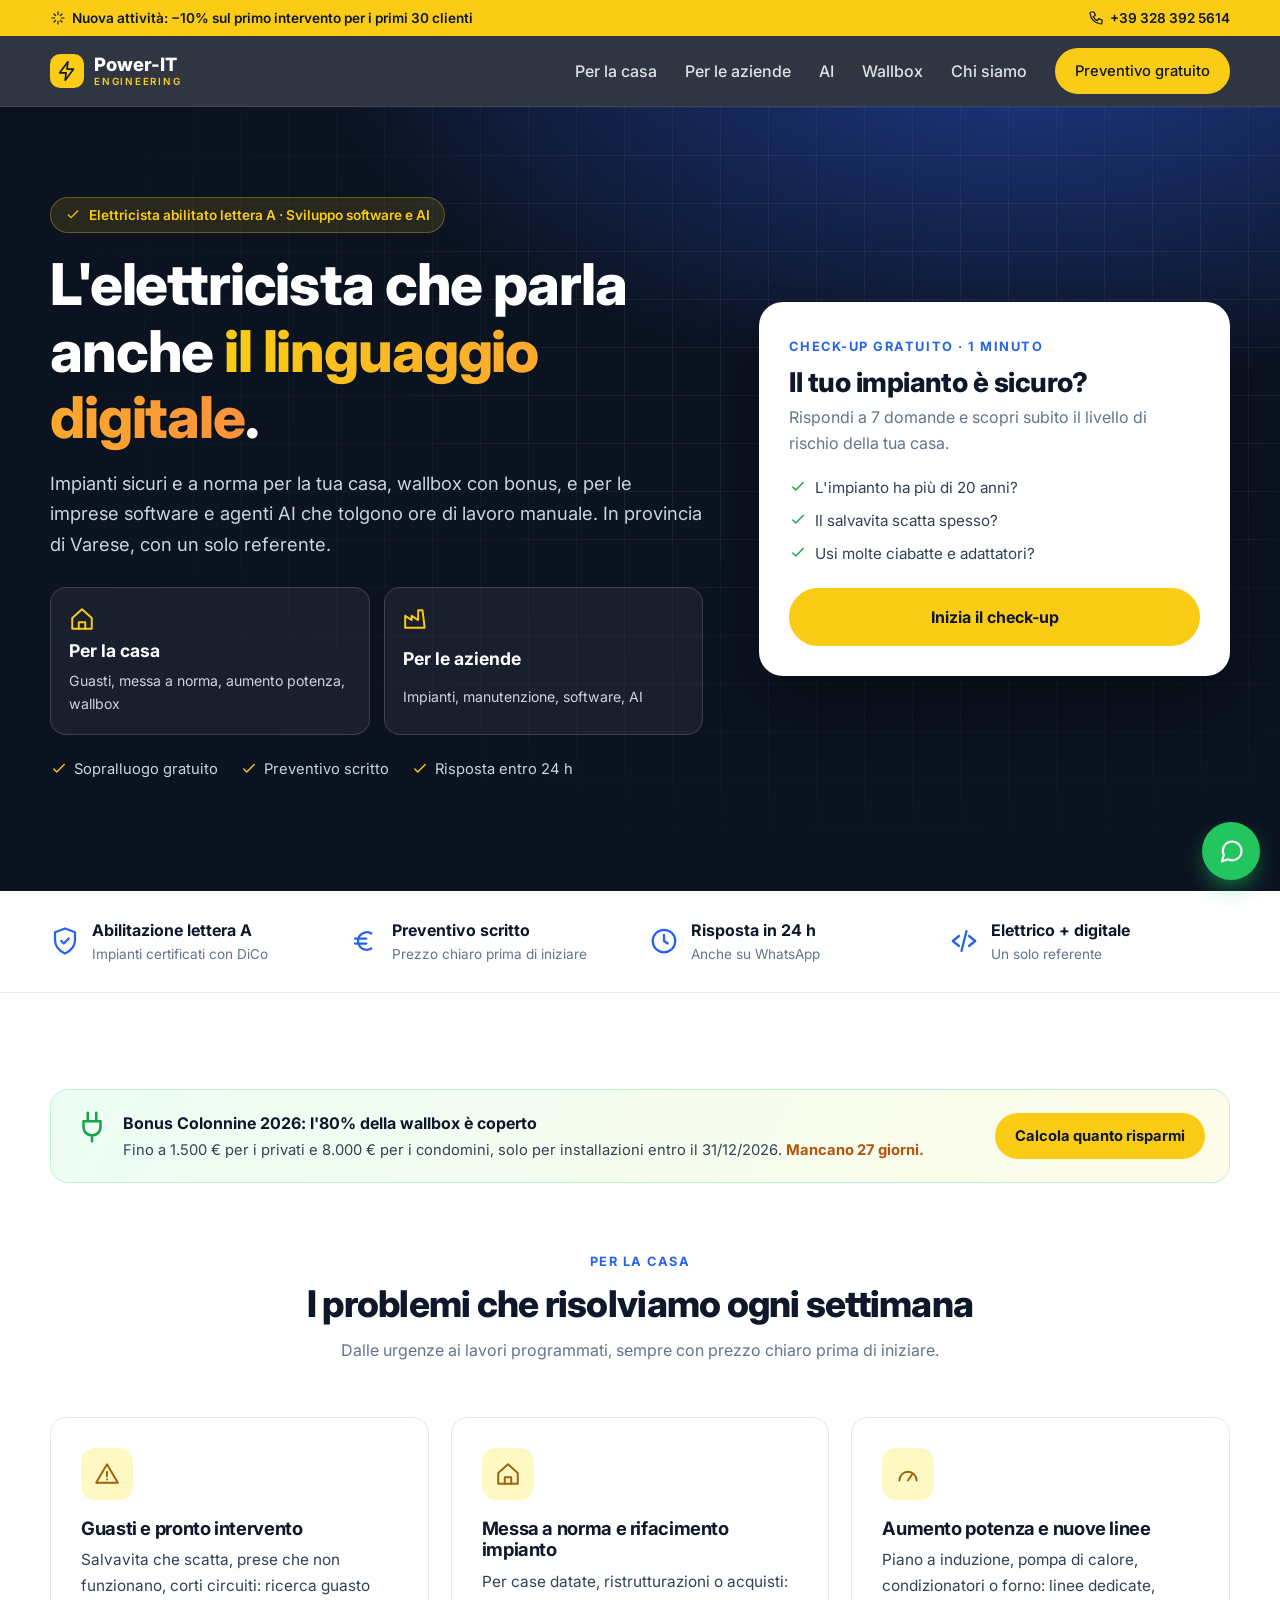
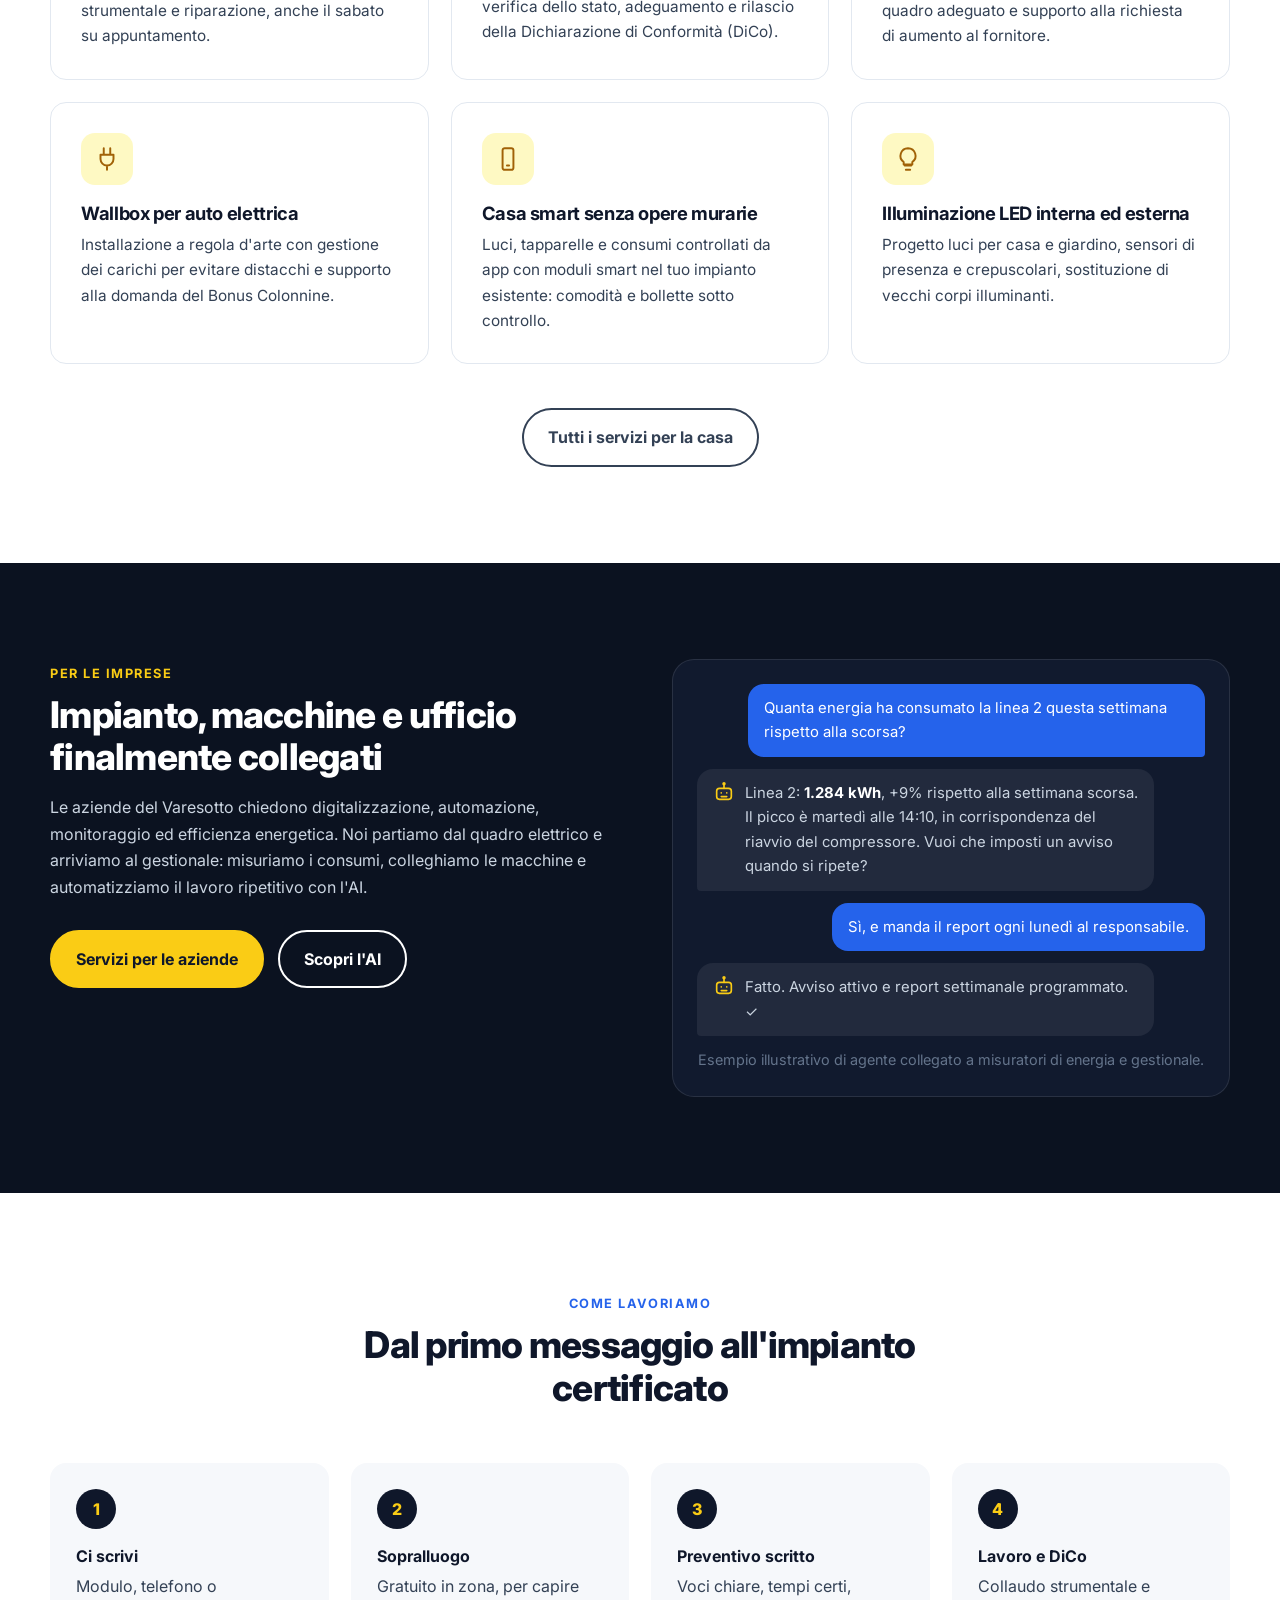
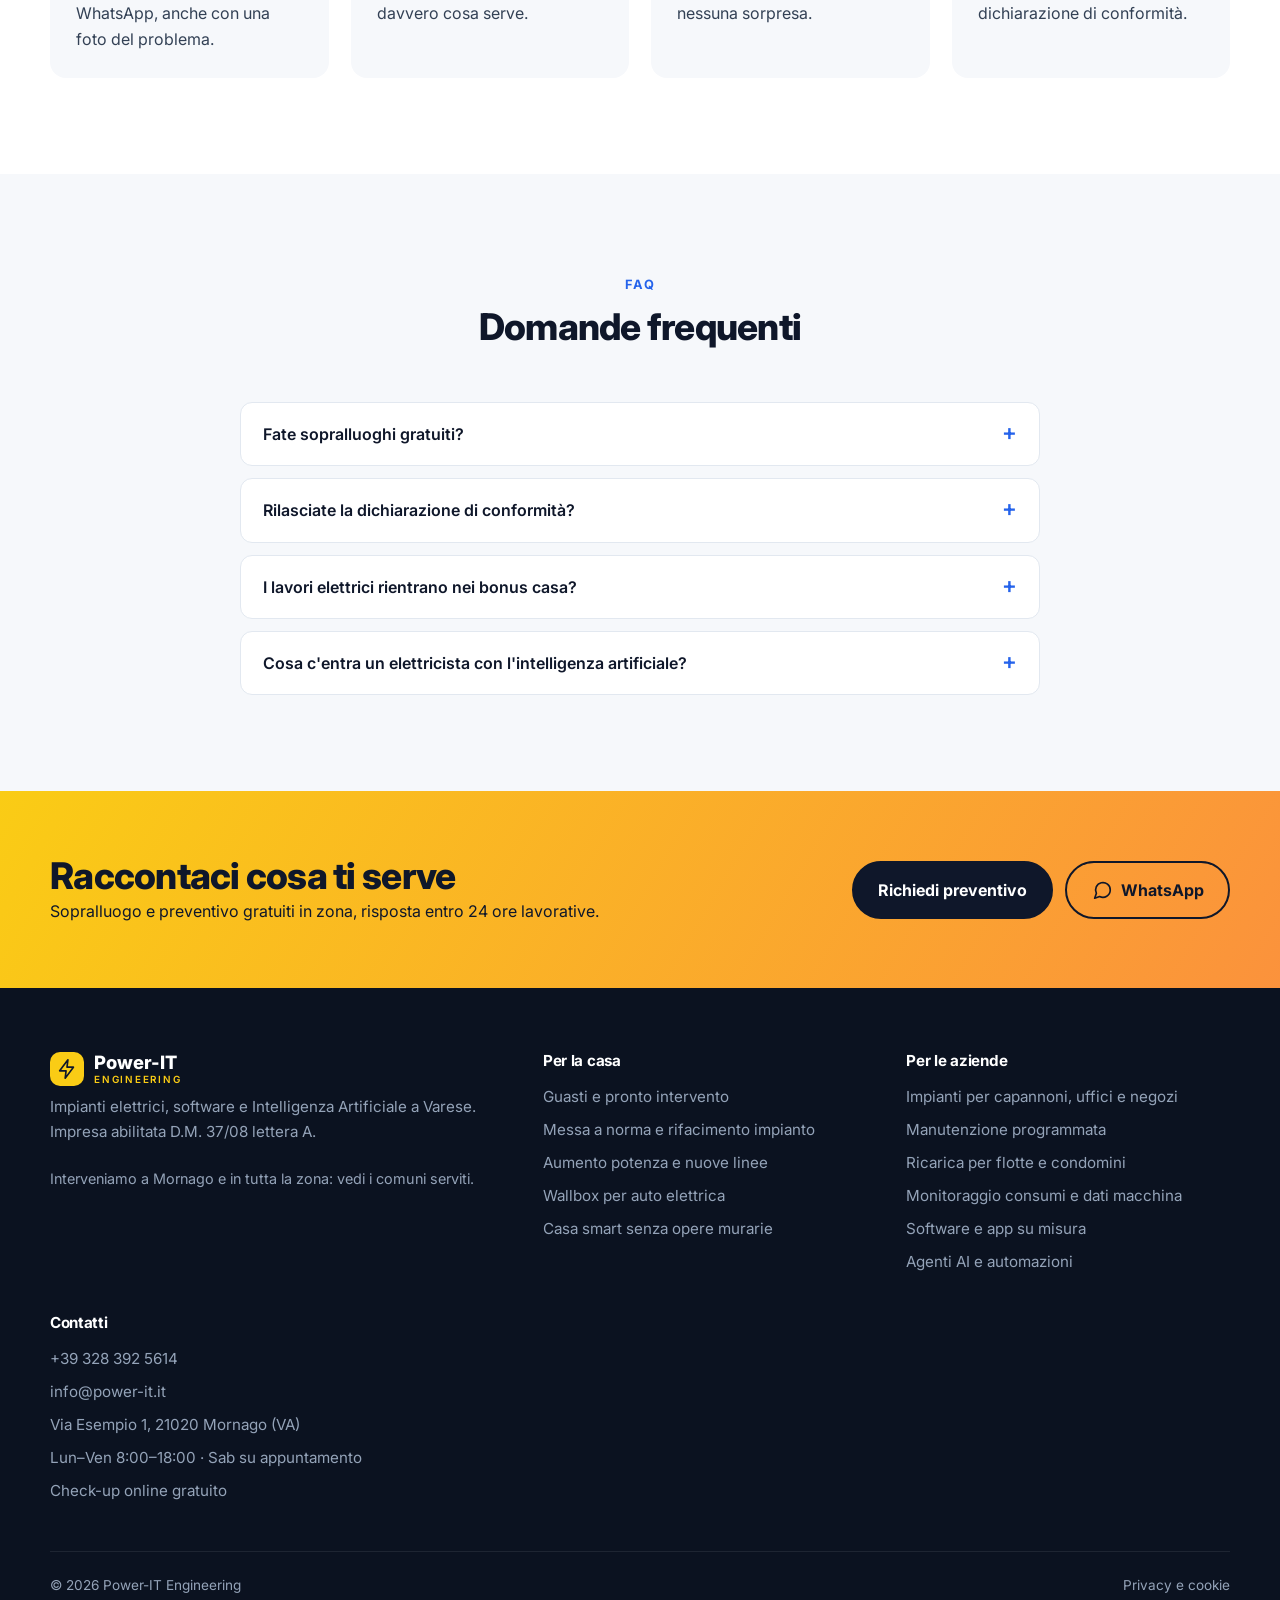
<file: index.html>
<!doctype html>
<html lang="it">
<head>
<meta charset="utf-8">
<meta name="viewport" content="width=device-width, initial-scale=1">
<title>Elettricista a Mornago e Varese – Impianti, wallbox, software e AI | Power-IT</title>
<meta name="description" content="Elettricista abilitato a Mornago (VA): guasti, messa a norma, aumento potenza, wallbox con Bonus Colonnine, cancelli automatici. Per le aziende software e agenti AI. Sopralluogo gratuito.">
<link rel="canonical" href="https://pasquale89-cmd.github.io/">
<meta name="robots" content="index, follow">
<meta name="theme-color" content="#0b1220">
<meta property="og:type" content="website"><meta property="og:locale" content="it_IT">
<meta property="og:site_name" content="Power-IT Engineering"><meta property="og:title" content="Elettricista a Mornago e Varese – Impianti, wallbox, software e AI | Power-IT">
<meta property="og:description" content="Elettricista abilitato a Mornago (VA): guasti, messa a norma, aumento potenza, wallbox con Bonus Colonnine, cancelli automatici. Per le aziende software e agenti AI. Sopralluogo gratuito."><meta property="og:url" content="https://pasquale89-cmd.github.io/">
<meta property="og:image" content="https://pasquale89-cmd.github.io/assets/og.png"><meta name="twitter:card" content="summary_large_image">
<link rel="icon" href="assets/favicon.svg" type="image/svg+xml"><link rel="manifest" href="site.webmanifest">
<link rel="preconnect" href="https://fonts.googleapis.com"><link rel="preconnect" href="https://fonts.gstatic.com" crossorigin>
<link href="https://fonts.googleapis.com/css2?family=Inter:wght@400;500;600;700;800&display=swap" rel="stylesheet">
<link rel="stylesheet" href="assets/style.css">
<script type="application/ld+json">{"@context": "https://schema.org", "@type": ["Electrician", "ProfessionalService"], "name": "Power-IT Engineering", "description": "Impianti elettrici, software e Intelligenza Artificiale a Varese", "url": "https://pasquale89-cmd.github.io", "telephone": "+39 328 392 5614", "email": "info@power-it.it", "image": "https://pasquale89-cmd.github.io/assets/og.png", "priceRange": "€€", "address": {"@type": "PostalAddress", "streetAddress": "Via Esempio 1", "postalCode": "21020", "addressLocality": "Mornago", "addressRegion": "VA", "addressCountry": "IT"}, "areaServed": [{"@type": "City", "name": "Mornago"}, {"@type": "City", "name": "Varese"}, {"@type": "City", "name": "Gallarate"}, {"@type": "City", "name": "Somma Lombardo"}, {"@type": "City", "name": "Sesto Calende"}, {"@type": "City", "name": "Vergiate"}, {"@type": "City", "name": "Arsago Seprio"}, {"@type": "City", "name": "Casorate Sempione"}, {"@type": "City", "name": "Cardano al Campo"}, {"@type": "City", "name": "Besnate"}, {"@type": "City", "name": "Crosio della Valle"}, {"@type": "City", "name": "Sumirago"}, {"@type": "City", "name": "Azzate"}, {"@type": "City", "name": "Castronno"}, {"@type": "City", "name": "Jerago con Orago"}, {"@type": "City", "name": "Cavaria con Premezzo"}, {"@type": "City", "name": "Oggiona con Santo Stefano"}, {"@type": "City", "name": "Busto Arsizio"}, {"@type": "City", "name": "Golasecca"}, {"@type": "City", "name": "Vizzola Ticino"}, {"@type": "City", "name": "Mercallo"}, {"@type": "City", "name": "Comabbio"}, {"@type": "City", "name": "Ternate"}, {"@type": "City", "name": "Travedona-Monate"}], "openingHoursSpecification": [{"@type": "OpeningHoursSpecification", "dayOfWeek": ["Monday", "Tuesday", "Wednesday", "Thursday", "Friday"], "opens": "08:00", "closes": "18:00"}], "hasOfferCatalog": {"@type": "OfferCatalog", "name": "Servizi", "itemListElement": [{"@type": "Offer", "itemOffered": {"@type": "Service", "name": "Guasti e pronto intervento", "description": "Salvavita che scatta, prese che non funzionano, corti circuiti: ricerca guasto strumentale e riparazione, anche il sabato su appuntamento."}}, {"@type": "Offer", "itemOffered": {"@type": "Service", "name": "Messa a norma e rifacimento impianto", "description": "Per case datate, ristrutturazioni o acquisti: verifica dello stato, adeguamento e rilascio della Dichiarazione di Conformità (DiCo)."}}, {"@type": "Offer", "itemOffered": {"@type": "Service", "name": "Aumento potenza e nuove linee", "description": "Piano a induzione, pompa di calore, condizionatori o forno: linee dedicate, quadro adeguato e supporto alla richiesta di aumento al fornitore."}}, {"@type": "Offer", "itemOffered": {"@type": "Service", "name": "Wallbox per auto elettrica", "description": "Installazione a regola d'arte con gestione dei carichi per evitare distacchi e supporto alla domanda del Bonus Colonnine."}}, {"@type": "Offer", "itemOffered": {"@type": "Service", "name": "Casa smart senza opere murarie", "description": "Luci, tapparelle e consumi controllati da app con moduli smart nel tuo impianto esistente: comodità e bollette sotto controllo."}}, {"@type": "Offer", "itemOffered": {"@type": "Service", "name": "Illuminazione LED interna ed esterna", "description": "Progetto luci per casa e giardino, sensori di presenza e crepuscolari, sostituzione di vecchi corpi illuminanti."}}, {"@type": "Offer", "itemOffered": {"@type": "Service", "name": "Cancelli e basculanti automatici", "description": "Motorizzazione, riparazione e messa in sicurezza di cancelli, box e barriere, con apertura da smartphone."}}, {"@type": "Offer", "itemOffered": {"@type": "Service", "name": "Check-up sicurezza impianto", "description": "Controllo di differenziali, impianto di terra, quadro e prese con misure strumentali e relazione chiara su cosa fare (e cosa no)."}}, {"@type": "Offer", "itemOffered": {"@type": "Service", "name": "Impianti per capannoni, uffici e negozi", "description": "Forza motrice, quadri elettrici, illuminazione LED industriale e adeguamenti per nuove macchine o nuovi layout produttivi."}}, {"@type": "Offer", "itemOffered": {"@type": "Service", "name": "Manutenzione programmata", "description": "Contratti di manutenzione elettrica con interventi pianificati e preparazione alle verifiche periodiche: meno fermi, meno sorprese."}}, {"@type": "Offer", "itemOffered": {"@type": "Service", "name": "Ricarica per flotte e condomini", "description": "Infrastrutture di ricarica per dipendenti, clienti e flotte aziendali; impianti condominiali con ripartizione dei consumi."}}, {"@type": "Offer", "itemOffered": {"@type": "Service", "name": "Monitoraggio consumi e dati macchina", "description": "Misuratori e sensori IoT sul quadro e sulle macchine, cruscotti online e allarmi: sai dove va ogni kWh e quando una macchina si ferma."}}, {"@type": "Offer", "itemOffered": {"@type": "Service", "name": "Software e app su misura", "description": "Gestionali, app per tecnici in campo, portali clienti e integrazioni tra programmi: costruiti sui tuoi processi, non il contrario."}}, {"@type": "Offer", "itemOffered": {"@type": "Service", "name": "Agenti AI e automazioni", "description": "Assistenti che leggono ordini, DDT e fatture, rispondono alle richieste ricorrenti e aggiornano il gestionale al posto tuo."}}]}}</script>
<script>window.CFG={"prezzi": {"wallbox": {"3.7": [550, 800], "7.4": [700, 1100], "11": [900, 1400], "22": [1100, 1700]}, "posa_base": [350, 600], "metro_extra": [15, 25], "linea_dedicata": [150, 300], "gestione_carichi": [120, 250], "condominio_extra": [800, 1800], "bonus_pct": 80, "cap_privato": 1500, "cap_condominio": 8000}, "fineBonus": "2026-12-31", "wa": "393283925614"}</script>
<script type="application/ld+json">{"@context": "https://schema.org", "@type": "FAQPage", "mainEntity": [{"@type": "Question", "name": "Fate sopralluoghi gratuiti?", "acceptedAnswer": {"@type": "Answer", "text": "Sì, a Mornago e nei comuni della zona il sopralluogo per il preventivo è gratuito e senza impegno."}}, {"@type": "Question", "name": "Rilasciate la dichiarazione di conformità?", "acceptedAnswer": {"@type": "Answer", "text": "Sì: per ogni impianto realizzato, ampliato o modificato rilasciamo la DiCo ai sensi del D.M. 37/08, necessaria anche per bonus fiscali e pratiche con il fornitore di energia."}}, {"@type": "Question", "name": "I lavori elettrici rientrano nei bonus casa?", "acceptedAnswer": {"@type": "Answer", "text": "Il rifacimento e la messa a norma dell'impianto possono rientrare nella detrazione per ristrutturazione (per il 2026 il 50% sull'abitazione principale e il 36% sulle altre). Ti forniamo fattura e documentazione corrette; la verifica dei requisiti spetta al tuo commercialista o CAF."}}, {"@type": "Question", "name": "Cosa c'entra un elettricista con l'intelligenza artificiale?", "acceptedAnswer": {"@type": "Answer", "text": "Oggi impianti, macchine e uffici producono dati e vivono di software. Unire le due competenze permette di collegare consumi, macchinari e gestionale, e di automatizzare il lavoro d'ufficio, con un unico interlocutore."}}]}</script>
</head>
<body>
<a class="skip" href="#main">Vai al contenuto</a>
<div class="topbar"><div class="wrap topbar-in"><span><svg class="ic" viewBox="0 0 24 24" fill="none" stroke="currentColor" stroke-width="1.8" stroke-linecap="round" stroke-linejoin="round" aria-hidden="true"><path d="M12 3v4M12 17v4M3 12h4M17 12h4M6 6l2.5 2.5M15.5 15.5 18 18M6 18l2.5-2.5M15.5 8.5 18 6"/></svg> Nuova attività: −10% sul primo intervento per i primi 30 clienti</span><a href="tel:+393283925614"><svg class="ic" viewBox="0 0 24 24" fill="none" stroke="currentColor" stroke-width="1.8" stroke-linecap="round" stroke-linejoin="round" aria-hidden="true"><path d="M5 3h4l2 5-3 2a12 12 0 0 0 6 6l2-3 5 2v4a2 2 0 0 1-2 2A18 18 0 0 1 3 5a2 2 0 0 1 2-2z"/></svg> +39 328 392 5614</a></div></div>
<header class="hdr">
 <div class="wrap hdr-in">
  <a class="logo" href="index.html" aria-label="Power-IT Engineering – home"><svg class="logo-ic" viewBox="0 0 24 24" fill="none" stroke="currentColor" stroke-width="1.8" stroke-linecap="round" stroke-linejoin="round" aria-hidden="true"><path d="M13 2 4 14h7l-1 8 9-12h-7z"/></svg><span>Power-IT<small>Engineering</small></span></a>
  <button class="burger" aria-label="Menu" aria-expanded="false" aria-controls="nav"><span></span><span></span><span></span></button>
  <nav id="nav" class="nav"><a href="privati.html">Per la casa</a><a href="aziende.html">Per le aziende</a><a href="intelligenza-artificiale.html">AI</a><a href="wallbox.html">Wallbox</a><a href="chi-siamo.html">Chi siamo</a><a class="btn btn-sm" href="contatti.html">Preventivo gratuito</a></nav>
 </div>
</header>
<main id="main">

<section class="hero">
 <div class="hero-grid" aria-hidden="true"></div>
 <div class="wrap hero-in">
  <div class="hero-txt">
   <span class="pill"><svg class="ic" viewBox="0 0 24 24" fill="none" stroke="currentColor" stroke-width="1.8" stroke-linecap="round" stroke-linejoin="round" aria-hidden="true"><path d="m5 12 4 4 10-10"/></svg> Elettricista abilitato lettera A · Sviluppo software e AI</span>
   <h1>L'elettricista che parla anche <span class="hl">il linguaggio digitale</span>.</h1>
   <p class="lead">Impianti sicuri e a norma per la tua casa, wallbox con bonus, e per le imprese software e agenti AI che tolgono ore di lavoro manuale. In provincia di Varese, con un solo referente.</p>
   <div class="aud">
    <a class="aud-card" href="privati.html"><svg class="ic" viewBox="0 0 24 24" fill="none" stroke="currentColor" stroke-width="1.8" stroke-linecap="round" stroke-linejoin="round" aria-hidden="true"><path d="M3 11 12 3l9 8v10H3z"/><path d="M9 21v-6h6v6"/></svg><b>Per la casa</b><span>Guasti, messa a norma, aumento potenza, wallbox</span></a>
    <a class="aud-card" href="aziende.html"><svg class="ic" viewBox="0 0 24 24" fill="none" stroke="currentColor" stroke-width="1.8" stroke-linecap="round" stroke-linejoin="round" aria-hidden="true"><path d="M2 20V9l6 4V9l6 4V4h4l2 16z"/></svg><b>Per le aziende</b><span>Impianti, manutenzione, software, AI</span></a>
   </div>
   <ul class="hero-ticks"><li><svg class="ic" viewBox="0 0 24 24" fill="none" stroke="currentColor" stroke-width="1.8" stroke-linecap="round" stroke-linejoin="round" aria-hidden="true"><path d="m5 12 4 4 10-10"/></svg> Sopralluogo gratuito</li><li><svg class="ic" viewBox="0 0 24 24" fill="none" stroke="currentColor" stroke-width="1.8" stroke-linecap="round" stroke-linejoin="round" aria-hidden="true"><path d="m5 12 4 4 10-10"/></svg> Preventivo scritto</li><li><svg class="ic" viewBox="0 0 24 24" fill="none" stroke="currentColor" stroke-width="1.8" stroke-linecap="round" stroke-linejoin="round" aria-hidden="true"><path d="m5 12 4 4 10-10"/></svg> Risposta entro 24 h</li></ul>
  </div>
  <div class="hero-quiz reveal">
   <span class="eyebrow">Check-up gratuito · 1 minuto</span>
   <h2>Il tuo impianto è sicuro?</h2>
   <p class="muted">Rispondi a 7 domande e scopri subito il livello di rischio della tua casa.</p>
   <ul class="mini-q"><li><svg class="ic" viewBox="0 0 24 24" fill="none" stroke="currentColor" stroke-width="1.8" stroke-linecap="round" stroke-linejoin="round" aria-hidden="true"><path d="m5 12 4 4 10-10"/></svg> L'impianto ha più di 20 anni?</li><li><svg class="ic" viewBox="0 0 24 24" fill="none" stroke="currentColor" stroke-width="1.8" stroke-linecap="round" stroke-linejoin="round" aria-hidden="true"><path d="m5 12 4 4 10-10"/></svg> Il salvavita scatta spesso?</li><li><svg class="ic" viewBox="0 0 24 24" fill="none" stroke="currentColor" stroke-width="1.8" stroke-linecap="round" stroke-linejoin="round" aria-hidden="true"><path d="m5 12 4 4 10-10"/></svg> Usi molte ciabatte e adattatori?</li></ul>
   <a class="btn btn-full" href="check-up.html">Inizia il check-up</a>
  </div>
 </div>
</section>
<section class="trust"><div class="wrap trust-in">
 <div><svg class="ic" viewBox="0 0 24 24" fill="none" stroke="currentColor" stroke-width="1.8" stroke-linecap="round" stroke-linejoin="round" aria-hidden="true"><path d="M12 2 4 5v6c0 5 3.5 9 8 11 4.5-2 8-6 8-11V5z"/><path d="m9 12 2 2 4-4"/></svg><b>Abilitazione lettera A</b><span>Impianti certificati con DiCo</span></div>
 <div><svg class="ic" viewBox="0 0 24 24" fill="none" stroke="currentColor" stroke-width="1.8" stroke-linecap="round" stroke-linejoin="round" aria-hidden="true"><path d="M17 6a7 7 0 1 0 0 12M4 10h9M4 14h9"/></svg><b>Preventivo scritto</b><span>Prezzo chiaro prima di iniziare</span></div>
 <div><svg class="ic" viewBox="0 0 24 24" fill="none" stroke="currentColor" stroke-width="1.8" stroke-linecap="round" stroke-linejoin="round" aria-hidden="true"><circle cx="12" cy="12" r="9"/><path d="M12 7v5l3 2"/></svg><b>Risposta in 24 h</b><span>Anche su WhatsApp</span></div>
 <div><svg class="ic" viewBox="0 0 24 24" fill="none" stroke="currentColor" stroke-width="1.8" stroke-linecap="round" stroke-linejoin="round" aria-hidden="true"><path d="m8 8-5 4 5 4M16 8l5 4-5 4M14 4l-4 16"/></svg><b>Elettrico + digitale</b><span>Un solo referente</span></div>
</div></section>
<section class="sec"><div class="wrap">
 <div class="bonus-banner reveal"><div><svg class="ic" viewBox="0 0 24 24" fill="none" stroke="currentColor" stroke-width="1.8" stroke-linecap="round" stroke-linejoin="round" aria-hidden="true"><path d="M9 2v6M15 2v6M6 8h12v4a6 6 0 0 1-12 0zM12 18v4"/></svg><div><b>Bonus Colonnine 2026: l'80% della wallbox è coperto</b>
<span>Fino a 1.500 € per i privati e 8.000 € per i condomini, solo per installazioni entro il 31/12/2026. <span class="countdown" data-until="2026-12-31"></span></span></div></div>
<a class="btn btn-sm" href="wallbox.html">Calcola quanto risparmi</a></div>
 <div class="sec-hd"><span class="eyebrow">Per la casa</span><h2>I problemi che risolviamo ogni settimana</h2><p>Dalle urgenze ai lavori programmati, sempre con prezzo chiaro prima di iniziare.</p></div>
 <div class="cards"><a class="card reveal" href="privati.html#guasto"><div class="card-ic"><svg class="ic" viewBox="0 0 24 24" fill="none" stroke="currentColor" stroke-width="1.8" stroke-linecap="round" stroke-linejoin="round" aria-hidden="true"><path d="M12 3 2 20h20z"/><path d="M12 10v4M12 17h.01"/></svg></div><h3>Guasti e pronto intervento</h3><p>Salvavita che scatta, prese che non funzionano, corti circuiti: ricerca guasto strumentale e riparazione, anche il sabato su appuntamento.</p></a><a class="card reveal" href="privati.html#adeguamento"><div class="card-ic"><svg class="ic" viewBox="0 0 24 24" fill="none" stroke="currentColor" stroke-width="1.8" stroke-linecap="round" stroke-linejoin="round" aria-hidden="true"><path d="M3 11 12 3l9 8v10H3z"/><path d="M9 21v-6h6v6"/></svg></div><h3>Messa a norma e rifacimento impianto</h3><p>Per case datate, ristrutturazioni o acquisti: verifica dello stato, adeguamento e rilascio della Dichiarazione di Conformità (DiCo).</p></a><a class="card reveal" href="privati.html#potenza"><div class="card-ic"><svg class="ic" viewBox="0 0 24 24" fill="none" stroke="currentColor" stroke-width="1.8" stroke-linecap="round" stroke-linejoin="round" aria-hidden="true"><path d="M4 18a8 8 0 1 1 16 0"/><path d="m12 18 4-6"/></svg></div><h3>Aumento potenza e nuove linee</h3><p>Piano a induzione, pompa di calore, condizionatori o forno: linee dedicate, quadro adeguato e supporto alla richiesta di aumento al fornitore.</p></a><a class="card reveal" href="privati.html#wallbox"><div class="card-ic"><svg class="ic" viewBox="0 0 24 24" fill="none" stroke="currentColor" stroke-width="1.8" stroke-linecap="round" stroke-linejoin="round" aria-hidden="true"><path d="M9 2v6M15 2v6M6 8h12v4a6 6 0 0 1-12 0zM12 18v4"/></svg></div><h3>Wallbox per auto elettrica</h3><p>Installazione a regola d'arte con gestione dei carichi per evitare distacchi e supporto alla domanda del Bonus Colonnine.</p></a><a class="card reveal" href="privati.html#smart"><div class="card-ic"><svg class="ic" viewBox="0 0 24 24" fill="none" stroke="currentColor" stroke-width="1.8" stroke-linecap="round" stroke-linejoin="round" aria-hidden="true"><rect x="7" y="2" width="10" height="20" rx="2"/><path d="M11 18h2"/></svg></div><h3>Casa smart senza opere murarie</h3><p>Luci, tapparelle e consumi controllati da app con moduli smart nel tuo impianto esistente: comodità e bollette sotto controllo.</p></a><a class="card reveal" href="privati.html#led"><div class="card-ic"><svg class="ic" viewBox="0 0 24 24" fill="none" stroke="currentColor" stroke-width="1.8" stroke-linecap="round" stroke-linejoin="round" aria-hidden="true"><path d="M9 18h6M10 22h4M12 2a7 7 0 0 0-4 12.7V17h8v-2.3A7 7 0 0 0 12 2z"/></svg></div><h3>Illuminazione LED interna ed esterna</h3><p>Progetto luci per casa e giardino, sensori di presenza e crepuscolari, sostituzione di vecchi corpi illuminanti.</p></a></div>
 <div class="center"><a class="btn btn-ghost" href="privati.html">Tutti i servizi per la casa</a></div>
</div></section>
<section class="sec sec-dark"><div class="wrap split">
 <div><span class="eyebrow">Per le imprese</span><h2>Impianto, macchine e ufficio finalmente collegati</h2>
  <p>Le aziende del Varesotto chiedono digitalizzazione, automazione, monitoraggio ed efficienza energetica. Noi partiamo dal quadro elettrico e arriviamo al gestionale: misuriamo i consumi, colleghiamo le macchine e automatizziamo il lavoro ripetitivo con l'AI.</p>
  <div class="hero-btns"><a class="btn" href="aziende.html">Servizi per le aziende</a><a class="btn btn-ghost" href="intelligenza-artificiale.html">Scopri l'AI</a></div></div>
 <div class="ai-demo reveal">
  <div class="ai-row user">Quanta energia ha consumato la linea 2 questa settimana rispetto alla scorsa?</div>
  <div class="ai-row bot"><svg class="ic" viewBox="0 0 24 24" fill="none" stroke="currentColor" stroke-width="1.8" stroke-linecap="round" stroke-linejoin="round" aria-hidden="true"><rect x="4" y="8" width="16" height="12" rx="3"/><path d="M12 8V4M9 13h.01M15 13h.01M9 17h6"/><circle cx="12" cy="3" r="1"/></svg><span>Linea 2: <b>1.284 kWh</b>, +9% rispetto alla settimana scorsa. Il picco è martedì alle 14:10, in corrispondenza del riavvio del compressore. Vuoi che imposti un avviso quando si ripete?</span></div>
  <div class="ai-row user">Sì, e manda il report ogni lunedì al responsabile.</div>
  <div class="ai-row bot"><svg class="ic" viewBox="0 0 24 24" fill="none" stroke="currentColor" stroke-width="1.8" stroke-linecap="round" stroke-linejoin="round" aria-hidden="true"><rect x="4" y="8" width="16" height="12" rx="3"/><path d="M12 8V4M9 13h.01M15 13h.01M9 17h6"/><circle cx="12" cy="3" r="1"/></svg><span>Fatto. Avviso attivo e report settimanale programmato. ✓</span></div>
  <p class="small muted center">Esempio illustrativo di agente collegato a misuratori di energia e gestionale.</p>
 </div>
</div></section>
<section class="sec"><div class="wrap">
 <div class="sec-hd"><span class="eyebrow">Come lavoriamo</span><h2>Dal primo messaggio all'impianto certificato</h2></div>
 <ol class="steps-h">
  <li><b>Ci scrivi</b><span>Modulo, telefono o WhatsApp, anche con una foto del problema.</span></li>
  <li><b>Sopralluogo</b><span>Gratuito in zona, per capire davvero cosa serve.</span></li>
  <li><b>Preventivo scritto</b><span>Voci chiare, tempi certi, nessuna sorpresa.</span></li>
  <li><b>Lavoro e DiCo</b><span>Collaudo strumentale e dichiarazione di conformità.</span></li>
 </ol>
</div></section>
<section class="sec sec-alt"><div class="wrap"><div class="sec-hd"><span class="eyebrow">FAQ</span><h2>Domande frequenti</h2></div><div class="faq"><details><summary>Fate sopralluoghi gratuiti?</summary><p>Sì, a Mornago e nei comuni della zona il sopralluogo per il preventivo è gratuito e senza impegno.</p></details><details><summary>Rilasciate la dichiarazione di conformità?</summary><p>Sì: per ogni impianto realizzato, ampliato o modificato rilasciamo la DiCo ai sensi del D.M. 37/08, necessaria anche per bonus fiscali e pratiche con il fornitore di energia.</p></details><details><summary>I lavori elettrici rientrano nei bonus casa?</summary><p>Il rifacimento e la messa a norma dell'impianto possono rientrare nella detrazione per ristrutturazione (per il 2026 il 50% sull'abitazione principale e il 36% sulle altre). Ti forniamo fattura e documentazione corrette; la verifica dei requisiti spetta al tuo commercialista o CAF.</p></details><details><summary>Cosa c'entra un elettricista con l'intelligenza artificiale?</summary><p>Oggi impianti, macchine e uffici producono dati e vivono di software. Unire le due competenze permette di collegare consumi, macchinari e gestionale, e di automatizzare il lavoro d'ufficio, con un unico interlocutore.</p></details></div></div></section>
<section class="cta"><div class="wrap cta-in"><div><h2>Raccontaci cosa ti serve</h2><p>Sopralluogo e preventivo gratuiti in zona, risposta entro 24 ore lavorative.</p></div>
<div class="cta-btns"><a class="btn" href="contatti.html">Richiedi preventivo</a>
<a class="btn btn-ghost" href="https://wa.me/393283925614" target="_blank" rel="noopener"><svg class="ic" viewBox="0 0 24 24" fill="none" stroke="currentColor" stroke-width="1.8" stroke-linecap="round" stroke-linejoin="round" aria-hidden="true"><path d="M21 12a8 8 0 0 1-11.6 7.1L4 21l1.9-5.4A8 8 0 1 1 21 12z"/></svg> WhatsApp</a></div></div></section>
</main>
<footer class="ftr">
 <div class="wrap ftr-grid">
  <div><a class="logo" href="index.html"><svg class="logo-ic" viewBox="0 0 24 24" fill="none" stroke="currentColor" stroke-width="1.8" stroke-linecap="round" stroke-linejoin="round" aria-hidden="true"><path d="M13 2 4 14h7l-1 8 9-12h-7z"/></svg><span>Power-IT<small>Engineering</small></span></a>
   <p class="muted">Impianti elettrici, software e Intelligenza Artificiale a Varese. Impresa abilitata D.M. 37/08 lettera A.</p>
   <p class="muted small">Interveniamo a Mornago e in tutta la zona: <a href="zone.html">vedi i comuni serviti</a>.</p></div>
  <div><h4>Per la casa</h4><a href="privati.html#guasto">Guasti e pronto intervento</a><a href="privati.html#adeguamento">Messa a norma e rifacimento impianto</a><a href="privati.html#potenza">Aumento potenza e nuove linee</a><a href="privati.html#wallbox">Wallbox per auto elettrica</a><a href="privati.html#smart">Casa smart senza opere murarie</a></div>
  <div><h4>Per le aziende</h4><a href="aziende.html#impianti-aziende">Impianti per capannoni, uffici e negozi</a><a href="aziende.html#manutenzione">Manutenzione programmata</a><a href="aziende.html#wallbox-aziende">Ricarica per flotte e condomini</a><a href="aziende.html#iot">Monitoraggio consumi e dati macchina</a><a href="aziende.html#software">Software e app su misura</a><a href="aziende.html#ai">Agenti AI e automazioni</a></div>
  <div><h4>Contatti</h4>
   <a href="tel:+393283925614">+39 328 392 5614</a><a href="mailto:info@power-it.it">info@power-it.it</a>
   <span class="muted">Via Esempio 1, 21020 Mornago (VA)</span><span class="muted">Lun–Ven 8:00–18:00 · Sab su appuntamento</span>
   <a href="check-up.html">Check-up online gratuito</a></div>
 </div>
 <div class="wrap ftr-bot"><span>© 2026 Power-IT Engineering</span><span><a href="privacy.html">Privacy e cookie</a></span></div>
</footer>
<a class="wa-float" href="https://wa.me/393283925614?text=Ciao%2C%20vorrei%20informazioni" target="_blank" rel="noopener" aria-label="Scrivici su WhatsApp"><svg class="ic" viewBox="0 0 24 24" fill="none" stroke="currentColor" stroke-width="1.8" stroke-linecap="round" stroke-linejoin="round" aria-hidden="true"><path d="M21 12a8 8 0 0 1-11.6 7.1L4 21l1.9-5.4A8 8 0 1 1 21 12z"/></svg></a>
<nav class="mbar" aria-label="Azioni rapide">
 <a href="tel:+393283925614"><svg class="ic" viewBox="0 0 24 24" fill="none" stroke="currentColor" stroke-width="1.8" stroke-linecap="round" stroke-linejoin="round" aria-hidden="true"><path d="M5 3h4l2 5-3 2a12 12 0 0 0 6 6l2-3 5 2v4a2 2 0 0 1-2 2A18 18 0 0 1 3 5a2 2 0 0 1 2-2z"/></svg><span>Chiama</span></a>
 <a href="https://wa.me/393283925614" target="_blank" rel="noopener"><svg class="ic" viewBox="0 0 24 24" fill="none" stroke="currentColor" stroke-width="1.8" stroke-linecap="round" stroke-linejoin="round" aria-hidden="true"><path d="M21 12a8 8 0 0 1-11.6 7.1L4 21l1.9-5.4A8 8 0 1 1 21 12z"/></svg><span>WhatsApp</span></a>
 <a class="hot" href="contatti.html"><svg class="ic" viewBox="0 0 24 24" fill="none" stroke="currentColor" stroke-width="1.8" stroke-linecap="round" stroke-linejoin="round" aria-hidden="true"><path d="M17 6a7 7 0 1 0 0 12M4 10h9M4 14h9"/></svg><span>Preventivo</span></a>
</nav>
<script src="assets/main.js" defer></script>
</body>
</html>
</file>
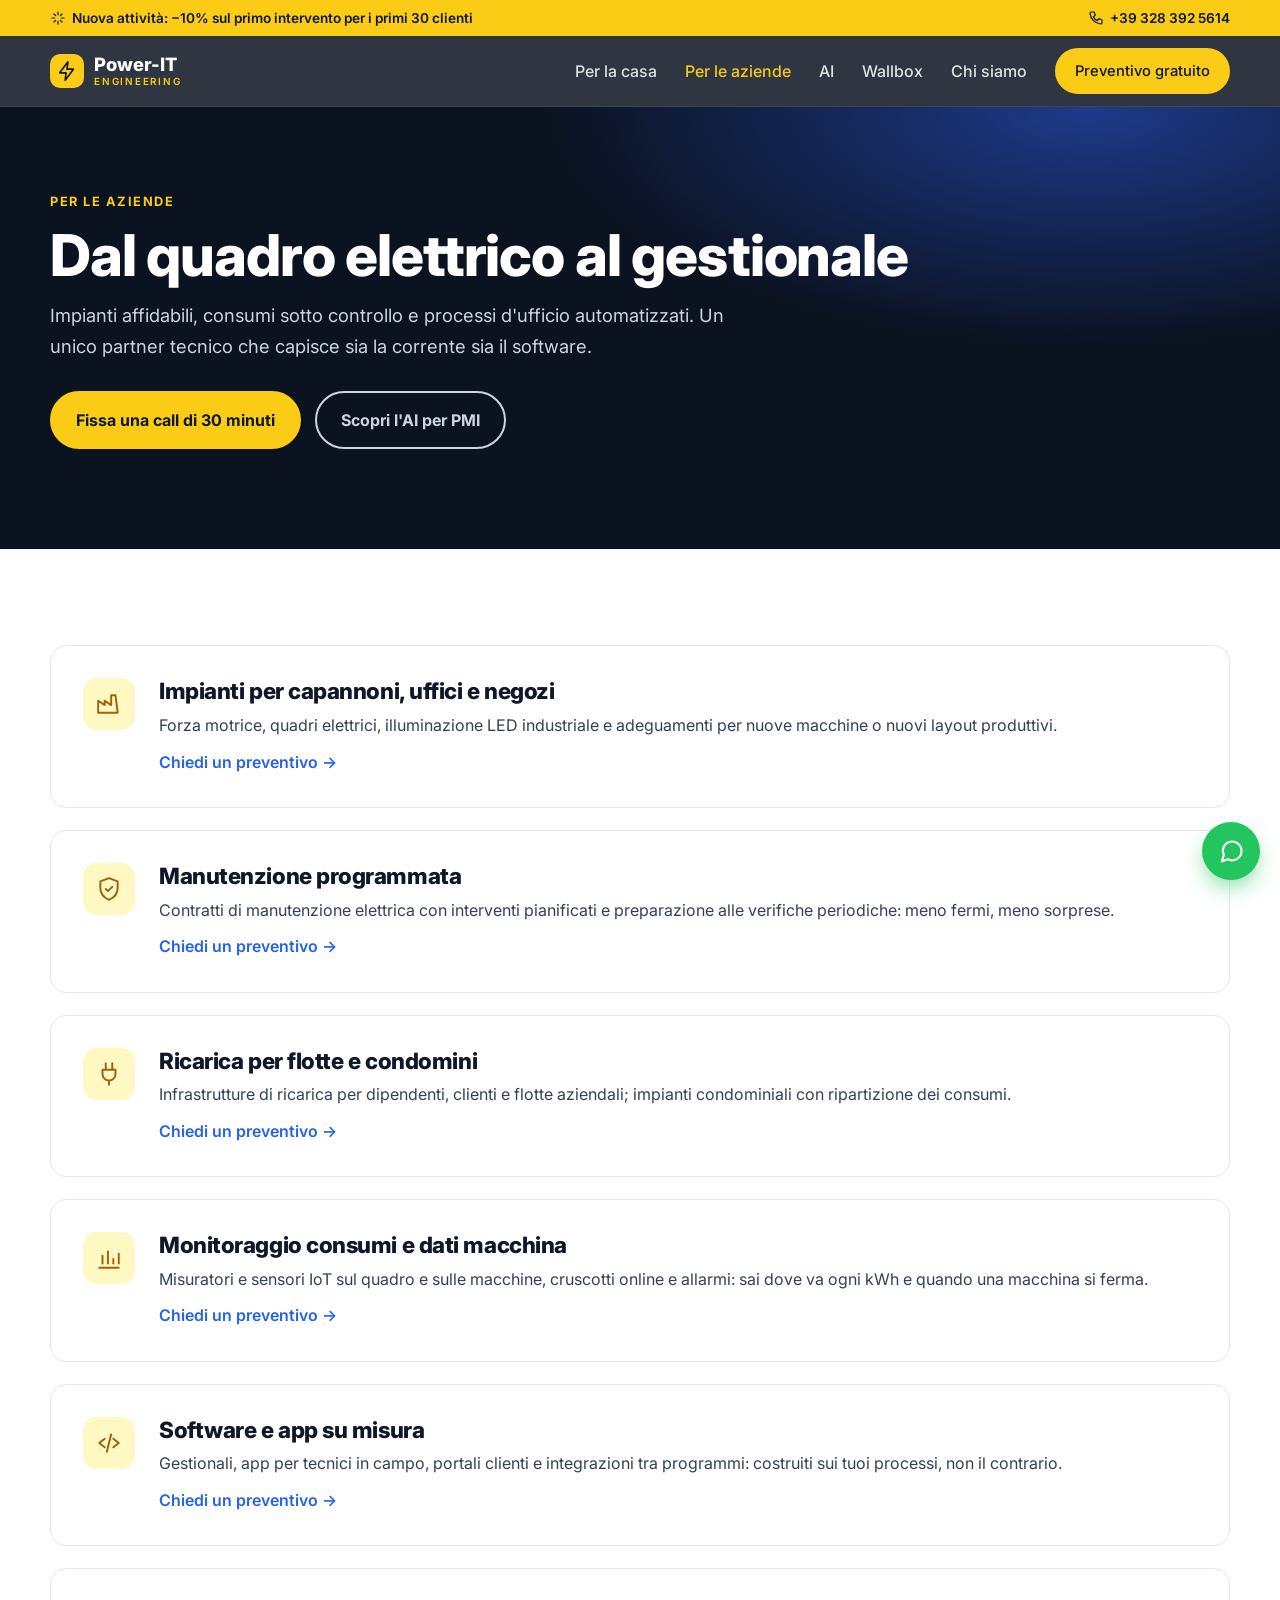
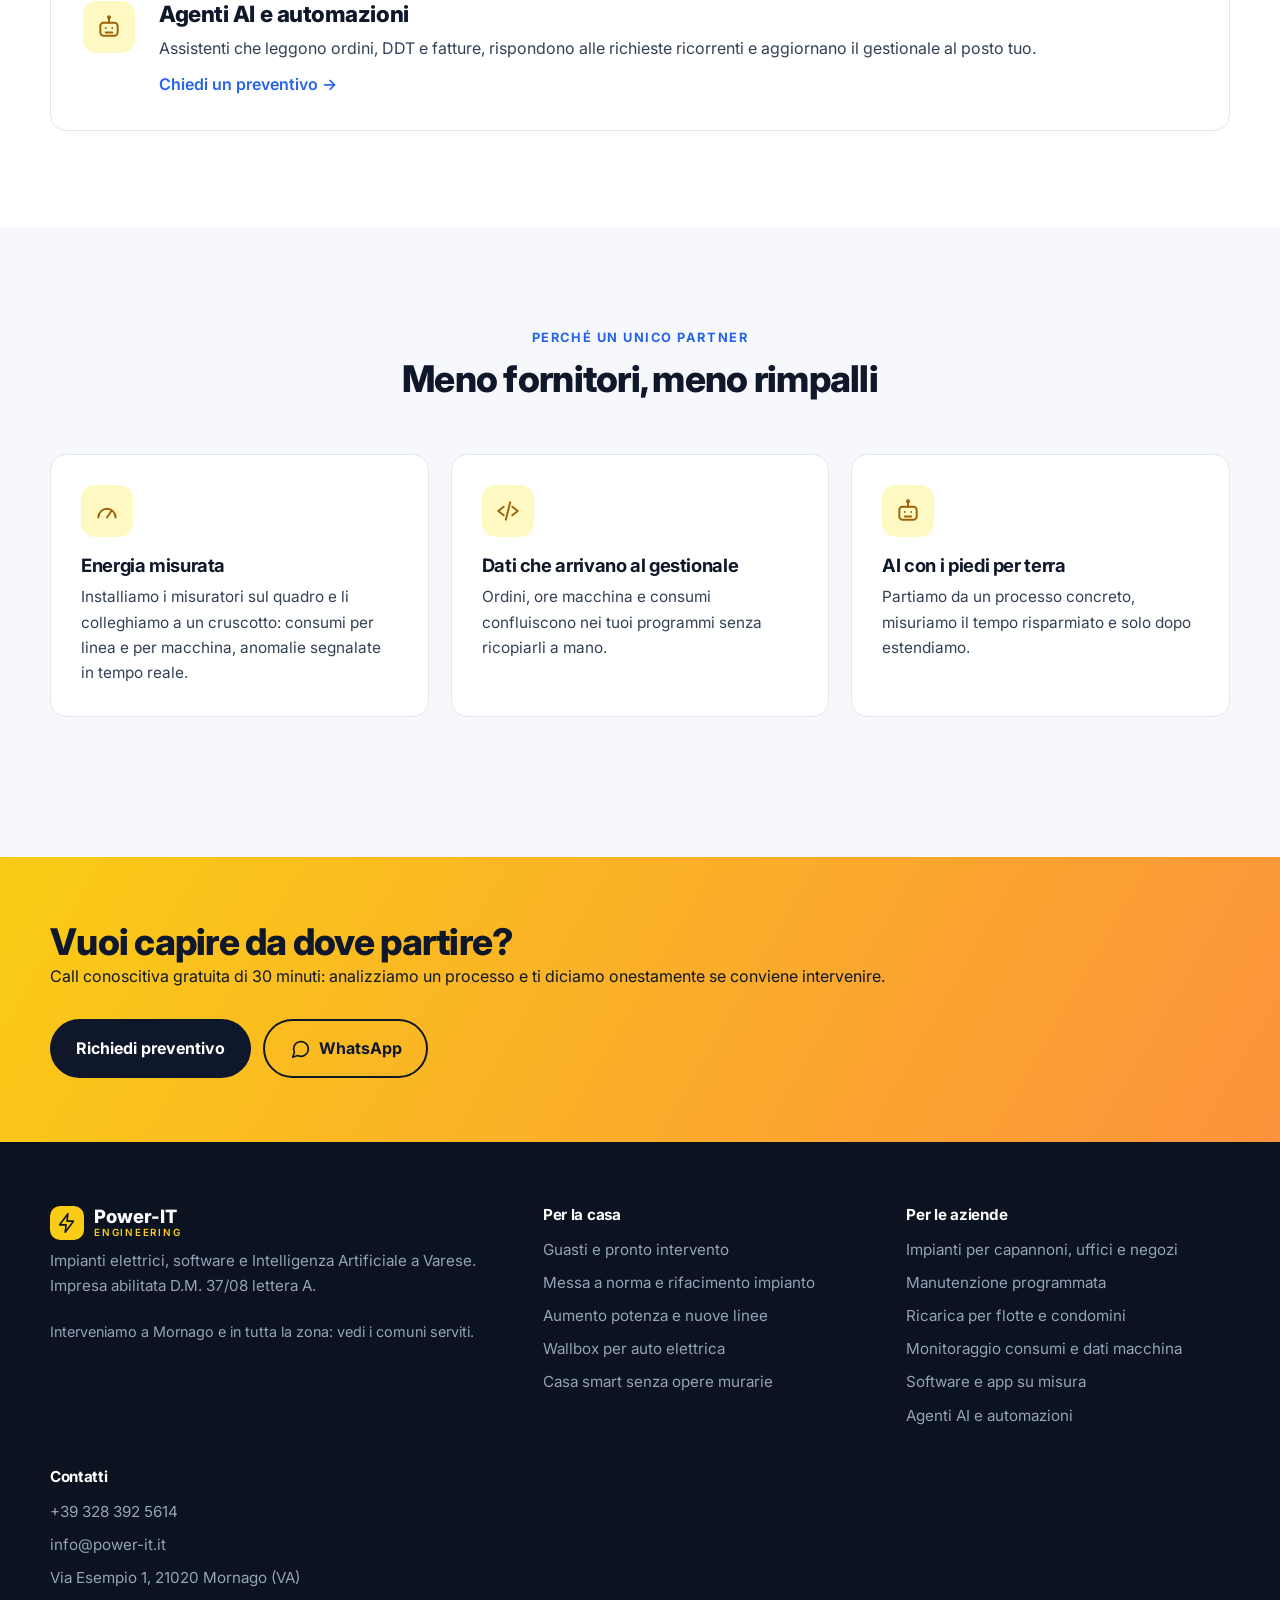
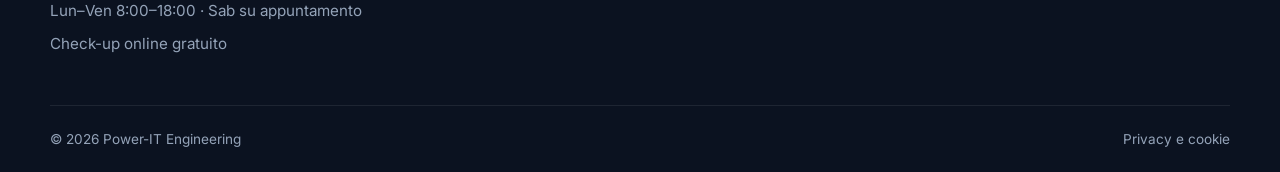
<file: aziende.html>
<!doctype html>
<html lang="it">
<head>
<meta charset="utf-8">
<meta name="viewport" content="width=device-width, initial-scale=1">
<title>Impianti elettrici, software e AI per aziende | Power-IT Engineering</title>
<meta name="description" content="Impianti elettrici e manutenzione per capannoni, uffici e negozi; monitoraggio consumi IoT, software su misura e agenti AI per PMI in provincia di Varese.">
<link rel="canonical" href="https://pasquale89-cmd.github.io/aziende.html">
<meta name="robots" content="index, follow">
<meta name="theme-color" content="#0b1220">
<meta property="og:type" content="website"><meta property="og:locale" content="it_IT">
<meta property="og:site_name" content="Power-IT Engineering"><meta property="og:title" content="Impianti elettrici, software e AI per aziende | Power-IT Engineering">
<meta property="og:description" content="Impianti elettrici e manutenzione per capannoni, uffici e negozi; monitoraggio consumi IoT, software su misura e agenti AI per PMI in provincia di Varese."><meta property="og:url" content="https://pasquale89-cmd.github.io/aziende.html">
<meta property="og:image" content="https://pasquale89-cmd.github.io/assets/og.png"><meta name="twitter:card" content="summary_large_image">
<link rel="icon" href="assets/favicon.svg" type="image/svg+xml"><link rel="manifest" href="site.webmanifest">
<link rel="preconnect" href="https://fonts.googleapis.com"><link rel="preconnect" href="https://fonts.gstatic.com" crossorigin>
<link href="https://fonts.googleapis.com/css2?family=Inter:wght@400;500;600;700;800&display=swap" rel="stylesheet">
<link rel="stylesheet" href="assets/style.css">
<script type="application/ld+json">{"@context": "https://schema.org", "@type": ["Electrician", "ProfessionalService"], "name": "Power-IT Engineering", "description": "Impianti elettrici, software e Intelligenza Artificiale a Varese", "url": "https://pasquale89-cmd.github.io", "telephone": "+39 328 392 5614", "email": "info@power-it.it", "image": "https://pasquale89-cmd.github.io/assets/og.png", "priceRange": "€€", "address": {"@type": "PostalAddress", "streetAddress": "Via Esempio 1", "postalCode": "21020", "addressLocality": "Mornago", "addressRegion": "VA", "addressCountry": "IT"}, "areaServed": [{"@type": "City", "name": "Mornago"}, {"@type": "City", "name": "Varese"}, {"@type": "City", "name": "Gallarate"}, {"@type": "City", "name": "Somma Lombardo"}, {"@type": "City", "name": "Sesto Calende"}, {"@type": "City", "name": "Vergiate"}, {"@type": "City", "name": "Arsago Seprio"}, {"@type": "City", "name": "Casorate Sempione"}, {"@type": "City", "name": "Cardano al Campo"}, {"@type": "City", "name": "Besnate"}, {"@type": "City", "name": "Crosio della Valle"}, {"@type": "City", "name": "Sumirago"}, {"@type": "City", "name": "Azzate"}, {"@type": "City", "name": "Castronno"}, {"@type": "City", "name": "Jerago con Orago"}, {"@type": "City", "name": "Cavaria con Premezzo"}, {"@type": "City", "name": "Oggiona con Santo Stefano"}, {"@type": "City", "name": "Busto Arsizio"}, {"@type": "City", "name": "Golasecca"}, {"@type": "City", "name": "Vizzola Ticino"}, {"@type": "City", "name": "Mercallo"}, {"@type": "City", "name": "Comabbio"}, {"@type": "City", "name": "Ternate"}, {"@type": "City", "name": "Travedona-Monate"}], "openingHoursSpecification": [{"@type": "OpeningHoursSpecification", "dayOfWeek": ["Monday", "Tuesday", "Wednesday", "Thursday", "Friday"], "opens": "08:00", "closes": "18:00"}], "hasOfferCatalog": {"@type": "OfferCatalog", "name": "Servizi", "itemListElement": [{"@type": "Offer", "itemOffered": {"@type": "Service", "name": "Guasti e pronto intervento", "description": "Salvavita che scatta, prese che non funzionano, corti circuiti: ricerca guasto strumentale e riparazione, anche il sabato su appuntamento."}}, {"@type": "Offer", "itemOffered": {"@type": "Service", "name": "Messa a norma e rifacimento impianto", "description": "Per case datate, ristrutturazioni o acquisti: verifica dello stato, adeguamento e rilascio della Dichiarazione di Conformità (DiCo)."}}, {"@type": "Offer", "itemOffered": {"@type": "Service", "name": "Aumento potenza e nuove linee", "description": "Piano a induzione, pompa di calore, condizionatori o forno: linee dedicate, quadro adeguato e supporto alla richiesta di aumento al fornitore."}}, {"@type": "Offer", "itemOffered": {"@type": "Service", "name": "Wallbox per auto elettrica", "description": "Installazione a regola d'arte con gestione dei carichi per evitare distacchi e supporto alla domanda del Bonus Colonnine."}}, {"@type": "Offer", "itemOffered": {"@type": "Service", "name": "Casa smart senza opere murarie", "description": "Luci, tapparelle e consumi controllati da app con moduli smart nel tuo impianto esistente: comodità e bollette sotto controllo."}}, {"@type": "Offer", "itemOffered": {"@type": "Service", "name": "Illuminazione LED interna ed esterna", "description": "Progetto luci per casa e giardino, sensori di presenza e crepuscolari, sostituzione di vecchi corpi illuminanti."}}, {"@type": "Offer", "itemOffered": {"@type": "Service", "name": "Cancelli e basculanti automatici", "description": "Motorizzazione, riparazione e messa in sicurezza di cancelli, box e barriere, con apertura da smartphone."}}, {"@type": "Offer", "itemOffered": {"@type": "Service", "name": "Check-up sicurezza impianto", "description": "Controllo di differenziali, impianto di terra, quadro e prese con misure strumentali e relazione chiara su cosa fare (e cosa no)."}}, {"@type": "Offer", "itemOffered": {"@type": "Service", "name": "Impianti per capannoni, uffici e negozi", "description": "Forza motrice, quadri elettrici, illuminazione LED industriale e adeguamenti per nuove macchine o nuovi layout produttivi."}}, {"@type": "Offer", "itemOffered": {"@type": "Service", "name": "Manutenzione programmata", "description": "Contratti di manutenzione elettrica con interventi pianificati e preparazione alle verifiche periodiche: meno fermi, meno sorprese."}}, {"@type": "Offer", "itemOffered": {"@type": "Service", "name": "Ricarica per flotte e condomini", "description": "Infrastrutture di ricarica per dipendenti, clienti e flotte aziendali; impianti condominiali con ripartizione dei consumi."}}, {"@type": "Offer", "itemOffered": {"@type": "Service", "name": "Monitoraggio consumi e dati macchina", "description": "Misuratori e sensori IoT sul quadro e sulle macchine, cruscotti online e allarmi: sai dove va ogni kWh e quando una macchina si ferma."}}, {"@type": "Offer", "itemOffered": {"@type": "Service", "name": "Software e app su misura", "description": "Gestionali, app per tecnici in campo, portali clienti e integrazioni tra programmi: costruiti sui tuoi processi, non il contrario."}}, {"@type": "Offer", "itemOffered": {"@type": "Service", "name": "Agenti AI e automazioni", "description": "Assistenti che leggono ordini, DDT e fatture, rispondono alle richieste ricorrenti e aggiornano il gestionale al posto tuo."}}]}}</script>
<script>window.CFG={"prezzi": {"wallbox": {"3.7": [550, 800], "7.4": [700, 1100], "11": [900, 1400], "22": [1100, 1700]}, "posa_base": [350, 600], "metro_extra": [15, 25], "linea_dedicata": [150, 300], "gestione_carichi": [120, 250], "condominio_extra": [800, 1800], "bonus_pct": 80, "cap_privato": 1500, "cap_condominio": 8000}, "fineBonus": "2026-12-31", "wa": "393283925614"}</script>

</head>
<body>
<a class="skip" href="#main">Vai al contenuto</a>
<div class="topbar"><div class="wrap topbar-in"><span><svg class="ic" viewBox="0 0 24 24" fill="none" stroke="currentColor" stroke-width="1.8" stroke-linecap="round" stroke-linejoin="round" aria-hidden="true"><path d="M12 3v4M12 17v4M3 12h4M17 12h4M6 6l2.5 2.5M15.5 15.5 18 18M6 18l2.5-2.5M15.5 8.5 18 6"/></svg> Nuova attività: −10% sul primo intervento per i primi 30 clienti</span><a href="tel:+393283925614"><svg class="ic" viewBox="0 0 24 24" fill="none" stroke="currentColor" stroke-width="1.8" stroke-linecap="round" stroke-linejoin="round" aria-hidden="true"><path d="M5 3h4l2 5-3 2a12 12 0 0 0 6 6l2-3 5 2v4a2 2 0 0 1-2 2A18 18 0 0 1 3 5a2 2 0 0 1 2-2z"/></svg> +39 328 392 5614</a></div></div>
<header class="hdr">
 <div class="wrap hdr-in">
  <a class="logo" href="index.html" aria-label="Power-IT Engineering – home"><svg class="logo-ic" viewBox="0 0 24 24" fill="none" stroke="currentColor" stroke-width="1.8" stroke-linecap="round" stroke-linejoin="round" aria-hidden="true"><path d="M13 2 4 14h7l-1 8 9-12h-7z"/></svg><span>Power-IT<small>Engineering</small></span></a>
  <button class="burger" aria-label="Menu" aria-expanded="false" aria-controls="nav"><span></span><span></span><span></span></button>
  <nav id="nav" class="nav"><a href="privati.html">Per la casa</a><a href="aziende.html" aria-current="page">Per le aziende</a><a href="intelligenza-artificiale.html">AI</a><a href="wallbox.html">Wallbox</a><a href="chi-siamo.html">Chi siamo</a><a class="btn btn-sm" href="contatti.html">Preventivo gratuito</a></nav>
 </div>
</header>
<main id="main">
<section class="phero"><div class="wrap"><span class="eyebrow">Per le aziende</span><h1>Dal quadro elettrico al gestionale</h1><p class="lead">Impianti affidabili, consumi sotto controllo e processi d'ufficio automatizzati. Un unico partner tecnico che capisce sia la corrente sia il software.</p><div class="hero-btns"><a class="btn" href="contatti.html?tipo=azienda">Fissa una call di 30 minuti</a><a class="btn btn-ghost" href="intelligenza-artificiale.html">Scopri l'AI per PMI</a></div></div></section><section class="sec"><div class="wrap svcs"><article class="svc reveal" id="impianti-aziende"><div class="card-ic"><svg class="ic" viewBox="0 0 24 24" fill="none" stroke="currentColor" stroke-width="1.8" stroke-linecap="round" stroke-linejoin="round" aria-hidden="true"><path d="M2 20V9l6 4V9l6 4V4h4l2 16z"/></svg></div><div><h2>Impianti per capannoni, uffici e negozi</h2><p>Forza motrice, quadri elettrici, illuminazione LED industriale e adeguamenti per nuove macchine o nuovi layout produttivi.</p>
<a class="link" href="contatti.html?tipo=azienda&servizio=impianti-aziende">Chiedi un preventivo →</a></div></article><article class="svc reveal" id="manutenzione"><div class="card-ic"><svg class="ic" viewBox="0 0 24 24" fill="none" stroke="currentColor" stroke-width="1.8" stroke-linecap="round" stroke-linejoin="round" aria-hidden="true"><path d="M12 2 4 5v6c0 5 3.5 9 8 11 4.5-2 8-6 8-11V5z"/><path d="m9 12 2 2 4-4"/></svg></div><div><h2>Manutenzione programmata</h2><p>Contratti di manutenzione elettrica con interventi pianificati e preparazione alle verifiche periodiche: meno fermi, meno sorprese.</p>
<a class="link" href="contatti.html?tipo=azienda&servizio=manutenzione">Chiedi un preventivo →</a></div></article><article class="svc reveal" id="wallbox-aziende"><div class="card-ic"><svg class="ic" viewBox="0 0 24 24" fill="none" stroke="currentColor" stroke-width="1.8" stroke-linecap="round" stroke-linejoin="round" aria-hidden="true"><path d="M9 2v6M15 2v6M6 8h12v4a6 6 0 0 1-12 0zM12 18v4"/></svg></div><div><h2>Ricarica per flotte e condomini</h2><p>Infrastrutture di ricarica per dipendenti, clienti e flotte aziendali; impianti condominiali con ripartizione dei consumi.</p>
<a class="link" href="contatti.html?tipo=azienda&servizio=wallbox-aziende">Chiedi un preventivo →</a></div></article><article class="svc reveal" id="iot"><div class="card-ic"><svg class="ic" viewBox="0 0 24 24" fill="none" stroke="currentColor" stroke-width="1.8" stroke-linecap="round" stroke-linejoin="round" aria-hidden="true"><path d="M3 21h18M6 17V10M11 17V6M16 17v-4M21 17V8"/></svg></div><div><h2>Monitoraggio consumi e dati macchina</h2><p>Misuratori e sensori IoT sul quadro e sulle macchine, cruscotti online e allarmi: sai dove va ogni kWh e quando una macchina si ferma.</p>
<a class="link" href="contatti.html?tipo=azienda&servizio=iot">Chiedi un preventivo →</a></div></article><article class="svc reveal" id="software"><div class="card-ic"><svg class="ic" viewBox="0 0 24 24" fill="none" stroke="currentColor" stroke-width="1.8" stroke-linecap="round" stroke-linejoin="round" aria-hidden="true"><path d="m8 8-5 4 5 4M16 8l5 4-5 4M14 4l-4 16"/></svg></div><div><h2>Software e app su misura</h2><p>Gestionali, app per tecnici in campo, portali clienti e integrazioni tra programmi: costruiti sui tuoi processi, non il contrario.</p>
<a class="link" href="contatti.html?tipo=azienda&servizio=software">Chiedi un preventivo →</a></div></article><article class="svc reveal" id="ai"><div class="card-ic"><svg class="ic" viewBox="0 0 24 24" fill="none" stroke="currentColor" stroke-width="1.8" stroke-linecap="round" stroke-linejoin="round" aria-hidden="true"><rect x="4" y="8" width="16" height="12" rx="3"/><path d="M12 8V4M9 13h.01M15 13h.01M9 17h6"/><circle cx="12" cy="3" r="1"/></svg></div><div><h2>Agenti AI e automazioni</h2><p>Assistenti che leggono ordini, DDT e fatture, rispondono alle richieste ricorrenti e aggiornano il gestionale al posto tuo.</p>
<a class="link" href="contatti.html?tipo=azienda&servizio=ai">Chiedi un preventivo →</a></div></article></div></section><section class="sec sec-alt"><div class="wrap"><div class="sec-hd"><span class="eyebrow">Perché un unico partner</span><h2>Meno fornitori, meno rimpalli</h2></div>
<div class="cards">
<div class="card"><div class="card-ic"><svg class="ic" viewBox="0 0 24 24" fill="none" stroke="currentColor" stroke-width="1.8" stroke-linecap="round" stroke-linejoin="round" aria-hidden="true"><path d="M4 18a8 8 0 1 1 16 0"/><path d="m12 18 4-6"/></svg></div><h3>Energia misurata</h3><p>Installiamo i misuratori sul quadro e li colleghiamo a un cruscotto: consumi per linea e per macchina, anomalie segnalate in tempo reale.</p></div>
<div class="card"><div class="card-ic"><svg class="ic" viewBox="0 0 24 24" fill="none" stroke="currentColor" stroke-width="1.8" stroke-linecap="round" stroke-linejoin="round" aria-hidden="true"><path d="m8 8-5 4 5 4M16 8l5 4-5 4M14 4l-4 16"/></svg></div><h3>Dati che arrivano al gestionale</h3><p>Ordini, ore macchina e consumi confluiscono nei tuoi programmi senza ricopiarli a mano.</p></div>
<div class="card"><div class="card-ic"><svg class="ic" viewBox="0 0 24 24" fill="none" stroke="currentColor" stroke-width="1.8" stroke-linecap="round" stroke-linejoin="round" aria-hidden="true"><rect x="4" y="8" width="16" height="12" rx="3"/><path d="M12 8V4M9 13h.01M15 13h.01M9 17h6"/><circle cx="12" cy="3" r="1"/></svg></div><h3>AI con i piedi per terra</h3><p>Partiamo da un processo concreto, misuriamo il tempo risparmiato e solo dopo estendiamo.</p></div>
</div></div></section><section class="cta"><div class="wrap cta-in"><div><h2>Vuoi capire da dove partire?</h2><p>Call conoscitiva gratuita di 30 minuti: analizziamo un processo e ti diciamo onestamente se conviene intervenire.</p></div>
<div class="cta-btns"><a class="btn" href="contatti.html?tipo=azienda">Richiedi preventivo</a>
<a class="btn btn-ghost" href="https://wa.me/393283925614" target="_blank" rel="noopener"><svg class="ic" viewBox="0 0 24 24" fill="none" stroke="currentColor" stroke-width="1.8" stroke-linecap="round" stroke-linejoin="round" aria-hidden="true"><path d="M21 12a8 8 0 0 1-11.6 7.1L4 21l1.9-5.4A8 8 0 1 1 21 12z"/></svg> WhatsApp</a></div></div></section>
</main>
<footer class="ftr">
 <div class="wrap ftr-grid">
  <div><a class="logo" href="index.html"><svg class="logo-ic" viewBox="0 0 24 24" fill="none" stroke="currentColor" stroke-width="1.8" stroke-linecap="round" stroke-linejoin="round" aria-hidden="true"><path d="M13 2 4 14h7l-1 8 9-12h-7z"/></svg><span>Power-IT<small>Engineering</small></span></a>
   <p class="muted">Impianti elettrici, software e Intelligenza Artificiale a Varese. Impresa abilitata D.M. 37/08 lettera A.</p>
   <p class="muted small">Interveniamo a Mornago e in tutta la zona: <a href="zone.html">vedi i comuni serviti</a>.</p></div>
  <div><h4>Per la casa</h4><a href="privati.html#guasto">Guasti e pronto intervento</a><a href="privati.html#adeguamento">Messa a norma e rifacimento impianto</a><a href="privati.html#potenza">Aumento potenza e nuove linee</a><a href="privati.html#wallbox">Wallbox per auto elettrica</a><a href="privati.html#smart">Casa smart senza opere murarie</a></div>
  <div><h4>Per le aziende</h4><a href="aziende.html#impianti-aziende">Impianti per capannoni, uffici e negozi</a><a href="aziende.html#manutenzione">Manutenzione programmata</a><a href="aziende.html#wallbox-aziende">Ricarica per flotte e condomini</a><a href="aziende.html#iot">Monitoraggio consumi e dati macchina</a><a href="aziende.html#software">Software e app su misura</a><a href="aziende.html#ai">Agenti AI e automazioni</a></div>
  <div><h4>Contatti</h4>
   <a href="tel:+393283925614">+39 328 392 5614</a><a href="mailto:info@power-it.it">info@power-it.it</a>
   <span class="muted">Via Esempio 1, 21020 Mornago (VA)</span><span class="muted">Lun–Ven 8:00–18:00 · Sab su appuntamento</span>
   <a href="check-up.html">Check-up online gratuito</a></div>
 </div>
 <div class="wrap ftr-bot"><span>© 2026 Power-IT Engineering</span><span><a href="privacy.html">Privacy e cookie</a></span></div>
</footer>
<a class="wa-float" href="https://wa.me/393283925614?text=Ciao%2C%20vorrei%20informazioni" target="_blank" rel="noopener" aria-label="Scrivici su WhatsApp"><svg class="ic" viewBox="0 0 24 24" fill="none" stroke="currentColor" stroke-width="1.8" stroke-linecap="round" stroke-linejoin="round" aria-hidden="true"><path d="M21 12a8 8 0 0 1-11.6 7.1L4 21l1.9-5.4A8 8 0 1 1 21 12z"/></svg></a>
<nav class="mbar" aria-label="Azioni rapide">
 <a href="tel:+393283925614"><svg class="ic" viewBox="0 0 24 24" fill="none" stroke="currentColor" stroke-width="1.8" stroke-linecap="round" stroke-linejoin="round" aria-hidden="true"><path d="M5 3h4l2 5-3 2a12 12 0 0 0 6 6l2-3 5 2v4a2 2 0 0 1-2 2A18 18 0 0 1 3 5a2 2 0 0 1 2-2z"/></svg><span>Chiama</span></a>
 <a href="https://wa.me/393283925614" target="_blank" rel="noopener"><svg class="ic" viewBox="0 0 24 24" fill="none" stroke="currentColor" stroke-width="1.8" stroke-linecap="round" stroke-linejoin="round" aria-hidden="true"><path d="M21 12a8 8 0 0 1-11.6 7.1L4 21l1.9-5.4A8 8 0 1 1 21 12z"/></svg><span>WhatsApp</span></a>
 <a class="hot" href="contatti.html"><svg class="ic" viewBox="0 0 24 24" fill="none" stroke="currentColor" stroke-width="1.8" stroke-linecap="round" stroke-linejoin="round" aria-hidden="true"><path d="M17 6a7 7 0 1 0 0 12M4 10h9M4 14h9"/></svg><span>Preventivo</span></a>
</nav>
<script src="assets/main.js" defer></script>
</body>
</html>
</file>
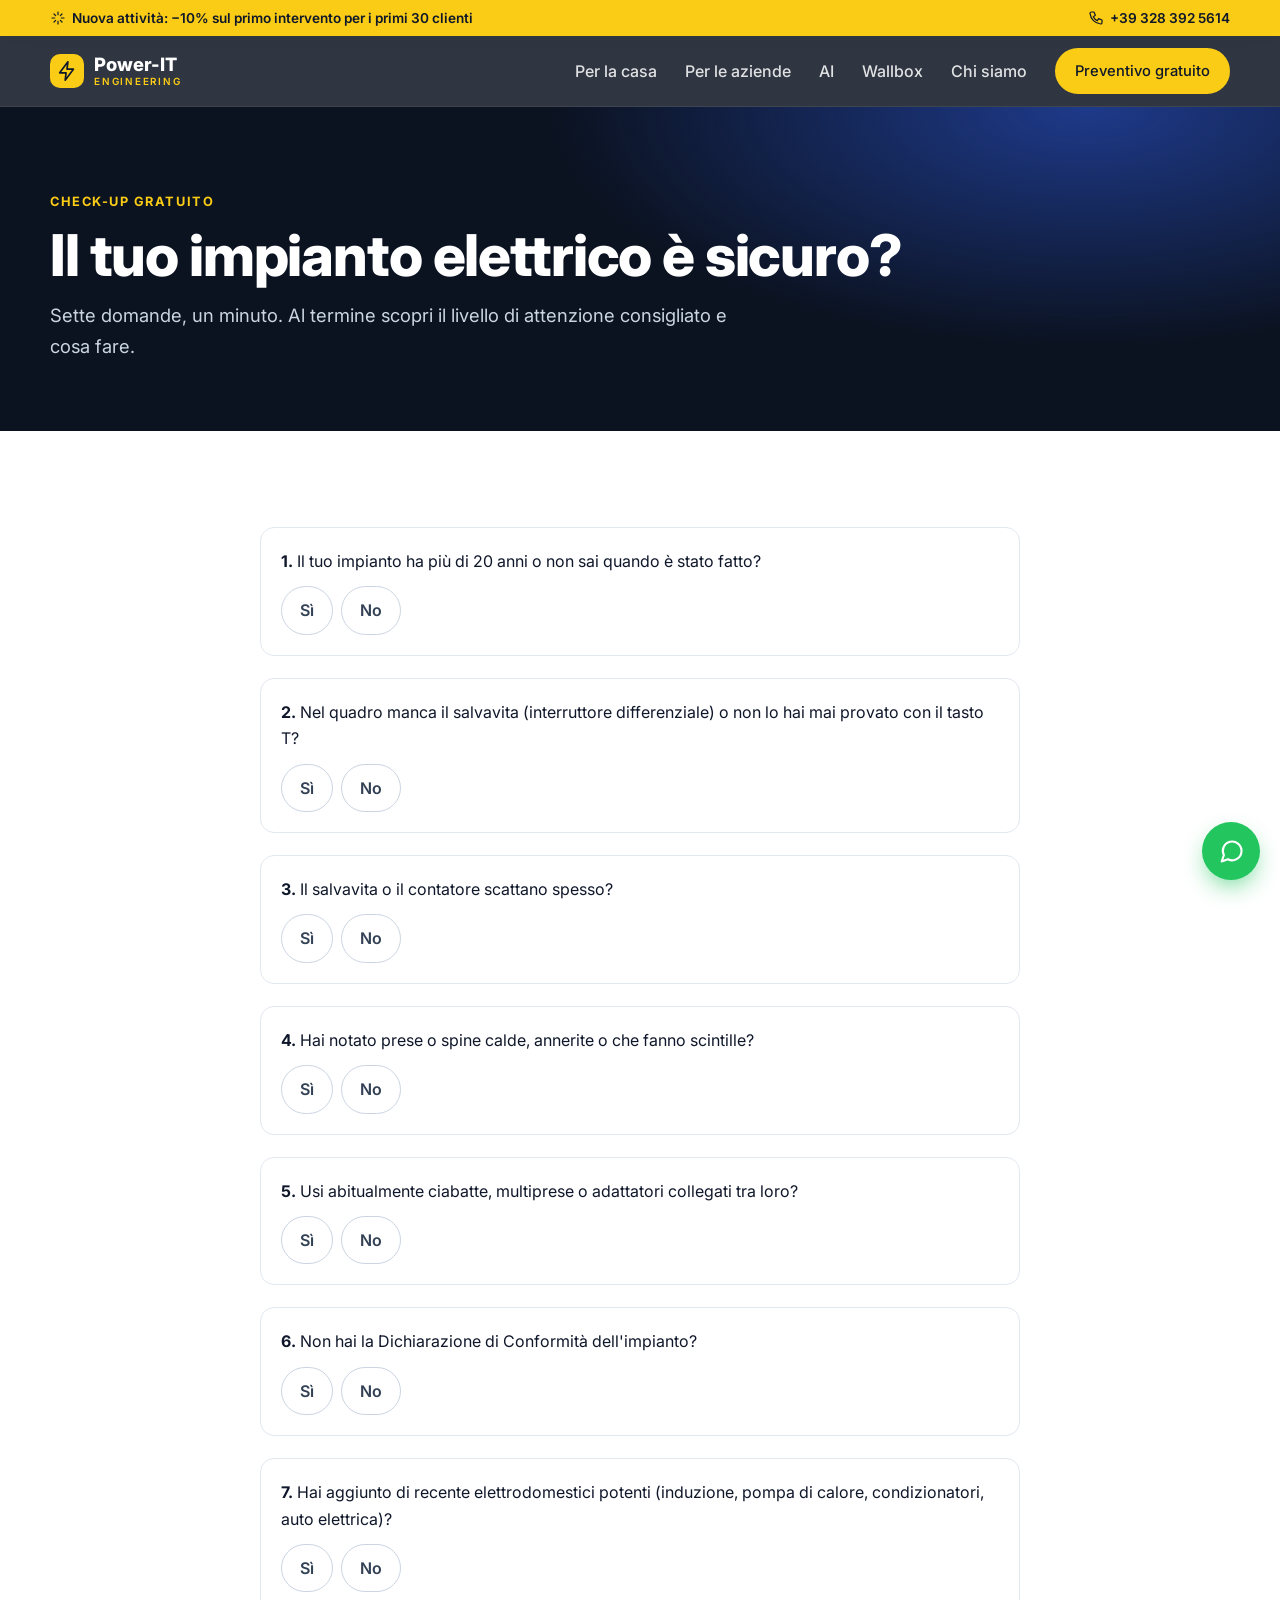
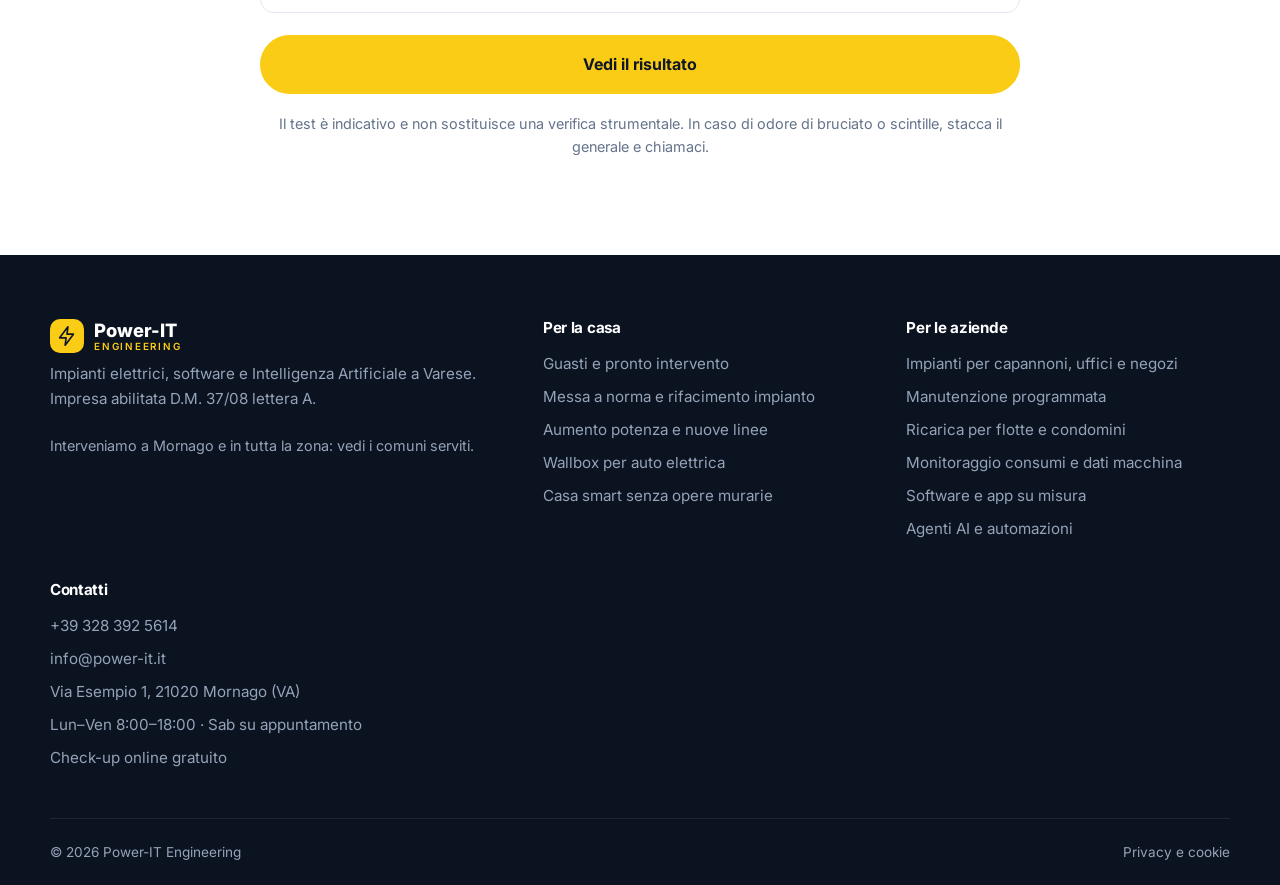
<file: check-up.html>
<!doctype html>
<html lang="it">
<head>
<meta charset="utf-8">
<meta name="viewport" content="width=device-width, initial-scale=1">
<title>Check-up gratuito: il tuo impianto elettrico è sicuro? | Power-IT Engineering</title>
<meta name="description" content="Test online gratuito in 7 domande per capire se l'impianto elettrico di casa è sicuro o va messo a norma. Elettricista in provincia di Varese.">
<link rel="canonical" href="https://pasquale89-cmd.github.io/check-up.html">
<meta name="robots" content="index, follow">
<meta name="theme-color" content="#0b1220">
<meta property="og:type" content="website"><meta property="og:locale" content="it_IT">
<meta property="og:site_name" content="Power-IT Engineering"><meta property="og:title" content="Check-up gratuito: il tuo impianto elettrico è sicuro? | Power-IT Engineering">
<meta property="og:description" content="Test online gratuito in 7 domande per capire se l'impianto elettrico di casa è sicuro o va messo a norma. Elettricista in provincia di Varese."><meta property="og:url" content="https://pasquale89-cmd.github.io/check-up.html">
<meta property="og:image" content="https://pasquale89-cmd.github.io/assets/og.png"><meta name="twitter:card" content="summary_large_image">
<link rel="icon" href="assets/favicon.svg" type="image/svg+xml"><link rel="manifest" href="site.webmanifest">
<link rel="preconnect" href="https://fonts.googleapis.com"><link rel="preconnect" href="https://fonts.gstatic.com" crossorigin>
<link href="https://fonts.googleapis.com/css2?family=Inter:wght@400;500;600;700;800&display=swap" rel="stylesheet">
<link rel="stylesheet" href="assets/style.css">
<script type="application/ld+json">{"@context": "https://schema.org", "@type": ["Electrician", "ProfessionalService"], "name": "Power-IT Engineering", "description": "Impianti elettrici, software e Intelligenza Artificiale a Varese", "url": "https://pasquale89-cmd.github.io", "telephone": "+39 328 392 5614", "email": "info@power-it.it", "image": "https://pasquale89-cmd.github.io/assets/og.png", "priceRange": "€€", "address": {"@type": "PostalAddress", "streetAddress": "Via Esempio 1", "postalCode": "21020", "addressLocality": "Mornago", "addressRegion": "VA", "addressCountry": "IT"}, "areaServed": [{"@type": "City", "name": "Mornago"}, {"@type": "City", "name": "Varese"}, {"@type": "City", "name": "Gallarate"}, {"@type": "City", "name": "Somma Lombardo"}, {"@type": "City", "name": "Sesto Calende"}, {"@type": "City", "name": "Vergiate"}, {"@type": "City", "name": "Arsago Seprio"}, {"@type": "City", "name": "Casorate Sempione"}, {"@type": "City", "name": "Cardano al Campo"}, {"@type": "City", "name": "Besnate"}, {"@type": "City", "name": "Crosio della Valle"}, {"@type": "City", "name": "Sumirago"}, {"@type": "City", "name": "Azzate"}, {"@type": "City", "name": "Castronno"}, {"@type": "City", "name": "Jerago con Orago"}, {"@type": "City", "name": "Cavaria con Premezzo"}, {"@type": "City", "name": "Oggiona con Santo Stefano"}, {"@type": "City", "name": "Busto Arsizio"}, {"@type": "City", "name": "Golasecca"}, {"@type": "City", "name": "Vizzola Ticino"}, {"@type": "City", "name": "Mercallo"}, {"@type": "City", "name": "Comabbio"}, {"@type": "City", "name": "Ternate"}, {"@type": "City", "name": "Travedona-Monate"}], "openingHoursSpecification": [{"@type": "OpeningHoursSpecification", "dayOfWeek": ["Monday", "Tuesday", "Wednesday", "Thursday", "Friday"], "opens": "08:00", "closes": "18:00"}], "hasOfferCatalog": {"@type": "OfferCatalog", "name": "Servizi", "itemListElement": [{"@type": "Offer", "itemOffered": {"@type": "Service", "name": "Guasti e pronto intervento", "description": "Salvavita che scatta, prese che non funzionano, corti circuiti: ricerca guasto strumentale e riparazione, anche il sabato su appuntamento."}}, {"@type": "Offer", "itemOffered": {"@type": "Service", "name": "Messa a norma e rifacimento impianto", "description": "Per case datate, ristrutturazioni o acquisti: verifica dello stato, adeguamento e rilascio della Dichiarazione di Conformità (DiCo)."}}, {"@type": "Offer", "itemOffered": {"@type": "Service", "name": "Aumento potenza e nuove linee", "description": "Piano a induzione, pompa di calore, condizionatori o forno: linee dedicate, quadro adeguato e supporto alla richiesta di aumento al fornitore."}}, {"@type": "Offer", "itemOffered": {"@type": "Service", "name": "Wallbox per auto elettrica", "description": "Installazione a regola d'arte con gestione dei carichi per evitare distacchi e supporto alla domanda del Bonus Colonnine."}}, {"@type": "Offer", "itemOffered": {"@type": "Service", "name": "Casa smart senza opere murarie", "description": "Luci, tapparelle e consumi controllati da app con moduli smart nel tuo impianto esistente: comodità e bollette sotto controllo."}}, {"@type": "Offer", "itemOffered": {"@type": "Service", "name": "Illuminazione LED interna ed esterna", "description": "Progetto luci per casa e giardino, sensori di presenza e crepuscolari, sostituzione di vecchi corpi illuminanti."}}, {"@type": "Offer", "itemOffered": {"@type": "Service", "name": "Cancelli e basculanti automatici", "description": "Motorizzazione, riparazione e messa in sicurezza di cancelli, box e barriere, con apertura da smartphone."}}, {"@type": "Offer", "itemOffered": {"@type": "Service", "name": "Check-up sicurezza impianto", "description": "Controllo di differenziali, impianto di terra, quadro e prese con misure strumentali e relazione chiara su cosa fare (e cosa no)."}}, {"@type": "Offer", "itemOffered": {"@type": "Service", "name": "Impianti per capannoni, uffici e negozi", "description": "Forza motrice, quadri elettrici, illuminazione LED industriale e adeguamenti per nuove macchine o nuovi layout produttivi."}}, {"@type": "Offer", "itemOffered": {"@type": "Service", "name": "Manutenzione programmata", "description": "Contratti di manutenzione elettrica con interventi pianificati e preparazione alle verifiche periodiche: meno fermi, meno sorprese."}}, {"@type": "Offer", "itemOffered": {"@type": "Service", "name": "Ricarica per flotte e condomini", "description": "Infrastrutture di ricarica per dipendenti, clienti e flotte aziendali; impianti condominiali con ripartizione dei consumi."}}, {"@type": "Offer", "itemOffered": {"@type": "Service", "name": "Monitoraggio consumi e dati macchina", "description": "Misuratori e sensori IoT sul quadro e sulle macchine, cruscotti online e allarmi: sai dove va ogni kWh e quando una macchina si ferma."}}, {"@type": "Offer", "itemOffered": {"@type": "Service", "name": "Software e app su misura", "description": "Gestionali, app per tecnici in campo, portali clienti e integrazioni tra programmi: costruiti sui tuoi processi, non il contrario."}}, {"@type": "Offer", "itemOffered": {"@type": "Service", "name": "Agenti AI e automazioni", "description": "Assistenti che leggono ordini, DDT e fatture, rispondono alle richieste ricorrenti e aggiornano il gestionale al posto tuo."}}]}}</script>
<script>window.CFG={"prezzi": {"wallbox": {"3.7": [550, 800], "7.4": [700, 1100], "11": [900, 1400], "22": [1100, 1700]}, "posa_base": [350, 600], "metro_extra": [15, 25], "linea_dedicata": [150, 300], "gestione_carichi": [120, 250], "condominio_extra": [800, 1800], "bonus_pct": 80, "cap_privato": 1500, "cap_condominio": 8000}, "fineBonus": "2026-12-31", "wa": "393283925614"}</script>

</head>
<body>
<a class="skip" href="#main">Vai al contenuto</a>
<div class="topbar"><div class="wrap topbar-in"><span><svg class="ic" viewBox="0 0 24 24" fill="none" stroke="currentColor" stroke-width="1.8" stroke-linecap="round" stroke-linejoin="round" aria-hidden="true"><path d="M12 3v4M12 17v4M3 12h4M17 12h4M6 6l2.5 2.5M15.5 15.5 18 18M6 18l2.5-2.5M15.5 8.5 18 6"/></svg> Nuova attività: −10% sul primo intervento per i primi 30 clienti</span><a href="tel:+393283925614"><svg class="ic" viewBox="0 0 24 24" fill="none" stroke="currentColor" stroke-width="1.8" stroke-linecap="round" stroke-linejoin="round" aria-hidden="true"><path d="M5 3h4l2 5-3 2a12 12 0 0 0 6 6l2-3 5 2v4a2 2 0 0 1-2 2A18 18 0 0 1 3 5a2 2 0 0 1 2-2z"/></svg> +39 328 392 5614</a></div></div>
<header class="hdr">
 <div class="wrap hdr-in">
  <a class="logo" href="index.html" aria-label="Power-IT Engineering – home"><svg class="logo-ic" viewBox="0 0 24 24" fill="none" stroke="currentColor" stroke-width="1.8" stroke-linecap="round" stroke-linejoin="round" aria-hidden="true"><path d="M13 2 4 14h7l-1 8 9-12h-7z"/></svg><span>Power-IT<small>Engineering</small></span></a>
  <button class="burger" aria-label="Menu" aria-expanded="false" aria-controls="nav"><span></span><span></span><span></span></button>
  <nav id="nav" class="nav"><a href="privati.html">Per la casa</a><a href="aziende.html">Per le aziende</a><a href="intelligenza-artificiale.html">AI</a><a href="wallbox.html">Wallbox</a><a href="chi-siamo.html">Chi siamo</a><a class="btn btn-sm" href="contatti.html">Preventivo gratuito</a></nav>
 </div>
</header>
<main id="main">
<section class="phero"><div class="wrap"><span class="eyebrow">Check-up gratuito</span><h1>Il tuo impianto elettrico è sicuro?</h1><p class="lead">Sette domande, un minuto. Al termine scopri il livello di attenzione consigliato e cosa fare.</p></div></section><section class="sec"><div class="wrap narrow"><form id="quiz" class="quiz"><div class="q" data-w="3"><p><b>1.</b> Il tuo impianto ha più di 20 anni o non sai quando è stato fatto?</p><div class="seg"><label><input type="radio" name="q0" value="1" required><span>Sì</span></label><label><input type="radio" name="q0" value="0"><span>No</span></label></div></div><div class="q" data-w="4"><p><b>2.</b> Nel quadro manca il salvavita (interruttore differenziale) o non lo hai mai provato con il tasto T?</p><div class="seg"><label><input type="radio" name="q1" value="1" required><span>Sì</span></label><label><input type="radio" name="q1" value="0"><span>No</span></label></div></div><div class="q" data-w="2"><p><b>3.</b> Il salvavita o il contatore scattano spesso?</p><div class="seg"><label><input type="radio" name="q2" value="1" required><span>Sì</span></label><label><input type="radio" name="q2" value="0"><span>No</span></label></div></div><div class="q" data-w="4"><p><b>4.</b> Hai notato prese o spine calde, annerite o che fanno scintille?</p><div class="seg"><label><input type="radio" name="q3" value="1" required><span>Sì</span></label><label><input type="radio" name="q3" value="0"><span>No</span></label></div></div><div class="q" data-w="2"><p><b>5.</b> Usi abitualmente ciabatte, multiprese o adattatori collegati tra loro?</p><div class="seg"><label><input type="radio" name="q4" value="1" required><span>Sì</span></label><label><input type="radio" name="q4" value="0"><span>No</span></label></div></div><div class="q" data-w="2"><p><b>6.</b> Non hai la Dichiarazione di Conformità dell'impianto?</p><div class="seg"><label><input type="radio" name="q5" value="1" required><span>Sì</span></label><label><input type="radio" name="q5" value="0"><span>No</span></label></div></div><div class="q" data-w="2"><p><b>7.</b> Hai aggiunto di recente elettrodomestici potenti (induzione, pompa di calore, condizionatori, auto elettrica)?</p><div class="seg"><label><input type="radio" name="q6" value="1" required><span>Sì</span></label><label><input type="radio" name="q6" value="0"><span>No</span></label></div></div>
<button class="btn btn-full" type="submit">Vedi il risultato</button></form>
<div id="quizRes" class="quiz-res" hidden></div>
<p class="small muted center" style="margin-top:18px">Il test è indicativo e non sostituisce una verifica strumentale. In caso di odore di bruciato o scintille, stacca il generale e chiamaci.</p>
</div></section>
</main>
<footer class="ftr">
 <div class="wrap ftr-grid">
  <div><a class="logo" href="index.html"><svg class="logo-ic" viewBox="0 0 24 24" fill="none" stroke="currentColor" stroke-width="1.8" stroke-linecap="round" stroke-linejoin="round" aria-hidden="true"><path d="M13 2 4 14h7l-1 8 9-12h-7z"/></svg><span>Power-IT<small>Engineering</small></span></a>
   <p class="muted">Impianti elettrici, software e Intelligenza Artificiale a Varese. Impresa abilitata D.M. 37/08 lettera A.</p>
   <p class="muted small">Interveniamo a Mornago e in tutta la zona: <a href="zone.html">vedi i comuni serviti</a>.</p></div>
  <div><h4>Per la casa</h4><a href="privati.html#guasto">Guasti e pronto intervento</a><a href="privati.html#adeguamento">Messa a norma e rifacimento impianto</a><a href="privati.html#potenza">Aumento potenza e nuove linee</a><a href="privati.html#wallbox">Wallbox per auto elettrica</a><a href="privati.html#smart">Casa smart senza opere murarie</a></div>
  <div><h4>Per le aziende</h4><a href="aziende.html#impianti-aziende">Impianti per capannoni, uffici e negozi</a><a href="aziende.html#manutenzione">Manutenzione programmata</a><a href="aziende.html#wallbox-aziende">Ricarica per flotte e condomini</a><a href="aziende.html#iot">Monitoraggio consumi e dati macchina</a><a href="aziende.html#software">Software e app su misura</a><a href="aziende.html#ai">Agenti AI e automazioni</a></div>
  <div><h4>Contatti</h4>
   <a href="tel:+393283925614">+39 328 392 5614</a><a href="mailto:info@power-it.it">info@power-it.it</a>
   <span class="muted">Via Esempio 1, 21020 Mornago (VA)</span><span class="muted">Lun–Ven 8:00–18:00 · Sab su appuntamento</span>
   <a href="check-up.html">Check-up online gratuito</a></div>
 </div>
 <div class="wrap ftr-bot"><span>© 2026 Power-IT Engineering</span><span><a href="privacy.html">Privacy e cookie</a></span></div>
</footer>
<a class="wa-float" href="https://wa.me/393283925614?text=Ciao%2C%20vorrei%20informazioni" target="_blank" rel="noopener" aria-label="Scrivici su WhatsApp"><svg class="ic" viewBox="0 0 24 24" fill="none" stroke="currentColor" stroke-width="1.8" stroke-linecap="round" stroke-linejoin="round" aria-hidden="true"><path d="M21 12a8 8 0 0 1-11.6 7.1L4 21l1.9-5.4A8 8 0 1 1 21 12z"/></svg></a>
<nav class="mbar" aria-label="Azioni rapide">
 <a href="tel:+393283925614"><svg class="ic" viewBox="0 0 24 24" fill="none" stroke="currentColor" stroke-width="1.8" stroke-linecap="round" stroke-linejoin="round" aria-hidden="true"><path d="M5 3h4l2 5-3 2a12 12 0 0 0 6 6l2-3 5 2v4a2 2 0 0 1-2 2A18 18 0 0 1 3 5a2 2 0 0 1 2-2z"/></svg><span>Chiama</span></a>
 <a href="https://wa.me/393283925614" target="_blank" rel="noopener"><svg class="ic" viewBox="0 0 24 24" fill="none" stroke="currentColor" stroke-width="1.8" stroke-linecap="round" stroke-linejoin="round" aria-hidden="true"><path d="M21 12a8 8 0 0 1-11.6 7.1L4 21l1.9-5.4A8 8 0 1 1 21 12z"/></svg><span>WhatsApp</span></a>
 <a class="hot" href="contatti.html"><svg class="ic" viewBox="0 0 24 24" fill="none" stroke="currentColor" stroke-width="1.8" stroke-linecap="round" stroke-linejoin="round" aria-hidden="true"><path d="M17 6a7 7 0 1 0 0 12M4 10h9M4 14h9"/></svg><span>Preventivo</span></a>
</nav>
<script src="assets/main.js" defer></script>
</body>
</html>
</file>
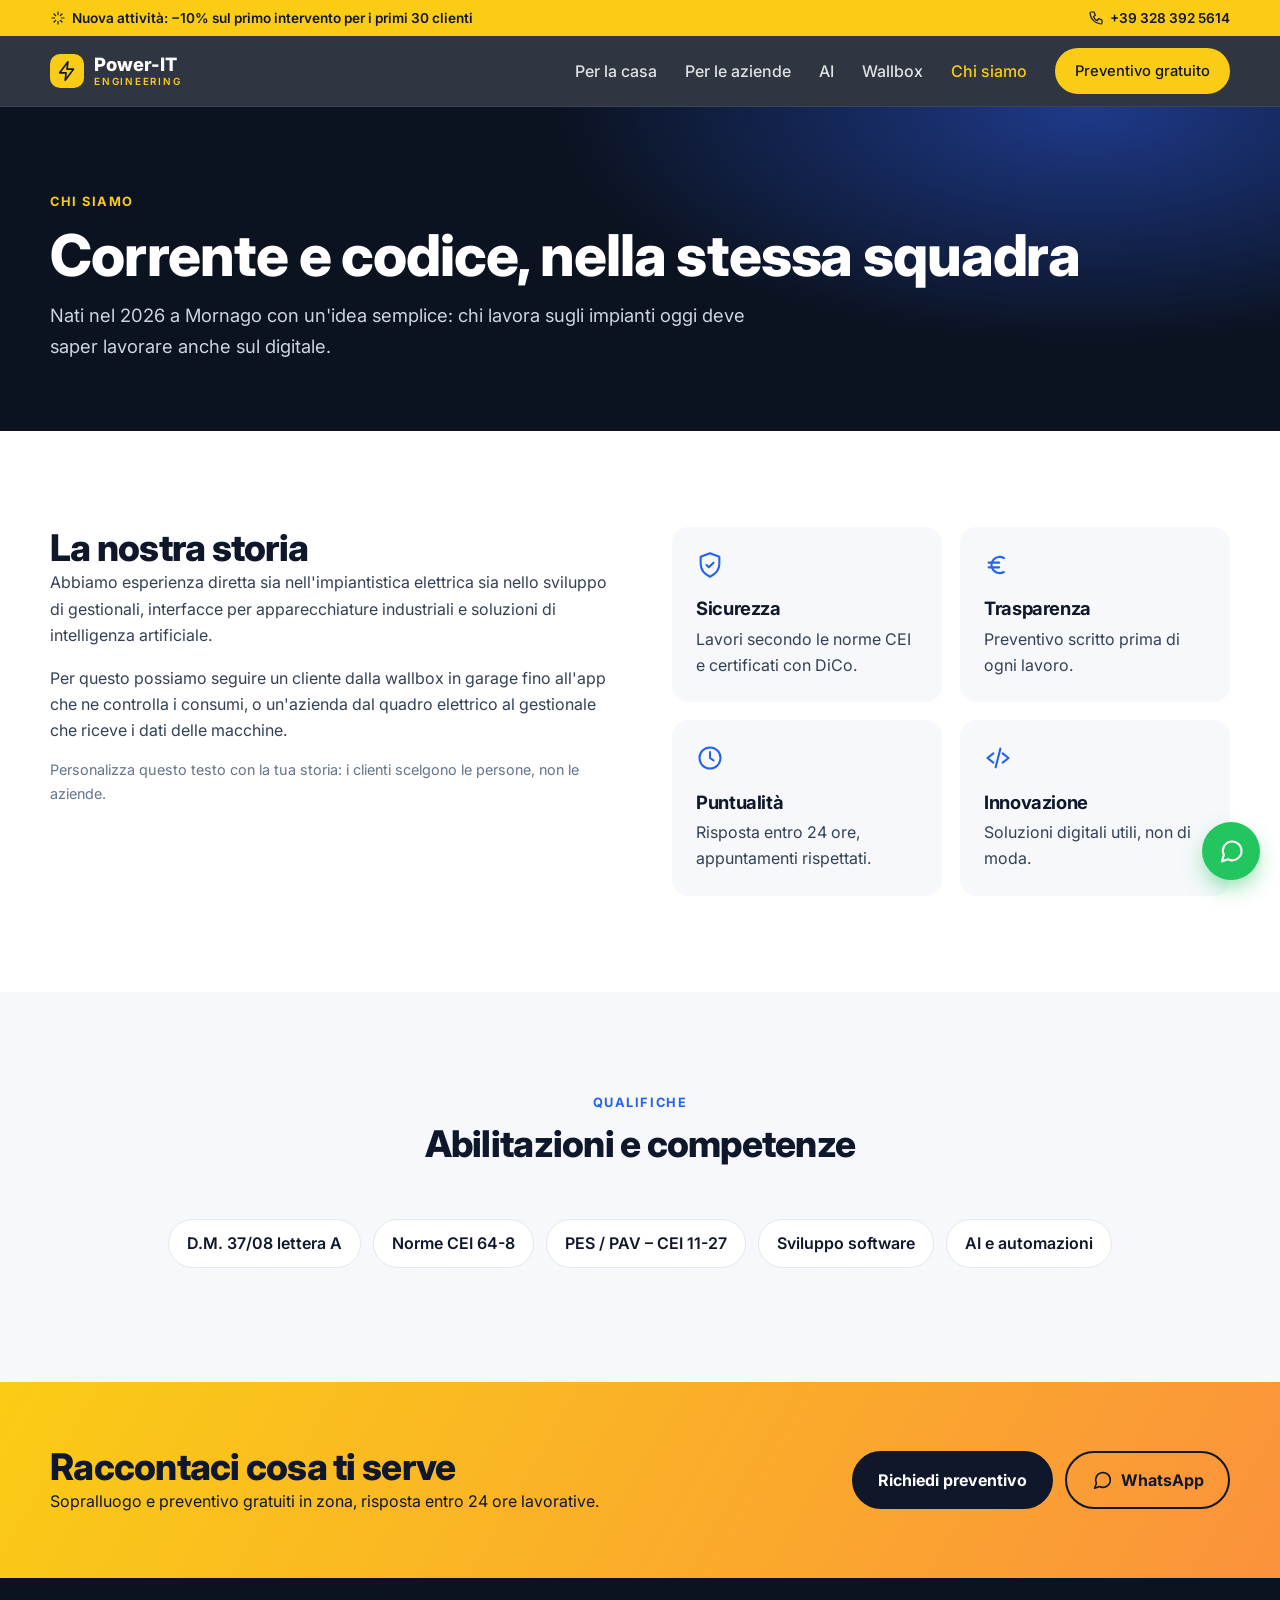
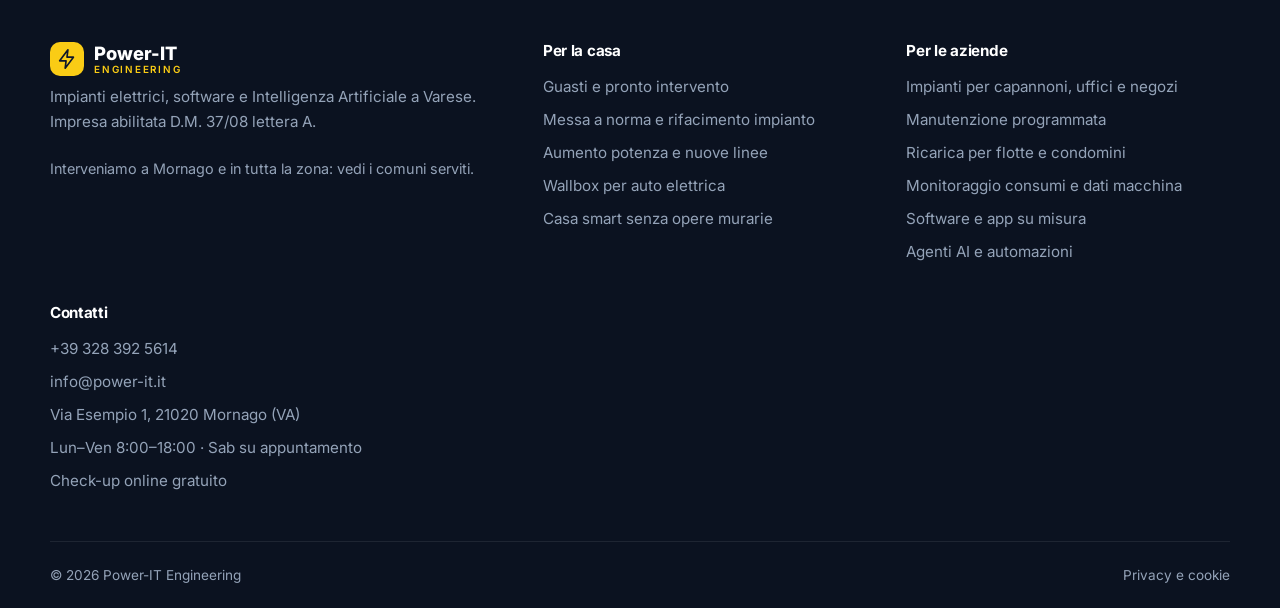
<file: chi-siamo.html>
<!doctype html>
<html lang="it">
<head>
<meta charset="utf-8">
<meta name="viewport" content="width=device-width, initial-scale=1">
<title>Chi siamo | Power-IT Engineering</title>
<meta name="description" content="Power-IT Engineering: impresa elettrica abilitata D.M. 37/08 lettera A con competenze di sviluppo software e intelligenza artificiale, a Mornago (VA).">
<link rel="canonical" href="https://pasquale89-cmd.github.io/chi-siamo.html">
<meta name="robots" content="index, follow">
<meta name="theme-color" content="#0b1220">
<meta property="og:type" content="website"><meta property="og:locale" content="it_IT">
<meta property="og:site_name" content="Power-IT Engineering"><meta property="og:title" content="Chi siamo | Power-IT Engineering">
<meta property="og:description" content="Power-IT Engineering: impresa elettrica abilitata D.M. 37/08 lettera A con competenze di sviluppo software e intelligenza artificiale, a Mornago (VA)."><meta property="og:url" content="https://pasquale89-cmd.github.io/chi-siamo.html">
<meta property="og:image" content="https://pasquale89-cmd.github.io/assets/og.png"><meta name="twitter:card" content="summary_large_image">
<link rel="icon" href="assets/favicon.svg" type="image/svg+xml"><link rel="manifest" href="site.webmanifest">
<link rel="preconnect" href="https://fonts.googleapis.com"><link rel="preconnect" href="https://fonts.gstatic.com" crossorigin>
<link href="https://fonts.googleapis.com/css2?family=Inter:wght@400;500;600;700;800&display=swap" rel="stylesheet">
<link rel="stylesheet" href="assets/style.css">
<script type="application/ld+json">{"@context": "https://schema.org", "@type": ["Electrician", "ProfessionalService"], "name": "Power-IT Engineering", "description": "Impianti elettrici, software e Intelligenza Artificiale a Varese", "url": "https://pasquale89-cmd.github.io", "telephone": "+39 328 392 5614", "email": "info@power-it.it", "image": "https://pasquale89-cmd.github.io/assets/og.png", "priceRange": "€€", "address": {"@type": "PostalAddress", "streetAddress": "Via Esempio 1", "postalCode": "21020", "addressLocality": "Mornago", "addressRegion": "VA", "addressCountry": "IT"}, "areaServed": [{"@type": "City", "name": "Mornago"}, {"@type": "City", "name": "Varese"}, {"@type": "City", "name": "Gallarate"}, {"@type": "City", "name": "Somma Lombardo"}, {"@type": "City", "name": "Sesto Calende"}, {"@type": "City", "name": "Vergiate"}, {"@type": "City", "name": "Arsago Seprio"}, {"@type": "City", "name": "Casorate Sempione"}, {"@type": "City", "name": "Cardano al Campo"}, {"@type": "City", "name": "Besnate"}, {"@type": "City", "name": "Crosio della Valle"}, {"@type": "City", "name": "Sumirago"}, {"@type": "City", "name": "Azzate"}, {"@type": "City", "name": "Castronno"}, {"@type": "City", "name": "Jerago con Orago"}, {"@type": "City", "name": "Cavaria con Premezzo"}, {"@type": "City", "name": "Oggiona con Santo Stefano"}, {"@type": "City", "name": "Busto Arsizio"}, {"@type": "City", "name": "Golasecca"}, {"@type": "City", "name": "Vizzola Ticino"}, {"@type": "City", "name": "Mercallo"}, {"@type": "City", "name": "Comabbio"}, {"@type": "City", "name": "Ternate"}, {"@type": "City", "name": "Travedona-Monate"}], "openingHoursSpecification": [{"@type": "OpeningHoursSpecification", "dayOfWeek": ["Monday", "Tuesday", "Wednesday", "Thursday", "Friday"], "opens": "08:00", "closes": "18:00"}], "hasOfferCatalog": {"@type": "OfferCatalog", "name": "Servizi", "itemListElement": [{"@type": "Offer", "itemOffered": {"@type": "Service", "name": "Guasti e pronto intervento", "description": "Salvavita che scatta, prese che non funzionano, corti circuiti: ricerca guasto strumentale e riparazione, anche il sabato su appuntamento."}}, {"@type": "Offer", "itemOffered": {"@type": "Service", "name": "Messa a norma e rifacimento impianto", "description": "Per case datate, ristrutturazioni o acquisti: verifica dello stato, adeguamento e rilascio della Dichiarazione di Conformità (DiCo)."}}, {"@type": "Offer", "itemOffered": {"@type": "Service", "name": "Aumento potenza e nuove linee", "description": "Piano a induzione, pompa di calore, condizionatori o forno: linee dedicate, quadro adeguato e supporto alla richiesta di aumento al fornitore."}}, {"@type": "Offer", "itemOffered": {"@type": "Service", "name": "Wallbox per auto elettrica", "description": "Installazione a regola d'arte con gestione dei carichi per evitare distacchi e supporto alla domanda del Bonus Colonnine."}}, {"@type": "Offer", "itemOffered": {"@type": "Service", "name": "Casa smart senza opere murarie", "description": "Luci, tapparelle e consumi controllati da app con moduli smart nel tuo impianto esistente: comodità e bollette sotto controllo."}}, {"@type": "Offer", "itemOffered": {"@type": "Service", "name": "Illuminazione LED interna ed esterna", "description": "Progetto luci per casa e giardino, sensori di presenza e crepuscolari, sostituzione di vecchi corpi illuminanti."}}, {"@type": "Offer", "itemOffered": {"@type": "Service", "name": "Cancelli e basculanti automatici", "description": "Motorizzazione, riparazione e messa in sicurezza di cancelli, box e barriere, con apertura da smartphone."}}, {"@type": "Offer", "itemOffered": {"@type": "Service", "name": "Check-up sicurezza impianto", "description": "Controllo di differenziali, impianto di terra, quadro e prese con misure strumentali e relazione chiara su cosa fare (e cosa no)."}}, {"@type": "Offer", "itemOffered": {"@type": "Service", "name": "Impianti per capannoni, uffici e negozi", "description": "Forza motrice, quadri elettrici, illuminazione LED industriale e adeguamenti per nuove macchine o nuovi layout produttivi."}}, {"@type": "Offer", "itemOffered": {"@type": "Service", "name": "Manutenzione programmata", "description": "Contratti di manutenzione elettrica con interventi pianificati e preparazione alle verifiche periodiche: meno fermi, meno sorprese."}}, {"@type": "Offer", "itemOffered": {"@type": "Service", "name": "Ricarica per flotte e condomini", "description": "Infrastrutture di ricarica per dipendenti, clienti e flotte aziendali; impianti condominiali con ripartizione dei consumi."}}, {"@type": "Offer", "itemOffered": {"@type": "Service", "name": "Monitoraggio consumi e dati macchina", "description": "Misuratori e sensori IoT sul quadro e sulle macchine, cruscotti online e allarmi: sai dove va ogni kWh e quando una macchina si ferma."}}, {"@type": "Offer", "itemOffered": {"@type": "Service", "name": "Software e app su misura", "description": "Gestionali, app per tecnici in campo, portali clienti e integrazioni tra programmi: costruiti sui tuoi processi, non il contrario."}}, {"@type": "Offer", "itemOffered": {"@type": "Service", "name": "Agenti AI e automazioni", "description": "Assistenti che leggono ordini, DDT e fatture, rispondono alle richieste ricorrenti e aggiornano il gestionale al posto tuo."}}]}}</script>
<script>window.CFG={"prezzi": {"wallbox": {"3.7": [550, 800], "7.4": [700, 1100], "11": [900, 1400], "22": [1100, 1700]}, "posa_base": [350, 600], "metro_extra": [15, 25], "linea_dedicata": [150, 300], "gestione_carichi": [120, 250], "condominio_extra": [800, 1800], "bonus_pct": 80, "cap_privato": 1500, "cap_condominio": 8000}, "fineBonus": "2026-12-31", "wa": "393283925614"}</script>

</head>
<body>
<a class="skip" href="#main">Vai al contenuto</a>
<div class="topbar"><div class="wrap topbar-in"><span><svg class="ic" viewBox="0 0 24 24" fill="none" stroke="currentColor" stroke-width="1.8" stroke-linecap="round" stroke-linejoin="round" aria-hidden="true"><path d="M12 3v4M12 17v4M3 12h4M17 12h4M6 6l2.5 2.5M15.5 15.5 18 18M6 18l2.5-2.5M15.5 8.5 18 6"/></svg> Nuova attività: −10% sul primo intervento per i primi 30 clienti</span><a href="tel:+393283925614"><svg class="ic" viewBox="0 0 24 24" fill="none" stroke="currentColor" stroke-width="1.8" stroke-linecap="round" stroke-linejoin="round" aria-hidden="true"><path d="M5 3h4l2 5-3 2a12 12 0 0 0 6 6l2-3 5 2v4a2 2 0 0 1-2 2A18 18 0 0 1 3 5a2 2 0 0 1 2-2z"/></svg> +39 328 392 5614</a></div></div>
<header class="hdr">
 <div class="wrap hdr-in">
  <a class="logo" href="index.html" aria-label="Power-IT Engineering – home"><svg class="logo-ic" viewBox="0 0 24 24" fill="none" stroke="currentColor" stroke-width="1.8" stroke-linecap="round" stroke-linejoin="round" aria-hidden="true"><path d="M13 2 4 14h7l-1 8 9-12h-7z"/></svg><span>Power-IT<small>Engineering</small></span></a>
  <button class="burger" aria-label="Menu" aria-expanded="false" aria-controls="nav"><span></span><span></span><span></span></button>
  <nav id="nav" class="nav"><a href="privati.html">Per la casa</a><a href="aziende.html">Per le aziende</a><a href="intelligenza-artificiale.html">AI</a><a href="wallbox.html">Wallbox</a><a href="chi-siamo.html" aria-current="page">Chi siamo</a><a class="btn btn-sm" href="contatti.html">Preventivo gratuito</a></nav>
 </div>
</header>
<main id="main">
<section class="phero"><div class="wrap"><span class="eyebrow">Chi siamo</span><h1>Corrente e codice, nella stessa squadra</h1><p class="lead">Nati nel 2026 a Mornago con un'idea semplice: chi lavora sugli impianti oggi deve saper lavorare anche sul digitale.</p></div></section><section class="sec"><div class="wrap split">
<div><h2>La nostra storia</h2><p>Abbiamo esperienza diretta sia nell'impiantistica elettrica sia nello sviluppo di gestionali, interfacce per apparecchiature industriali e soluzioni di intelligenza artificiale.</p>
<p>Per questo possiamo seguire un cliente dalla wallbox in garage fino all'app che ne controlla i consumi, o un'azienda dal quadro elettrico al gestionale che riceve i dati delle macchine.</p>
<p class="muted small">Personalizza questo testo con la tua storia: i clienti scelgono le persone, non le aziende.</p></div>
<div class="values">
 <div class="val reveal"><svg class="ic" viewBox="0 0 24 24" fill="none" stroke="currentColor" stroke-width="1.8" stroke-linecap="round" stroke-linejoin="round" aria-hidden="true"><path d="M12 2 4 5v6c0 5 3.5 9 8 11 4.5-2 8-6 8-11V5z"/><path d="m9 12 2 2 4-4"/></svg><h3>Sicurezza</h3><p>Lavori secondo le norme CEI e certificati con DiCo.</p></div>
 <div class="val reveal"><svg class="ic" viewBox="0 0 24 24" fill="none" stroke="currentColor" stroke-width="1.8" stroke-linecap="round" stroke-linejoin="round" aria-hidden="true"><path d="M17 6a7 7 0 1 0 0 12M4 10h9M4 14h9"/></svg><h3>Trasparenza</h3><p>Preventivo scritto prima di ogni lavoro.</p></div>
 <div class="val reveal"><svg class="ic" viewBox="0 0 24 24" fill="none" stroke="currentColor" stroke-width="1.8" stroke-linecap="round" stroke-linejoin="round" aria-hidden="true"><circle cx="12" cy="12" r="9"/><path d="M12 7v5l3 2"/></svg><h3>Puntualità</h3><p>Risposta entro 24 ore, appuntamenti rispettati.</p></div>
 <div class="val reveal"><svg class="ic" viewBox="0 0 24 24" fill="none" stroke="currentColor" stroke-width="1.8" stroke-linecap="round" stroke-linejoin="round" aria-hidden="true"><path d="m8 8-5 4 5 4M16 8l5 4-5 4M14 4l-4 16"/></svg><h3>Innovazione</h3><p>Soluzioni digitali utili, non di moda.</p></div>
</div></div></section>
<section class="sec sec-alt"><div class="wrap"><div class="sec-hd"><span class="eyebrow">Qualifiche</span><h2>Abilitazioni e competenze</h2></div>
<div class="badges"><span>D.M. 37/08 lettera A</span><span>Norme CEI 64-8</span><span>PES / PAV – CEI 11-27</span><span>Sviluppo software</span><span>AI e automazioni</span></div></div></section><section class="cta"><div class="wrap cta-in"><div><h2>Raccontaci cosa ti serve</h2><p>Sopralluogo e preventivo gratuiti in zona, risposta entro 24 ore lavorative.</p></div>
<div class="cta-btns"><a class="btn" href="contatti.html">Richiedi preventivo</a>
<a class="btn btn-ghost" href="https://wa.me/393283925614" target="_blank" rel="noopener"><svg class="ic" viewBox="0 0 24 24" fill="none" stroke="currentColor" stroke-width="1.8" stroke-linecap="round" stroke-linejoin="round" aria-hidden="true"><path d="M21 12a8 8 0 0 1-11.6 7.1L4 21l1.9-5.4A8 8 0 1 1 21 12z"/></svg> WhatsApp</a></div></div></section>
</main>
<footer class="ftr">
 <div class="wrap ftr-grid">
  <div><a class="logo" href="index.html"><svg class="logo-ic" viewBox="0 0 24 24" fill="none" stroke="currentColor" stroke-width="1.8" stroke-linecap="round" stroke-linejoin="round" aria-hidden="true"><path d="M13 2 4 14h7l-1 8 9-12h-7z"/></svg><span>Power-IT<small>Engineering</small></span></a>
   <p class="muted">Impianti elettrici, software e Intelligenza Artificiale a Varese. Impresa abilitata D.M. 37/08 lettera A.</p>
   <p class="muted small">Interveniamo a Mornago e in tutta la zona: <a href="zone.html">vedi i comuni serviti</a>.</p></div>
  <div><h4>Per la casa</h4><a href="privati.html#guasto">Guasti e pronto intervento</a><a href="privati.html#adeguamento">Messa a norma e rifacimento impianto</a><a href="privati.html#potenza">Aumento potenza e nuove linee</a><a href="privati.html#wallbox">Wallbox per auto elettrica</a><a href="privati.html#smart">Casa smart senza opere murarie</a></div>
  <div><h4>Per le aziende</h4><a href="aziende.html#impianti-aziende">Impianti per capannoni, uffici e negozi</a><a href="aziende.html#manutenzione">Manutenzione programmata</a><a href="aziende.html#wallbox-aziende">Ricarica per flotte e condomini</a><a href="aziende.html#iot">Monitoraggio consumi e dati macchina</a><a href="aziende.html#software">Software e app su misura</a><a href="aziende.html#ai">Agenti AI e automazioni</a></div>
  <div><h4>Contatti</h4>
   <a href="tel:+393283925614">+39 328 392 5614</a><a href="mailto:info@power-it.it">info@power-it.it</a>
   <span class="muted">Via Esempio 1, 21020 Mornago (VA)</span><span class="muted">Lun–Ven 8:00–18:00 · Sab su appuntamento</span>
   <a href="check-up.html">Check-up online gratuito</a></div>
 </div>
 <div class="wrap ftr-bot"><span>© 2026 Power-IT Engineering</span><span><a href="privacy.html">Privacy e cookie</a></span></div>
</footer>
<a class="wa-float" href="https://wa.me/393283925614?text=Ciao%2C%20vorrei%20informazioni" target="_blank" rel="noopener" aria-label="Scrivici su WhatsApp"><svg class="ic" viewBox="0 0 24 24" fill="none" stroke="currentColor" stroke-width="1.8" stroke-linecap="round" stroke-linejoin="round" aria-hidden="true"><path d="M21 12a8 8 0 0 1-11.6 7.1L4 21l1.9-5.4A8 8 0 1 1 21 12z"/></svg></a>
<nav class="mbar" aria-label="Azioni rapide">
 <a href="tel:+393283925614"><svg class="ic" viewBox="0 0 24 24" fill="none" stroke="currentColor" stroke-width="1.8" stroke-linecap="round" stroke-linejoin="round" aria-hidden="true"><path d="M5 3h4l2 5-3 2a12 12 0 0 0 6 6l2-3 5 2v4a2 2 0 0 1-2 2A18 18 0 0 1 3 5a2 2 0 0 1 2-2z"/></svg><span>Chiama</span></a>
 <a href="https://wa.me/393283925614" target="_blank" rel="noopener"><svg class="ic" viewBox="0 0 24 24" fill="none" stroke="currentColor" stroke-width="1.8" stroke-linecap="round" stroke-linejoin="round" aria-hidden="true"><path d="M21 12a8 8 0 0 1-11.6 7.1L4 21l1.9-5.4A8 8 0 1 1 21 12z"/></svg><span>WhatsApp</span></a>
 <a class="hot" href="contatti.html"><svg class="ic" viewBox="0 0 24 24" fill="none" stroke="currentColor" stroke-width="1.8" stroke-linecap="round" stroke-linejoin="round" aria-hidden="true"><path d="M17 6a7 7 0 1 0 0 12M4 10h9M4 14h9"/></svg><span>Preventivo</span></a>
</nav>
<script src="assets/main.js" defer></script>
</body>
</html>
</file>
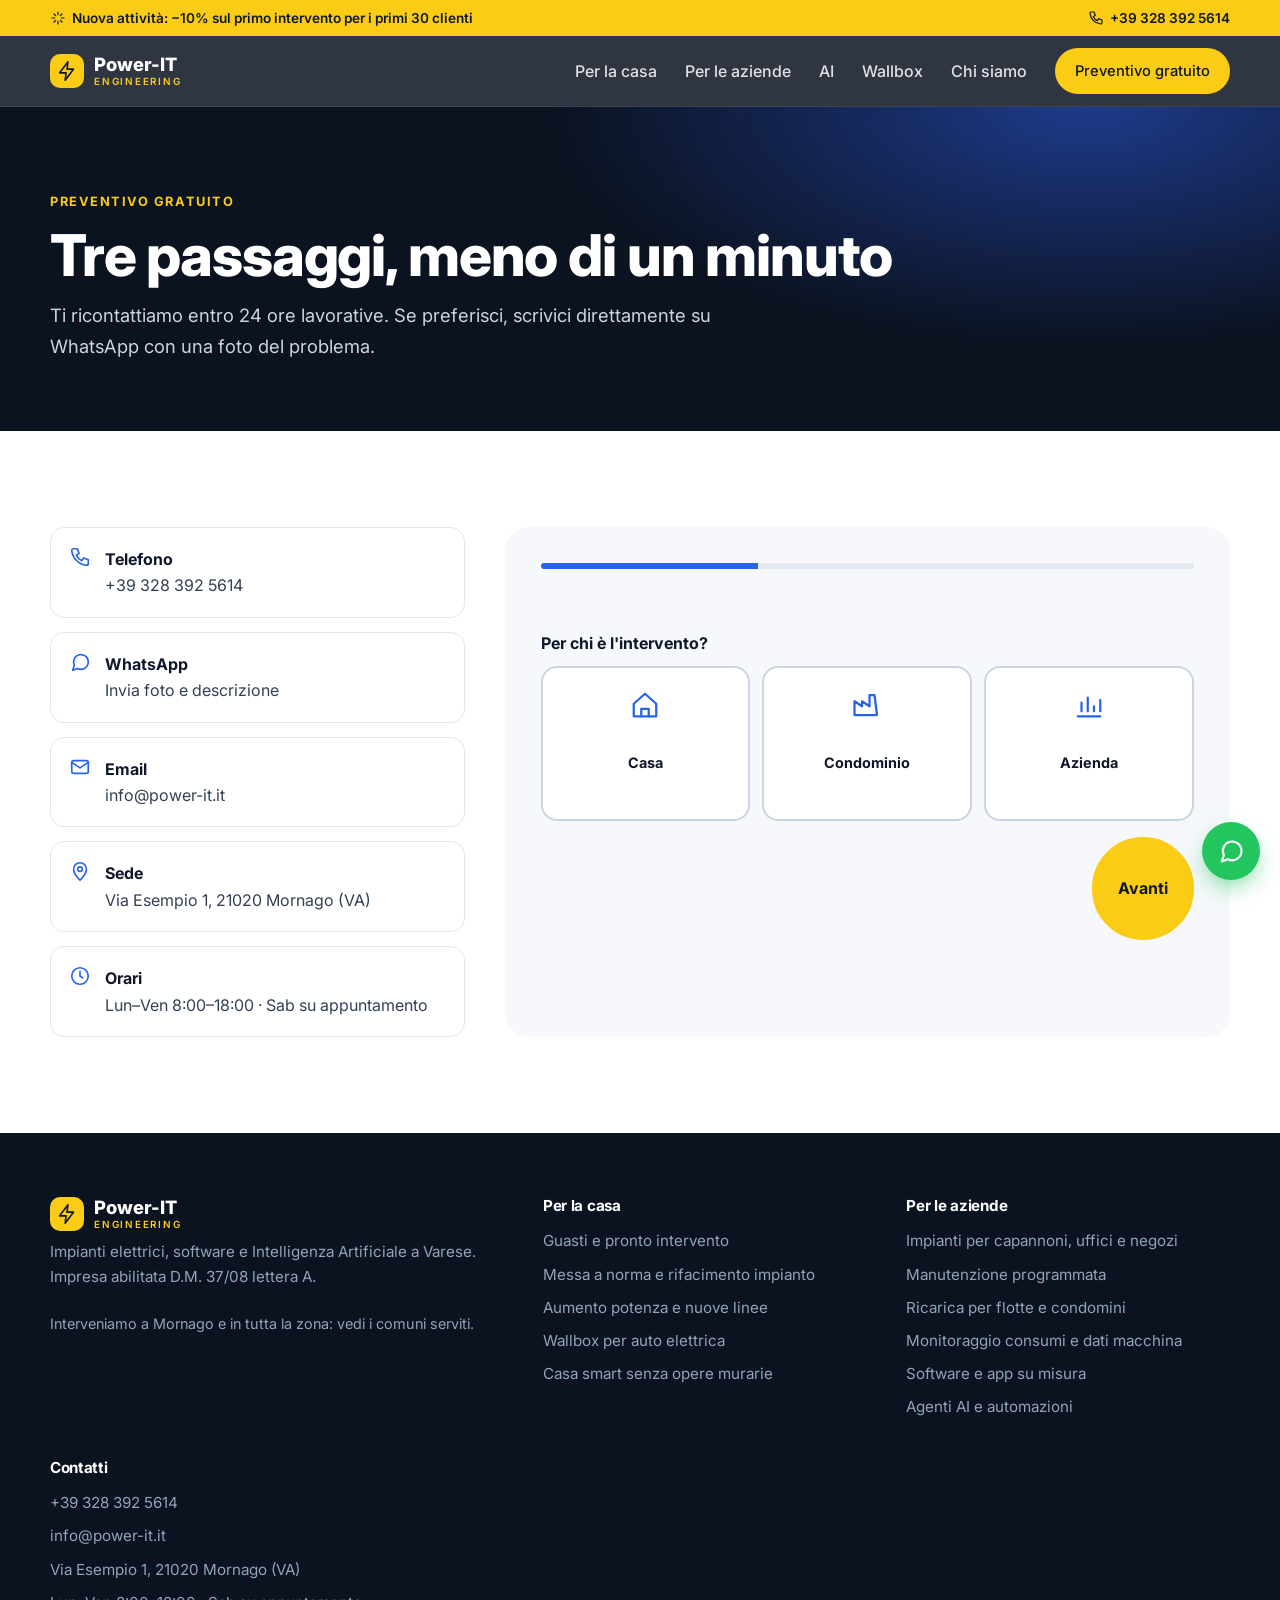
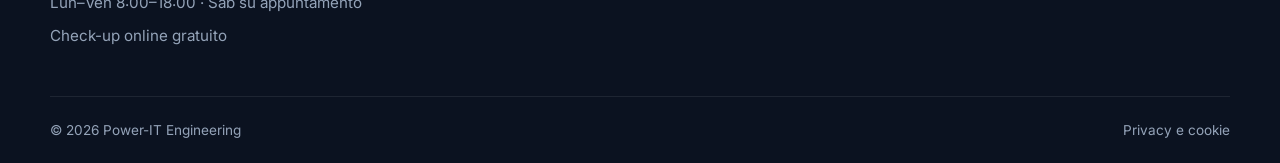
<file: contatti.html>
<!doctype html>
<html lang="it">
<head>
<meta charset="utf-8">
<meta name="viewport" content="width=device-width, initial-scale=1">
<title>Preventivo gratuito e contatti | Power-IT Engineering</title>
<meta name="description" content="Richiedi un preventivo gratuito a Power-IT Engineering: impianti elettrici, wallbox, cancelli, software e AI. Telefono, WhatsApp o modulo online.">
<link rel="canonical" href="https://pasquale89-cmd.github.io/contatti.html">
<meta name="robots" content="index, follow">
<meta name="theme-color" content="#0b1220">
<meta property="og:type" content="website"><meta property="og:locale" content="it_IT">
<meta property="og:site_name" content="Power-IT Engineering"><meta property="og:title" content="Preventivo gratuito e contatti | Power-IT Engineering">
<meta property="og:description" content="Richiedi un preventivo gratuito a Power-IT Engineering: impianti elettrici, wallbox, cancelli, software e AI. Telefono, WhatsApp o modulo online."><meta property="og:url" content="https://pasquale89-cmd.github.io/contatti.html">
<meta property="og:image" content="https://pasquale89-cmd.github.io/assets/og.png"><meta name="twitter:card" content="summary_large_image">
<link rel="icon" href="assets/favicon.svg" type="image/svg+xml"><link rel="manifest" href="site.webmanifest">
<link rel="preconnect" href="https://fonts.googleapis.com"><link rel="preconnect" href="https://fonts.gstatic.com" crossorigin>
<link href="https://fonts.googleapis.com/css2?family=Inter:wght@400;500;600;700;800&display=swap" rel="stylesheet">
<link rel="stylesheet" href="assets/style.css">
<script type="application/ld+json">{"@context": "https://schema.org", "@type": ["Electrician", "ProfessionalService"], "name": "Power-IT Engineering", "description": "Impianti elettrici, software e Intelligenza Artificiale a Varese", "url": "https://pasquale89-cmd.github.io", "telephone": "+39 328 392 5614", "email": "info@power-it.it", "image": "https://pasquale89-cmd.github.io/assets/og.png", "priceRange": "€€", "address": {"@type": "PostalAddress", "streetAddress": "Via Esempio 1", "postalCode": "21020", "addressLocality": "Mornago", "addressRegion": "VA", "addressCountry": "IT"}, "areaServed": [{"@type": "City", "name": "Mornago"}, {"@type": "City", "name": "Varese"}, {"@type": "City", "name": "Gallarate"}, {"@type": "City", "name": "Somma Lombardo"}, {"@type": "City", "name": "Sesto Calende"}, {"@type": "City", "name": "Vergiate"}, {"@type": "City", "name": "Arsago Seprio"}, {"@type": "City", "name": "Casorate Sempione"}, {"@type": "City", "name": "Cardano al Campo"}, {"@type": "City", "name": "Besnate"}, {"@type": "City", "name": "Crosio della Valle"}, {"@type": "City", "name": "Sumirago"}, {"@type": "City", "name": "Azzate"}, {"@type": "City", "name": "Castronno"}, {"@type": "City", "name": "Jerago con Orago"}, {"@type": "City", "name": "Cavaria con Premezzo"}, {"@type": "City", "name": "Oggiona con Santo Stefano"}, {"@type": "City", "name": "Busto Arsizio"}, {"@type": "City", "name": "Golasecca"}, {"@type": "City", "name": "Vizzola Ticino"}, {"@type": "City", "name": "Mercallo"}, {"@type": "City", "name": "Comabbio"}, {"@type": "City", "name": "Ternate"}, {"@type": "City", "name": "Travedona-Monate"}], "openingHoursSpecification": [{"@type": "OpeningHoursSpecification", "dayOfWeek": ["Monday", "Tuesday", "Wednesday", "Thursday", "Friday"], "opens": "08:00", "closes": "18:00"}], "hasOfferCatalog": {"@type": "OfferCatalog", "name": "Servizi", "itemListElement": [{"@type": "Offer", "itemOffered": {"@type": "Service", "name": "Guasti e pronto intervento", "description": "Salvavita che scatta, prese che non funzionano, corti circuiti: ricerca guasto strumentale e riparazione, anche il sabato su appuntamento."}}, {"@type": "Offer", "itemOffered": {"@type": "Service", "name": "Messa a norma e rifacimento impianto", "description": "Per case datate, ristrutturazioni o acquisti: verifica dello stato, adeguamento e rilascio della Dichiarazione di Conformità (DiCo)."}}, {"@type": "Offer", "itemOffered": {"@type": "Service", "name": "Aumento potenza e nuove linee", "description": "Piano a induzione, pompa di calore, condizionatori o forno: linee dedicate, quadro adeguato e supporto alla richiesta di aumento al fornitore."}}, {"@type": "Offer", "itemOffered": {"@type": "Service", "name": "Wallbox per auto elettrica", "description": "Installazione a regola d'arte con gestione dei carichi per evitare distacchi e supporto alla domanda del Bonus Colonnine."}}, {"@type": "Offer", "itemOffered": {"@type": "Service", "name": "Casa smart senza opere murarie", "description": "Luci, tapparelle e consumi controllati da app con moduli smart nel tuo impianto esistente: comodità e bollette sotto controllo."}}, {"@type": "Offer", "itemOffered": {"@type": "Service", "name": "Illuminazione LED interna ed esterna", "description": "Progetto luci per casa e giardino, sensori di presenza e crepuscolari, sostituzione di vecchi corpi illuminanti."}}, {"@type": "Offer", "itemOffered": {"@type": "Service", "name": "Cancelli e basculanti automatici", "description": "Motorizzazione, riparazione e messa in sicurezza di cancelli, box e barriere, con apertura da smartphone."}}, {"@type": "Offer", "itemOffered": {"@type": "Service", "name": "Check-up sicurezza impianto", "description": "Controllo di differenziali, impianto di terra, quadro e prese con misure strumentali e relazione chiara su cosa fare (e cosa no)."}}, {"@type": "Offer", "itemOffered": {"@type": "Service", "name": "Impianti per capannoni, uffici e negozi", "description": "Forza motrice, quadri elettrici, illuminazione LED industriale e adeguamenti per nuove macchine o nuovi layout produttivi."}}, {"@type": "Offer", "itemOffered": {"@type": "Service", "name": "Manutenzione programmata", "description": "Contratti di manutenzione elettrica con interventi pianificati e preparazione alle verifiche periodiche: meno fermi, meno sorprese."}}, {"@type": "Offer", "itemOffered": {"@type": "Service", "name": "Ricarica per flotte e condomini", "description": "Infrastrutture di ricarica per dipendenti, clienti e flotte aziendali; impianti condominiali con ripartizione dei consumi."}}, {"@type": "Offer", "itemOffered": {"@type": "Service", "name": "Monitoraggio consumi e dati macchina", "description": "Misuratori e sensori IoT sul quadro e sulle macchine, cruscotti online e allarmi: sai dove va ogni kWh e quando una macchina si ferma."}}, {"@type": "Offer", "itemOffered": {"@type": "Service", "name": "Software e app su misura", "description": "Gestionali, app per tecnici in campo, portali clienti e integrazioni tra programmi: costruiti sui tuoi processi, non il contrario."}}, {"@type": "Offer", "itemOffered": {"@type": "Service", "name": "Agenti AI e automazioni", "description": "Assistenti che leggono ordini, DDT e fatture, rispondono alle richieste ricorrenti e aggiornano il gestionale al posto tuo."}}]}}</script>
<script>window.CFG={"prezzi": {"wallbox": {"3.7": [550, 800], "7.4": [700, 1100], "11": [900, 1400], "22": [1100, 1700]}, "posa_base": [350, 600], "metro_extra": [15, 25], "linea_dedicata": [150, 300], "gestione_carichi": [120, 250], "condominio_extra": [800, 1800], "bonus_pct": 80, "cap_privato": 1500, "cap_condominio": 8000}, "fineBonus": "2026-12-31", "wa": "393283925614"}</script>

</head>
<body>
<a class="skip" href="#main">Vai al contenuto</a>
<div class="topbar"><div class="wrap topbar-in"><span><svg class="ic" viewBox="0 0 24 24" fill="none" stroke="currentColor" stroke-width="1.8" stroke-linecap="round" stroke-linejoin="round" aria-hidden="true"><path d="M12 3v4M12 17v4M3 12h4M17 12h4M6 6l2.5 2.5M15.5 15.5 18 18M6 18l2.5-2.5M15.5 8.5 18 6"/></svg> Nuova attività: −10% sul primo intervento per i primi 30 clienti</span><a href="tel:+393283925614"><svg class="ic" viewBox="0 0 24 24" fill="none" stroke="currentColor" stroke-width="1.8" stroke-linecap="round" stroke-linejoin="round" aria-hidden="true"><path d="M5 3h4l2 5-3 2a12 12 0 0 0 6 6l2-3 5 2v4a2 2 0 0 1-2 2A18 18 0 0 1 3 5a2 2 0 0 1 2-2z"/></svg> +39 328 392 5614</a></div></div>
<header class="hdr">
 <div class="wrap hdr-in">
  <a class="logo" href="index.html" aria-label="Power-IT Engineering – home"><svg class="logo-ic" viewBox="0 0 24 24" fill="none" stroke="currentColor" stroke-width="1.8" stroke-linecap="round" stroke-linejoin="round" aria-hidden="true"><path d="M13 2 4 14h7l-1 8 9-12h-7z"/></svg><span>Power-IT<small>Engineering</small></span></a>
  <button class="burger" aria-label="Menu" aria-expanded="false" aria-controls="nav"><span></span><span></span><span></span></button>
  <nav id="nav" class="nav"><a href="privati.html">Per la casa</a><a href="aziende.html">Per le aziende</a><a href="intelligenza-artificiale.html">AI</a><a href="wallbox.html">Wallbox</a><a href="chi-siamo.html">Chi siamo</a><a class="btn btn-sm" href="contatti.html">Preventivo gratuito</a></nav>
 </div>
</header>
<main id="main">
<section class="phero"><div class="wrap"><span class="eyebrow">Preventivo gratuito</span><h1>Tre passaggi, meno di un minuto</h1><p class="lead">Ti ricontattiamo entro 24 ore lavorative. Se preferisci, scrivici direttamente su WhatsApp con una foto del problema.</p></div></section><section class="sec"><div class="wrap contact">
<aside class="cinfo">
 <a href="tel:+393283925614"><svg class="ic" viewBox="0 0 24 24" fill="none" stroke="currentColor" stroke-width="1.8" stroke-linecap="round" stroke-linejoin="round" aria-hidden="true"><path d="M5 3h4l2 5-3 2a12 12 0 0 0 6 6l2-3 5 2v4a2 2 0 0 1-2 2A18 18 0 0 1 3 5a2 2 0 0 1 2-2z"/></svg><span><b>Telefono</b>+39 328 392 5614</span></a>
 <a href="https://wa.me/393283925614" target="_blank" rel="noopener"><svg class="ic" viewBox="0 0 24 24" fill="none" stroke="currentColor" stroke-width="1.8" stroke-linecap="round" stroke-linejoin="round" aria-hidden="true"><path d="M21 12a8 8 0 0 1-11.6 7.1L4 21l1.9-5.4A8 8 0 1 1 21 12z"/></svg><span><b>WhatsApp</b>Invia foto e descrizione</span></a>
 <a href="mailto:info@power-it.it"><svg class="ic" viewBox="0 0 24 24" fill="none" stroke="currentColor" stroke-width="1.8" stroke-linecap="round" stroke-linejoin="round" aria-hidden="true"><rect x="3" y="5" width="18" height="14" rx="2"/><path d="m3 7 9 6 9-6"/></svg><span><b>Email</b>info@power-it.it</span></a>
 <div><svg class="ic" viewBox="0 0 24 24" fill="none" stroke="currentColor" stroke-width="1.8" stroke-linecap="round" stroke-linejoin="round" aria-hidden="true"><path d="M12 22s7-7 7-12a7 7 0 0 0-14 0c0 5 7 12 7 12z"/><circle cx="12" cy="10" r="2.5"/></svg><span><b>Sede</b>Via Esempio 1, 21020 Mornago (VA)</span></div>
 <div><svg class="ic" viewBox="0 0 24 24" fill="none" stroke="currentColor" stroke-width="1.8" stroke-linecap="round" stroke-linejoin="round" aria-hidden="true"><circle cx="12" cy="12" r="9"/><path d="M12 7v5l3 2"/></svg><span><b>Orari</b>Lun–Ven 8:00–18:00 · Sab su appuntamento</span></div>
</aside>
<form id="preventivo" class="form wizard" action="https://formspree.io/f/xrppppen" method="POST">
 <div class="w-prog"><i></i></div>
 <fieldset class="w-step" data-step="1"><legend>Per chi è l'intervento?</legend>
  <div class="tiles">
   <label><input type="radio" name="tipo" value="privato" required><svg class="ic" viewBox="0 0 24 24" fill="none" stroke="currentColor" stroke-width="1.8" stroke-linecap="round" stroke-linejoin="round" aria-hidden="true"><path d="M3 11 12 3l9 8v10H3z"/><path d="M9 21v-6h6v6"/></svg><span>Casa</span></label>
   <label><input type="radio" name="tipo" value="condominio"><svg class="ic" viewBox="0 0 24 24" fill="none" stroke="currentColor" stroke-width="1.8" stroke-linecap="round" stroke-linejoin="round" aria-hidden="true"><path d="M2 20V9l6 4V9l6 4V4h4l2 16z"/></svg><span>Condominio</span></label>
   <label><input type="radio" name="tipo" value="azienda"><svg class="ic" viewBox="0 0 24 24" fill="none" stroke="currentColor" stroke-width="1.8" stroke-linecap="round" stroke-linejoin="round" aria-hidden="true"><path d="M3 21h18M6 17V10M11 17V6M16 17v-4M21 17V8"/></svg><span>Azienda</span></label>
  </div></fieldset>
 <fieldset class="w-step" data-step="2" hidden><legend>Di cosa hai bisogno?</legend>
  <label>Servizio<select name="servizio" required><option value="">Scegli…</option><optgroup label="Casa e condominio"><option value="guasto">Guasti e pronto intervento</option><option value="adeguamento">Messa a norma e rifacimento impianto</option><option value="potenza">Aumento potenza e nuove linee</option><option value="wallbox">Wallbox per auto elettrica</option><option value="smart">Casa smart senza opere murarie</option><option value="led">Illuminazione LED interna ed esterna</option><option value="cancello">Cancelli e basculanti automatici</option><option value="checkup">Check-up sicurezza impianto</option></optgroup><optgroup label="Aziende"><option value="impianti-aziende">Impianti per capannoni, uffici e negozi</option><option value="manutenzione">Manutenzione programmata</option><option value="wallbox-aziende">Ricarica per flotte e condomini</option><option value="iot">Monitoraggio consumi e dati macchina</option><option value="software">Software e app su misura</option><option value="ai">Agenti AI e automazioni</option></optgroup><option value="altro">Altro</option></select></label>
  <label>Urgenza<select name="urgenza"><option>Programmabile</option><option>Entro una settimana</option><option>Urgente</option></select></label>
  <label>Comune<input name="comune" list="comuni" autocomplete="address-level2"></label>
  <datalist id="comuni"><option value="Mornago"><option value="Varese"><option value="Gallarate"><option value="Somma Lombardo"><option value="Sesto Calende"><option value="Vergiate"><option value="Arsago Seprio"><option value="Casorate Sempione"><option value="Cardano al Campo"><option value="Besnate"><option value="Crosio della Valle"><option value="Sumirago"><option value="Azzate"><option value="Castronno"><option value="Jerago con Orago"><option value="Cavaria con Premezzo"><option value="Oggiona con Santo Stefano"><option value="Busto Arsizio"><option value="Golasecca"><option value="Vizzola Ticino"><option value="Mercallo"><option value="Comabbio"><option value="Ternate"><option value="Travedona-Monate"></datalist>
  <label>Descrivi brevemente<textarea name="messaggio" rows="4" required></textarea></label></fieldset>
 <fieldset class="w-step" data-step="3" hidden><legend>Come ti ricontattiamo?</legend>
  <div class="row"><label>Nome*<input name="nome" required autocomplete="name"></label>
  <label>Telefono*<input name="telefono" type="tel" required autocomplete="tel"></label></div>
  <label>Email<input name="email" type="email" autocomplete="email"></label>
  <input type="hidden" name="checkup" id="checkupField">
  <input type="text" name="_gotcha" class="hp" tabindex="-1" autocomplete="off">
  <label class="chk"><input type="checkbox" required> Ho letto l'<a href="privacy.html">informativa privacy</a> e acconsento al trattamento dei dati per ricevere il preventivo.*</label></fieldset>
 <div class="w-nav"><button type="button" class="btn btn-ghost w-back" hidden>Indietro</button><button type="button" class="btn w-next">Avanti</button><button type="submit" class="btn w-send" hidden>Invia richiesta</button></div>
 <p class="form-msg" role="status" aria-live="polite"></p>
</form>
</div></section>
</main>
<footer class="ftr">
 <div class="wrap ftr-grid">
  <div><a class="logo" href="index.html"><svg class="logo-ic" viewBox="0 0 24 24" fill="none" stroke="currentColor" stroke-width="1.8" stroke-linecap="round" stroke-linejoin="round" aria-hidden="true"><path d="M13 2 4 14h7l-1 8 9-12h-7z"/></svg><span>Power-IT<small>Engineering</small></span></a>
   <p class="muted">Impianti elettrici, software e Intelligenza Artificiale a Varese. Impresa abilitata D.M. 37/08 lettera A.</p>
   <p class="muted small">Interveniamo a Mornago e in tutta la zona: <a href="zone.html">vedi i comuni serviti</a>.</p></div>
  <div><h4>Per la casa</h4><a href="privati.html#guasto">Guasti e pronto intervento</a><a href="privati.html#adeguamento">Messa a norma e rifacimento impianto</a><a href="privati.html#potenza">Aumento potenza e nuove linee</a><a href="privati.html#wallbox">Wallbox per auto elettrica</a><a href="privati.html#smart">Casa smart senza opere murarie</a></div>
  <div><h4>Per le aziende</h4><a href="aziende.html#impianti-aziende">Impianti per capannoni, uffici e negozi</a><a href="aziende.html#manutenzione">Manutenzione programmata</a><a href="aziende.html#wallbox-aziende">Ricarica per flotte e condomini</a><a href="aziende.html#iot">Monitoraggio consumi e dati macchina</a><a href="aziende.html#software">Software e app su misura</a><a href="aziende.html#ai">Agenti AI e automazioni</a></div>
  <div><h4>Contatti</h4>
   <a href="tel:+393283925614">+39 328 392 5614</a><a href="mailto:info@power-it.it">info@power-it.it</a>
   <span class="muted">Via Esempio 1, 21020 Mornago (VA)</span><span class="muted">Lun–Ven 8:00–18:00 · Sab su appuntamento</span>
   <a href="check-up.html">Check-up online gratuito</a></div>
 </div>
 <div class="wrap ftr-bot"><span>© 2026 Power-IT Engineering</span><span><a href="privacy.html">Privacy e cookie</a></span></div>
</footer>
<a class="wa-float" href="https://wa.me/393283925614?text=Ciao%2C%20vorrei%20informazioni" target="_blank" rel="noopener" aria-label="Scrivici su WhatsApp"><svg class="ic" viewBox="0 0 24 24" fill="none" stroke="currentColor" stroke-width="1.8" stroke-linecap="round" stroke-linejoin="round" aria-hidden="true"><path d="M21 12a8 8 0 0 1-11.6 7.1L4 21l1.9-5.4A8 8 0 1 1 21 12z"/></svg></a>
<nav class="mbar" aria-label="Azioni rapide">
 <a href="tel:+393283925614"><svg class="ic" viewBox="0 0 24 24" fill="none" stroke="currentColor" stroke-width="1.8" stroke-linecap="round" stroke-linejoin="round" aria-hidden="true"><path d="M5 3h4l2 5-3 2a12 12 0 0 0 6 6l2-3 5 2v4a2 2 0 0 1-2 2A18 18 0 0 1 3 5a2 2 0 0 1 2-2z"/></svg><span>Chiama</span></a>
 <a href="https://wa.me/393283925614" target="_blank" rel="noopener"><svg class="ic" viewBox="0 0 24 24" fill="none" stroke="currentColor" stroke-width="1.8" stroke-linecap="round" stroke-linejoin="round" aria-hidden="true"><path d="M21 12a8 8 0 0 1-11.6 7.1L4 21l1.9-5.4A8 8 0 1 1 21 12z"/></svg><span>WhatsApp</span></a>
 <a class="hot" href="contatti.html"><svg class="ic" viewBox="0 0 24 24" fill="none" stroke="currentColor" stroke-width="1.8" stroke-linecap="round" stroke-linejoin="round" aria-hidden="true"><path d="M17 6a7 7 0 1 0 0 12M4 10h9M4 14h9"/></svg><span>Preventivo</span></a>
</nav>
<script src="assets/main.js" defer></script>
</body>
</html>
</file>
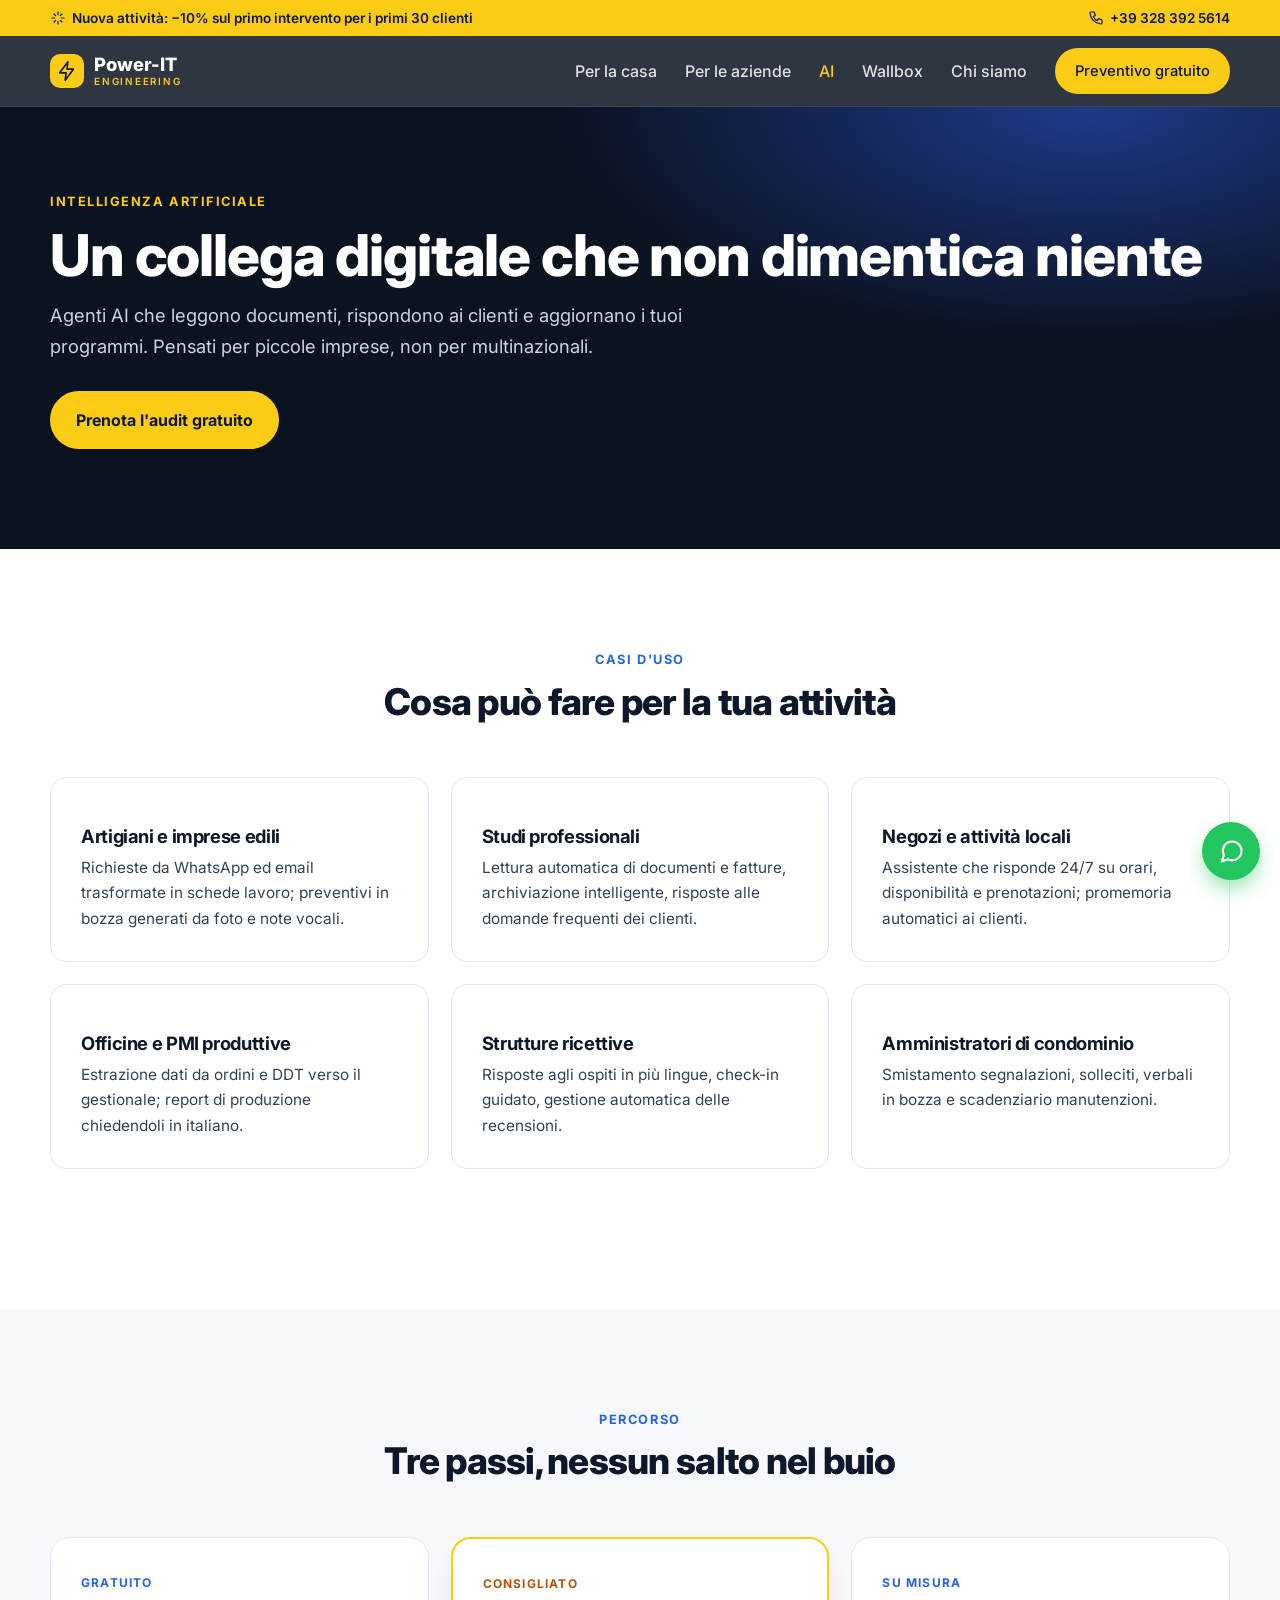
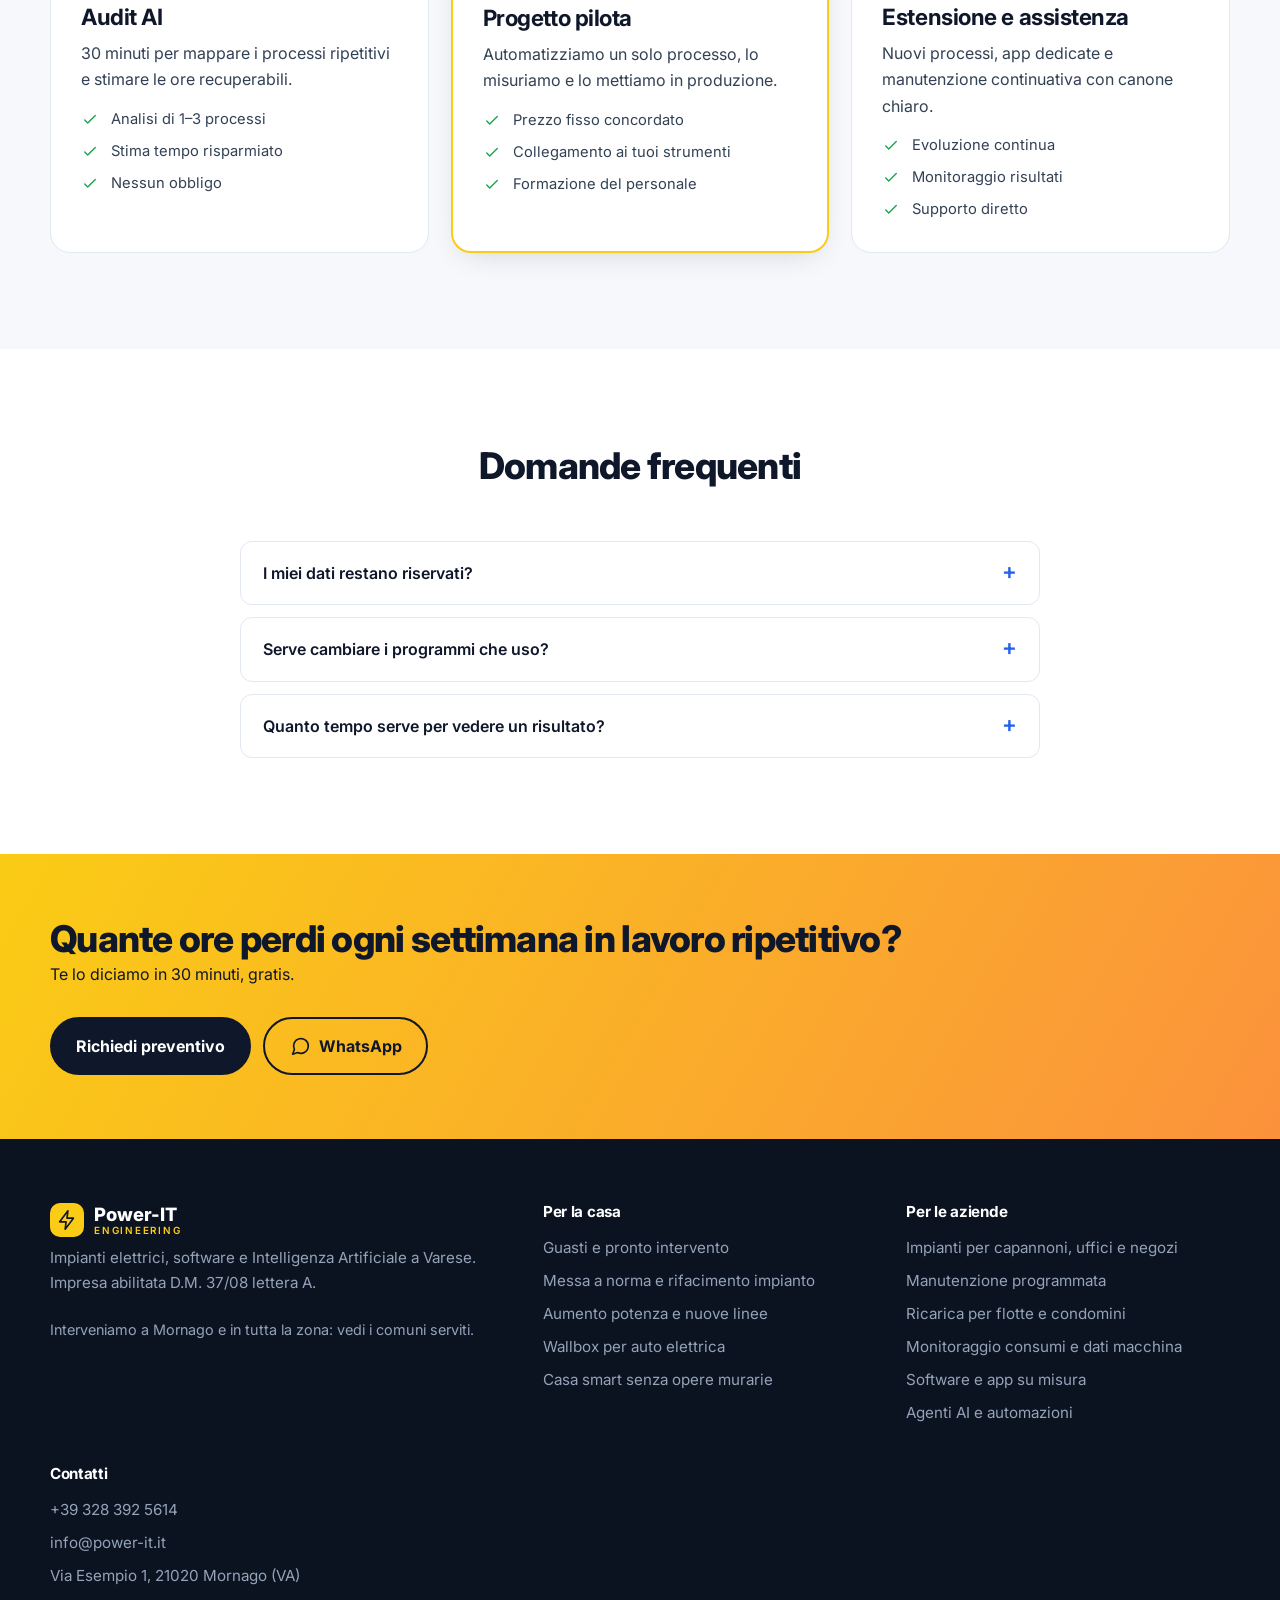
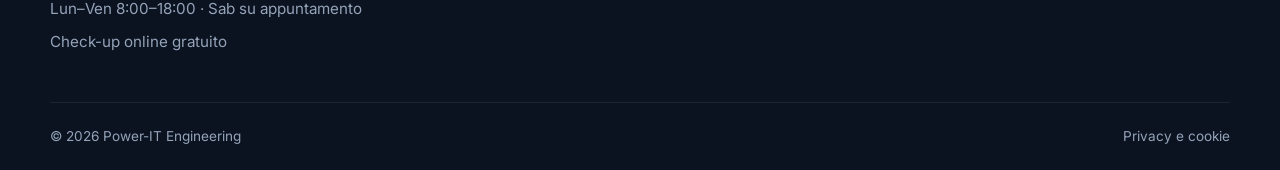
<file: intelligenza-artificiale.html>
<!doctype html>
<html lang="it">
<head>
<meta charset="utf-8">
<meta name="viewport" content="width=device-width, initial-scale=1">
<title>Agenti AI e automazioni per piccole imprese a Varese | Power-IT Engineering</title>
<meta name="description" content="Agenti di intelligenza artificiale e automazioni per artigiani, studi professionali, negozi e PMI della provincia di Varese. Audit gratuito e progetto pilota.">
<link rel="canonical" href="https://pasquale89-cmd.github.io/intelligenza-artificiale.html">
<meta name="robots" content="index, follow">
<meta name="theme-color" content="#0b1220">
<meta property="og:type" content="website"><meta property="og:locale" content="it_IT">
<meta property="og:site_name" content="Power-IT Engineering"><meta property="og:title" content="Agenti AI e automazioni per piccole imprese a Varese | Power-IT Engineering">
<meta property="og:description" content="Agenti di intelligenza artificiale e automazioni per artigiani, studi professionali, negozi e PMI della provincia di Varese. Audit gratuito e progetto pilota."><meta property="og:url" content="https://pasquale89-cmd.github.io/intelligenza-artificiale.html">
<meta property="og:image" content="https://pasquale89-cmd.github.io/assets/og.png"><meta name="twitter:card" content="summary_large_image">
<link rel="icon" href="assets/favicon.svg" type="image/svg+xml"><link rel="manifest" href="site.webmanifest">
<link rel="preconnect" href="https://fonts.googleapis.com"><link rel="preconnect" href="https://fonts.gstatic.com" crossorigin>
<link href="https://fonts.googleapis.com/css2?family=Inter:wght@400;500;600;700;800&display=swap" rel="stylesheet">
<link rel="stylesheet" href="assets/style.css">
<script type="application/ld+json">{"@context": "https://schema.org", "@type": ["Electrician", "ProfessionalService"], "name": "Power-IT Engineering", "description": "Impianti elettrici, software e Intelligenza Artificiale a Varese", "url": "https://pasquale89-cmd.github.io", "telephone": "+39 328 392 5614", "email": "info@power-it.it", "image": "https://pasquale89-cmd.github.io/assets/og.png", "priceRange": "€€", "address": {"@type": "PostalAddress", "streetAddress": "Via Esempio 1", "postalCode": "21020", "addressLocality": "Mornago", "addressRegion": "VA", "addressCountry": "IT"}, "areaServed": [{"@type": "City", "name": "Mornago"}, {"@type": "City", "name": "Varese"}, {"@type": "City", "name": "Gallarate"}, {"@type": "City", "name": "Somma Lombardo"}, {"@type": "City", "name": "Sesto Calende"}, {"@type": "City", "name": "Vergiate"}, {"@type": "City", "name": "Arsago Seprio"}, {"@type": "City", "name": "Casorate Sempione"}, {"@type": "City", "name": "Cardano al Campo"}, {"@type": "City", "name": "Besnate"}, {"@type": "City", "name": "Crosio della Valle"}, {"@type": "City", "name": "Sumirago"}, {"@type": "City", "name": "Azzate"}, {"@type": "City", "name": "Castronno"}, {"@type": "City", "name": "Jerago con Orago"}, {"@type": "City", "name": "Cavaria con Premezzo"}, {"@type": "City", "name": "Oggiona con Santo Stefano"}, {"@type": "City", "name": "Busto Arsizio"}, {"@type": "City", "name": "Golasecca"}, {"@type": "City", "name": "Vizzola Ticino"}, {"@type": "City", "name": "Mercallo"}, {"@type": "City", "name": "Comabbio"}, {"@type": "City", "name": "Ternate"}, {"@type": "City", "name": "Travedona-Monate"}], "openingHoursSpecification": [{"@type": "OpeningHoursSpecification", "dayOfWeek": ["Monday", "Tuesday", "Wednesday", "Thursday", "Friday"], "opens": "08:00", "closes": "18:00"}], "hasOfferCatalog": {"@type": "OfferCatalog", "name": "Servizi", "itemListElement": [{"@type": "Offer", "itemOffered": {"@type": "Service", "name": "Guasti e pronto intervento", "description": "Salvavita che scatta, prese che non funzionano, corti circuiti: ricerca guasto strumentale e riparazione, anche il sabato su appuntamento."}}, {"@type": "Offer", "itemOffered": {"@type": "Service", "name": "Messa a norma e rifacimento impianto", "description": "Per case datate, ristrutturazioni o acquisti: verifica dello stato, adeguamento e rilascio della Dichiarazione di Conformità (DiCo)."}}, {"@type": "Offer", "itemOffered": {"@type": "Service", "name": "Aumento potenza e nuove linee", "description": "Piano a induzione, pompa di calore, condizionatori o forno: linee dedicate, quadro adeguato e supporto alla richiesta di aumento al fornitore."}}, {"@type": "Offer", "itemOffered": {"@type": "Service", "name": "Wallbox per auto elettrica", "description": "Installazione a regola d'arte con gestione dei carichi per evitare distacchi e supporto alla domanda del Bonus Colonnine."}}, {"@type": "Offer", "itemOffered": {"@type": "Service", "name": "Casa smart senza opere murarie", "description": "Luci, tapparelle e consumi controllati da app con moduli smart nel tuo impianto esistente: comodità e bollette sotto controllo."}}, {"@type": "Offer", "itemOffered": {"@type": "Service", "name": "Illuminazione LED interna ed esterna", "description": "Progetto luci per casa e giardino, sensori di presenza e crepuscolari, sostituzione di vecchi corpi illuminanti."}}, {"@type": "Offer", "itemOffered": {"@type": "Service", "name": "Cancelli e basculanti automatici", "description": "Motorizzazione, riparazione e messa in sicurezza di cancelli, box e barriere, con apertura da smartphone."}}, {"@type": "Offer", "itemOffered": {"@type": "Service", "name": "Check-up sicurezza impianto", "description": "Controllo di differenziali, impianto di terra, quadro e prese con misure strumentali e relazione chiara su cosa fare (e cosa no)."}}, {"@type": "Offer", "itemOffered": {"@type": "Service", "name": "Impianti per capannoni, uffici e negozi", "description": "Forza motrice, quadri elettrici, illuminazione LED industriale e adeguamenti per nuove macchine o nuovi layout produttivi."}}, {"@type": "Offer", "itemOffered": {"@type": "Service", "name": "Manutenzione programmata", "description": "Contratti di manutenzione elettrica con interventi pianificati e preparazione alle verifiche periodiche: meno fermi, meno sorprese."}}, {"@type": "Offer", "itemOffered": {"@type": "Service", "name": "Ricarica per flotte e condomini", "description": "Infrastrutture di ricarica per dipendenti, clienti e flotte aziendali; impianti condominiali con ripartizione dei consumi."}}, {"@type": "Offer", "itemOffered": {"@type": "Service", "name": "Monitoraggio consumi e dati macchina", "description": "Misuratori e sensori IoT sul quadro e sulle macchine, cruscotti online e allarmi: sai dove va ogni kWh e quando una macchina si ferma."}}, {"@type": "Offer", "itemOffered": {"@type": "Service", "name": "Software e app su misura", "description": "Gestionali, app per tecnici in campo, portali clienti e integrazioni tra programmi: costruiti sui tuoi processi, non il contrario."}}, {"@type": "Offer", "itemOffered": {"@type": "Service", "name": "Agenti AI e automazioni", "description": "Assistenti che leggono ordini, DDT e fatture, rispondono alle richieste ricorrenti e aggiornano il gestionale al posto tuo."}}]}}</script>
<script>window.CFG={"prezzi": {"wallbox": {"3.7": [550, 800], "7.4": [700, 1100], "11": [900, 1400], "22": [1100, 1700]}, "posa_base": [350, 600], "metro_extra": [15, 25], "linea_dedicata": [150, 300], "gestione_carichi": [120, 250], "condominio_extra": [800, 1800], "bonus_pct": 80, "cap_privato": 1500, "cap_condominio": 8000}, "fineBonus": "2026-12-31", "wa": "393283925614"}</script>
<script type="application/ld+json">{"@context": "https://schema.org", "@type": "FAQPage", "mainEntity": [{"@type": "Question", "name": "I miei dati restano riservati?", "acceptedAnswer": {"@type": "Answer", "text": "Progettiamo ogni soluzione rispettando il GDPR: scegliamo servizi con trattamento dei dati in UE quando possibile, limitiamo l'accesso ai soli dati necessari e documentiamo il trattamento."}}, {"@type": "Question", "name": "Serve cambiare i programmi che uso?", "acceptedAnswer": {"@type": "Answer", "text": "No. Nella maggior parte dei casi l'agente si collega a email, cartelle condivise, WhatsApp Business e al gestionale che già usi."}}, {"@type": "Question", "name": "Quanto tempo serve per vedere un risultato?", "acceptedAnswer": {"@type": "Answer", "text": "Un progetto pilota su un singolo processo richiede in genere poche settimane e ti permette di misurare il tempo risparmiato prima di investire oltre."}}]}</script>
</head>
<body>
<a class="skip" href="#main">Vai al contenuto</a>
<div class="topbar"><div class="wrap topbar-in"><span><svg class="ic" viewBox="0 0 24 24" fill="none" stroke="currentColor" stroke-width="1.8" stroke-linecap="round" stroke-linejoin="round" aria-hidden="true"><path d="M12 3v4M12 17v4M3 12h4M17 12h4M6 6l2.5 2.5M15.5 15.5 18 18M6 18l2.5-2.5M15.5 8.5 18 6"/></svg> Nuova attività: −10% sul primo intervento per i primi 30 clienti</span><a href="tel:+393283925614"><svg class="ic" viewBox="0 0 24 24" fill="none" stroke="currentColor" stroke-width="1.8" stroke-linecap="round" stroke-linejoin="round" aria-hidden="true"><path d="M5 3h4l2 5-3 2a12 12 0 0 0 6 6l2-3 5 2v4a2 2 0 0 1-2 2A18 18 0 0 1 3 5a2 2 0 0 1 2-2z"/></svg> +39 328 392 5614</a></div></div>
<header class="hdr">
 <div class="wrap hdr-in">
  <a class="logo" href="index.html" aria-label="Power-IT Engineering – home"><svg class="logo-ic" viewBox="0 0 24 24" fill="none" stroke="currentColor" stroke-width="1.8" stroke-linecap="round" stroke-linejoin="round" aria-hidden="true"><path d="M13 2 4 14h7l-1 8 9-12h-7z"/></svg><span>Power-IT<small>Engineering</small></span></a>
  <button class="burger" aria-label="Menu" aria-expanded="false" aria-controls="nav"><span></span><span></span><span></span></button>
  <nav id="nav" class="nav"><a href="privati.html">Per la casa</a><a href="aziende.html">Per le aziende</a><a href="intelligenza-artificiale.html" aria-current="page">AI</a><a href="wallbox.html">Wallbox</a><a href="chi-siamo.html">Chi siamo</a><a class="btn btn-sm" href="contatti.html">Preventivo gratuito</a></nav>
 </div>
</header>
<main id="main">
<section class="phero"><div class="wrap"><span class="eyebrow">Intelligenza Artificiale</span><h1>Un collega digitale che non dimentica niente</h1><p class="lead">Agenti AI che leggono documenti, rispondono ai clienti e aggiornano i tuoi programmi. Pensati per piccole imprese, non per multinazionali.</p><div class="hero-btns"><a class="btn" href="contatti.html?tipo=azienda&servizio=ai">Prenota l'audit gratuito</a></div></div></section><section class="sec"><div class="wrap"><div class="sec-hd"><span class="eyebrow">Casi d'uso</span><h2>Cosa può fare per la tua attività</h2></div>
<div class="cards"><div class="card reveal"><h3>Artigiani e imprese edili</h3><p>Richieste da WhatsApp ed email trasformate in schede lavoro; preventivi in bozza generati da foto e note vocali.</p></div><div class="card reveal"><h3>Studi professionali</h3><p>Lettura automatica di documenti e fatture, archiviazione intelligente, risposte alle domande frequenti dei clienti.</p></div><div class="card reveal"><h3>Negozi e attività locali</h3><p>Assistente che risponde 24/7 su orari, disponibilità e prenotazioni; promemoria automatici ai clienti.</p></div><div class="card reveal"><h3>Officine e PMI produttive</h3><p>Estrazione dati da ordini e DDT verso il gestionale; report di produzione chiedendoli in italiano.</p></div><div class="card reveal"><h3>Strutture ricettive</h3><p>Risposte agli ospiti in più lingue, check-in guidato, gestione automatica delle recensioni.</p></div><div class="card reveal"><h3>Amministratori di condominio</h3><p>Smistamento segnalazioni, solleciti, verbali in bozza e scadenziario manutenzioni.</p></div></div></div></section>
<section class="sec sec-alt"><div class="wrap"><div class="sec-hd"><span class="eyebrow">Percorso</span><h2>Tre passi, nessun salto nel buio</h2></div>
<div class="plans">
 <div class="plan reveal"><span class="plan-tag">Gratuito</span><h3>Audit AI</h3><p>30 minuti per mappare i processi ripetitivi e stimare le ore recuperabili.</p><ul class="ticks small"><li><svg class="ic" viewBox="0 0 24 24" fill="none" stroke="currentColor" stroke-width="1.8" stroke-linecap="round" stroke-linejoin="round" aria-hidden="true"><path d="m5 12 4 4 10-10"/></svg> Analisi di 1–3 processi</li><li><svg class="ic" viewBox="0 0 24 24" fill="none" stroke="currentColor" stroke-width="1.8" stroke-linecap="round" stroke-linejoin="round" aria-hidden="true"><path d="m5 12 4 4 10-10"/></svg> Stima tempo risparmiato</li><li><svg class="ic" viewBox="0 0 24 24" fill="none" stroke="currentColor" stroke-width="1.8" stroke-linecap="round" stroke-linejoin="round" aria-hidden="true"><path d="m5 12 4 4 10-10"/></svg> Nessun obbligo</li></ul></div>
 <div class="plan plan-hot reveal"><span class="plan-tag">Consigliato</span><h3>Progetto pilota</h3><p>Automatizziamo un solo processo, lo misuriamo e lo mettiamo in produzione.</p><ul class="ticks small"><li><svg class="ic" viewBox="0 0 24 24" fill="none" stroke="currentColor" stroke-width="1.8" stroke-linecap="round" stroke-linejoin="round" aria-hidden="true"><path d="m5 12 4 4 10-10"/></svg> Prezzo fisso concordato</li><li><svg class="ic" viewBox="0 0 24 24" fill="none" stroke="currentColor" stroke-width="1.8" stroke-linecap="round" stroke-linejoin="round" aria-hidden="true"><path d="m5 12 4 4 10-10"/></svg> Collegamento ai tuoi strumenti</li><li><svg class="ic" viewBox="0 0 24 24" fill="none" stroke="currentColor" stroke-width="1.8" stroke-linecap="round" stroke-linejoin="round" aria-hidden="true"><path d="m5 12 4 4 10-10"/></svg> Formazione del personale</li></ul></div>
 <div class="plan reveal"><span class="plan-tag">Su misura</span><h3>Estensione e assistenza</h3><p>Nuovi processi, app dedicate e manutenzione continuativa con canone chiaro.</p><ul class="ticks small"><li><svg class="ic" viewBox="0 0 24 24" fill="none" stroke="currentColor" stroke-width="1.8" stroke-linecap="round" stroke-linejoin="round" aria-hidden="true"><path d="m5 12 4 4 10-10"/></svg> Evoluzione continua</li><li><svg class="ic" viewBox="0 0 24 24" fill="none" stroke="currentColor" stroke-width="1.8" stroke-linecap="round" stroke-linejoin="round" aria-hidden="true"><path d="m5 12 4 4 10-10"/></svg> Monitoraggio risultati</li><li><svg class="ic" viewBox="0 0 24 24" fill="none" stroke="currentColor" stroke-width="1.8" stroke-linecap="round" stroke-linejoin="round" aria-hidden="true"><path d="m5 12 4 4 10-10"/></svg> Supporto diretto</li></ul></div>
</div></div></section>
<section class="sec"><div class="wrap"><div class="sec-hd"><h2>Domande frequenti</h2></div><div class="faq"><details><summary>I miei dati restano riservati?</summary><p>Progettiamo ogni soluzione rispettando il GDPR: scegliamo servizi con trattamento dei dati in UE quando possibile, limitiamo l'accesso ai soli dati necessari e documentiamo il trattamento.</p></details><details><summary>Serve cambiare i programmi che uso?</summary><p>No. Nella maggior parte dei casi l'agente si collega a email, cartelle condivise, WhatsApp Business e al gestionale che già usi.</p></details><details><summary>Quanto tempo serve per vedere un risultato?</summary><p>Un progetto pilota su un singolo processo richiede in genere poche settimane e ti permette di misurare il tempo risparmiato prima di investire oltre.</p></details></div></div></section><section class="cta"><div class="wrap cta-in"><div><h2>Quante ore perdi ogni settimana in lavoro ripetitivo?</h2><p>Te lo diciamo in 30 minuti, gratis.</p></div>
<div class="cta-btns"><a class="btn" href="contatti.html?tipo=azienda&servizio=ai">Richiedi preventivo</a>
<a class="btn btn-ghost" href="https://wa.me/393283925614" target="_blank" rel="noopener"><svg class="ic" viewBox="0 0 24 24" fill="none" stroke="currentColor" stroke-width="1.8" stroke-linecap="round" stroke-linejoin="round" aria-hidden="true"><path d="M21 12a8 8 0 0 1-11.6 7.1L4 21l1.9-5.4A8 8 0 1 1 21 12z"/></svg> WhatsApp</a></div></div></section>
</main>
<footer class="ftr">
 <div class="wrap ftr-grid">
  <div><a class="logo" href="index.html"><svg class="logo-ic" viewBox="0 0 24 24" fill="none" stroke="currentColor" stroke-width="1.8" stroke-linecap="round" stroke-linejoin="round" aria-hidden="true"><path d="M13 2 4 14h7l-1 8 9-12h-7z"/></svg><span>Power-IT<small>Engineering</small></span></a>
   <p class="muted">Impianti elettrici, software e Intelligenza Artificiale a Varese. Impresa abilitata D.M. 37/08 lettera A.</p>
   <p class="muted small">Interveniamo a Mornago e in tutta la zona: <a href="zone.html">vedi i comuni serviti</a>.</p></div>
  <div><h4>Per la casa</h4><a href="privati.html#guasto">Guasti e pronto intervento</a><a href="privati.html#adeguamento">Messa a norma e rifacimento impianto</a><a href="privati.html#potenza">Aumento potenza e nuove linee</a><a href="privati.html#wallbox">Wallbox per auto elettrica</a><a href="privati.html#smart">Casa smart senza opere murarie</a></div>
  <div><h4>Per le aziende</h4><a href="aziende.html#impianti-aziende">Impianti per capannoni, uffici e negozi</a><a href="aziende.html#manutenzione">Manutenzione programmata</a><a href="aziende.html#wallbox-aziende">Ricarica per flotte e condomini</a><a href="aziende.html#iot">Monitoraggio consumi e dati macchina</a><a href="aziende.html#software">Software e app su misura</a><a href="aziende.html#ai">Agenti AI e automazioni</a></div>
  <div><h4>Contatti</h4>
   <a href="tel:+393283925614">+39 328 392 5614</a><a href="mailto:info@power-it.it">info@power-it.it</a>
   <span class="muted">Via Esempio 1, 21020 Mornago (VA)</span><span class="muted">Lun–Ven 8:00–18:00 · Sab su appuntamento</span>
   <a href="check-up.html">Check-up online gratuito</a></div>
 </div>
 <div class="wrap ftr-bot"><span>© 2026 Power-IT Engineering</span><span><a href="privacy.html">Privacy e cookie</a></span></div>
</footer>
<a class="wa-float" href="https://wa.me/393283925614?text=Ciao%2C%20vorrei%20informazioni" target="_blank" rel="noopener" aria-label="Scrivici su WhatsApp"><svg class="ic" viewBox="0 0 24 24" fill="none" stroke="currentColor" stroke-width="1.8" stroke-linecap="round" stroke-linejoin="round" aria-hidden="true"><path d="M21 12a8 8 0 0 1-11.6 7.1L4 21l1.9-5.4A8 8 0 1 1 21 12z"/></svg></a>
<nav class="mbar" aria-label="Azioni rapide">
 <a href="tel:+393283925614"><svg class="ic" viewBox="0 0 24 24" fill="none" stroke="currentColor" stroke-width="1.8" stroke-linecap="round" stroke-linejoin="round" aria-hidden="true"><path d="M5 3h4l2 5-3 2a12 12 0 0 0 6 6l2-3 5 2v4a2 2 0 0 1-2 2A18 18 0 0 1 3 5a2 2 0 0 1 2-2z"/></svg><span>Chiama</span></a>
 <a href="https://wa.me/393283925614" target="_blank" rel="noopener"><svg class="ic" viewBox="0 0 24 24" fill="none" stroke="currentColor" stroke-width="1.8" stroke-linecap="round" stroke-linejoin="round" aria-hidden="true"><path d="M21 12a8 8 0 0 1-11.6 7.1L4 21l1.9-5.4A8 8 0 1 1 21 12z"/></svg><span>WhatsApp</span></a>
 <a class="hot" href="contatti.html"><svg class="ic" viewBox="0 0 24 24" fill="none" stroke="currentColor" stroke-width="1.8" stroke-linecap="round" stroke-linejoin="round" aria-hidden="true"><path d="M17 6a7 7 0 1 0 0 12M4 10h9M4 14h9"/></svg><span>Preventivo</span></a>
</nav>
<script src="assets/main.js" defer></script>
</body>
</html>
</file>
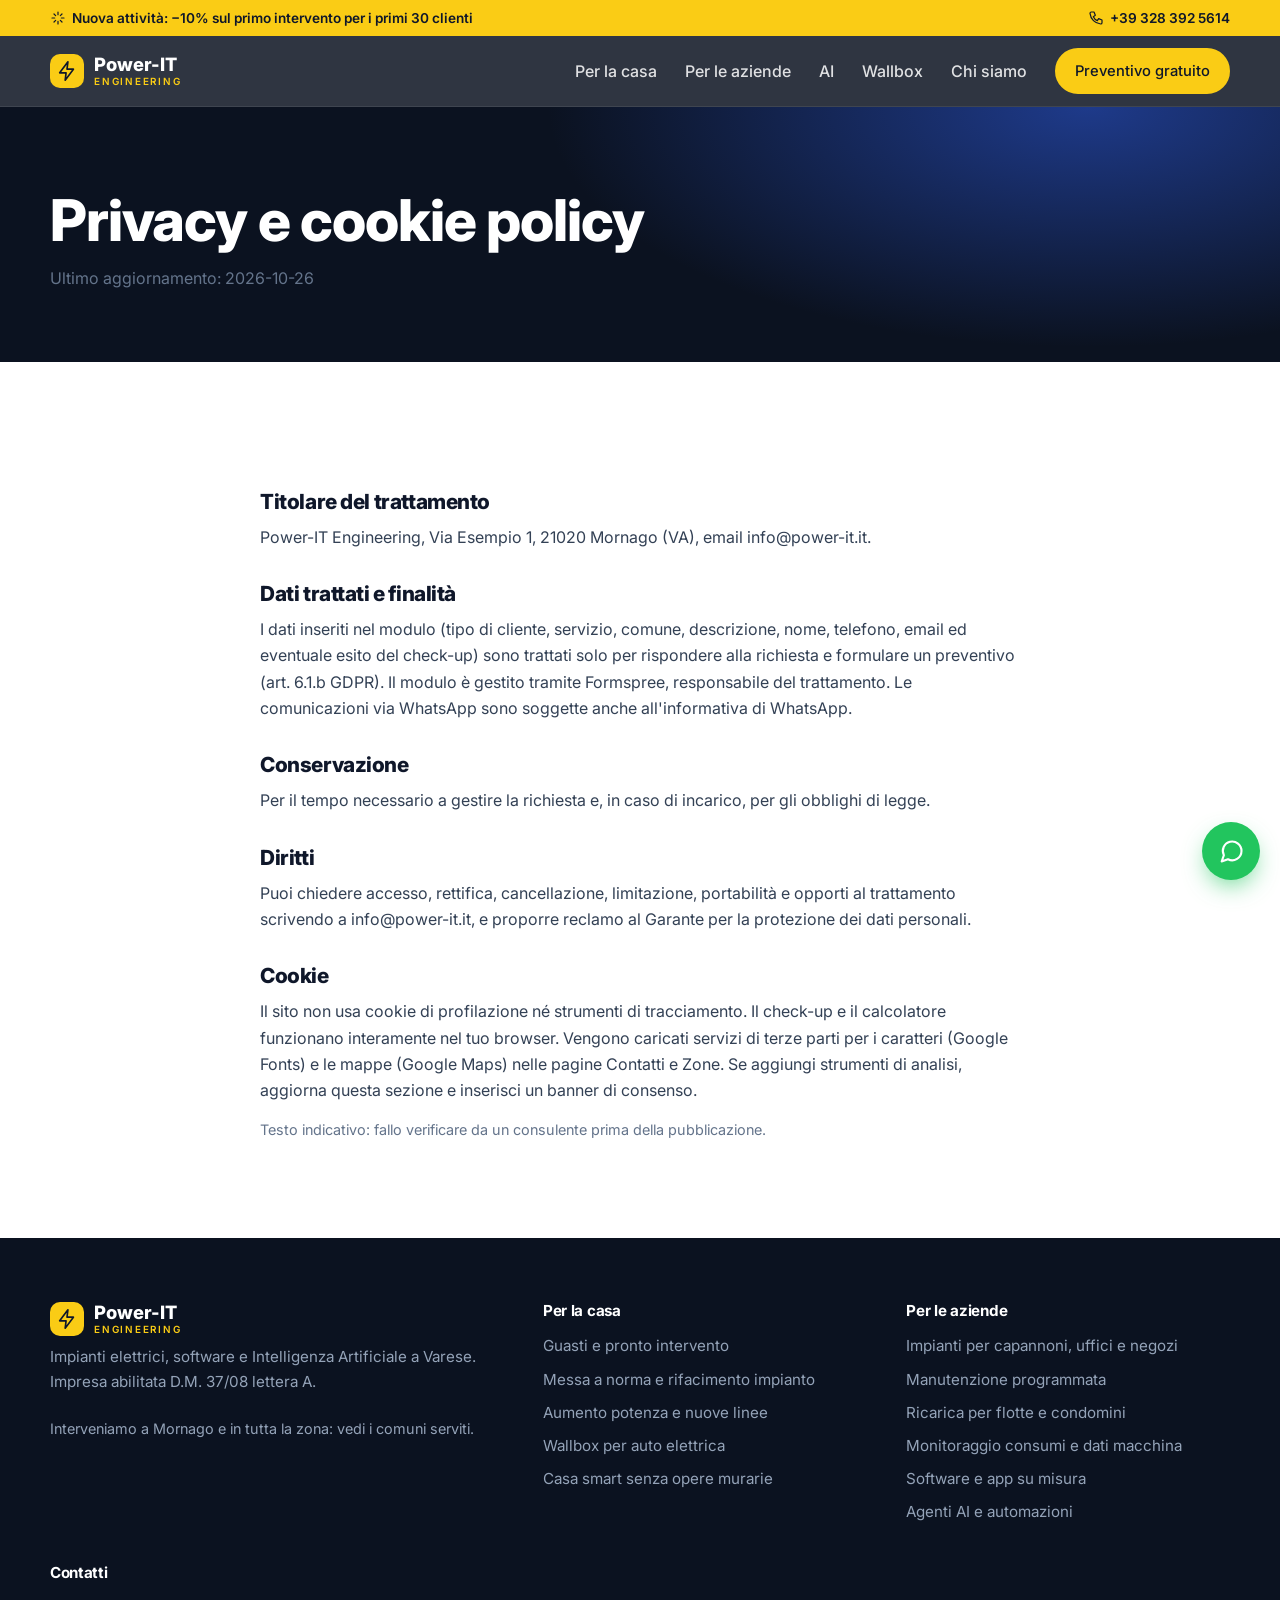
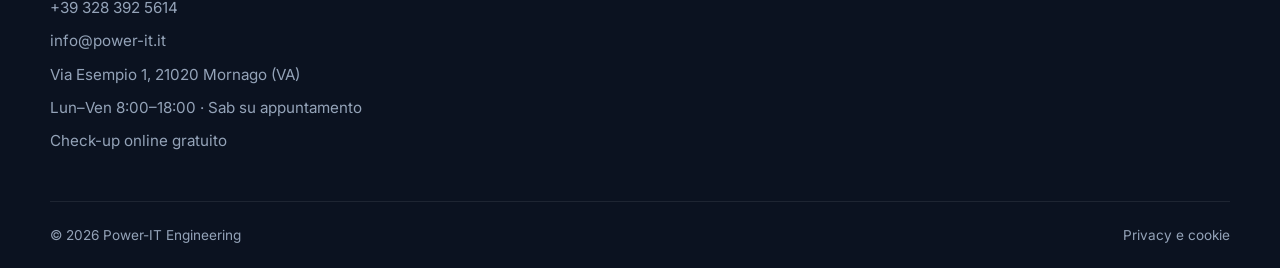
<file: privacy.html>
<!doctype html>
<html lang="it">
<head>
<meta charset="utf-8">
<meta name="viewport" content="width=device-width, initial-scale=1">
<title>Privacy e cookie policy | Power-IT Engineering</title>
<meta name="description" content="Informativa privacy e cookie di Power-IT Engineering ai sensi del Regolamento UE 2016/679.">
<link rel="canonical" href="https://pasquale89-cmd.github.io/privacy.html">
<meta name="robots" content="index, follow">
<meta name="theme-color" content="#0b1220">
<meta property="og:type" content="website"><meta property="og:locale" content="it_IT">
<meta property="og:site_name" content="Power-IT Engineering"><meta property="og:title" content="Privacy e cookie policy | Power-IT Engineering">
<meta property="og:description" content="Informativa privacy e cookie di Power-IT Engineering ai sensi del Regolamento UE 2016/679."><meta property="og:url" content="https://pasquale89-cmd.github.io/privacy.html">
<meta property="og:image" content="https://pasquale89-cmd.github.io/assets/og.png"><meta name="twitter:card" content="summary_large_image">
<link rel="icon" href="assets/favicon.svg" type="image/svg+xml"><link rel="manifest" href="site.webmanifest">
<link rel="preconnect" href="https://fonts.googleapis.com"><link rel="preconnect" href="https://fonts.gstatic.com" crossorigin>
<link href="https://fonts.googleapis.com/css2?family=Inter:wght@400;500;600;700;800&display=swap" rel="stylesheet">
<link rel="stylesheet" href="assets/style.css">
<script type="application/ld+json">{"@context": "https://schema.org", "@type": ["Electrician", "ProfessionalService"], "name": "Power-IT Engineering", "description": "Impianti elettrici, software e Intelligenza Artificiale a Varese", "url": "https://pasquale89-cmd.github.io", "telephone": "+39 328 392 5614", "email": "info@power-it.it", "image": "https://pasquale89-cmd.github.io/assets/og.png", "priceRange": "€€", "address": {"@type": "PostalAddress", "streetAddress": "Via Esempio 1", "postalCode": "21020", "addressLocality": "Mornago", "addressRegion": "VA", "addressCountry": "IT"}, "areaServed": [{"@type": "City", "name": "Mornago"}, {"@type": "City", "name": "Varese"}, {"@type": "City", "name": "Gallarate"}, {"@type": "City", "name": "Somma Lombardo"}, {"@type": "City", "name": "Sesto Calende"}, {"@type": "City", "name": "Vergiate"}, {"@type": "City", "name": "Arsago Seprio"}, {"@type": "City", "name": "Casorate Sempione"}, {"@type": "City", "name": "Cardano al Campo"}, {"@type": "City", "name": "Besnate"}, {"@type": "City", "name": "Crosio della Valle"}, {"@type": "City", "name": "Sumirago"}, {"@type": "City", "name": "Azzate"}, {"@type": "City", "name": "Castronno"}, {"@type": "City", "name": "Jerago con Orago"}, {"@type": "City", "name": "Cavaria con Premezzo"}, {"@type": "City", "name": "Oggiona con Santo Stefano"}, {"@type": "City", "name": "Busto Arsizio"}, {"@type": "City", "name": "Golasecca"}, {"@type": "City", "name": "Vizzola Ticino"}, {"@type": "City", "name": "Mercallo"}, {"@type": "City", "name": "Comabbio"}, {"@type": "City", "name": "Ternate"}, {"@type": "City", "name": "Travedona-Monate"}], "openingHoursSpecification": [{"@type": "OpeningHoursSpecification", "dayOfWeek": ["Monday", "Tuesday", "Wednesday", "Thursday", "Friday"], "opens": "08:00", "closes": "18:00"}], "hasOfferCatalog": {"@type": "OfferCatalog", "name": "Servizi", "itemListElement": [{"@type": "Offer", "itemOffered": {"@type": "Service", "name": "Guasti e pronto intervento", "description": "Salvavita che scatta, prese che non funzionano, corti circuiti: ricerca guasto strumentale e riparazione, anche il sabato su appuntamento."}}, {"@type": "Offer", "itemOffered": {"@type": "Service", "name": "Messa a norma e rifacimento impianto", "description": "Per case datate, ristrutturazioni o acquisti: verifica dello stato, adeguamento e rilascio della Dichiarazione di Conformità (DiCo)."}}, {"@type": "Offer", "itemOffered": {"@type": "Service", "name": "Aumento potenza e nuove linee", "description": "Piano a induzione, pompa di calore, condizionatori o forno: linee dedicate, quadro adeguato e supporto alla richiesta di aumento al fornitore."}}, {"@type": "Offer", "itemOffered": {"@type": "Service", "name": "Wallbox per auto elettrica", "description": "Installazione a regola d'arte con gestione dei carichi per evitare distacchi e supporto alla domanda del Bonus Colonnine."}}, {"@type": "Offer", "itemOffered": {"@type": "Service", "name": "Casa smart senza opere murarie", "description": "Luci, tapparelle e consumi controllati da app con moduli smart nel tuo impianto esistente: comodità e bollette sotto controllo."}}, {"@type": "Offer", "itemOffered": {"@type": "Service", "name": "Illuminazione LED interna ed esterna", "description": "Progetto luci per casa e giardino, sensori di presenza e crepuscolari, sostituzione di vecchi corpi illuminanti."}}, {"@type": "Offer", "itemOffered": {"@type": "Service", "name": "Cancelli e basculanti automatici", "description": "Motorizzazione, riparazione e messa in sicurezza di cancelli, box e barriere, con apertura da smartphone."}}, {"@type": "Offer", "itemOffered": {"@type": "Service", "name": "Check-up sicurezza impianto", "description": "Controllo di differenziali, impianto di terra, quadro e prese con misure strumentali e relazione chiara su cosa fare (e cosa no)."}}, {"@type": "Offer", "itemOffered": {"@type": "Service", "name": "Impianti per capannoni, uffici e negozi", "description": "Forza motrice, quadri elettrici, illuminazione LED industriale e adeguamenti per nuove macchine o nuovi layout produttivi."}}, {"@type": "Offer", "itemOffered": {"@type": "Service", "name": "Manutenzione programmata", "description": "Contratti di manutenzione elettrica con interventi pianificati e preparazione alle verifiche periodiche: meno fermi, meno sorprese."}}, {"@type": "Offer", "itemOffered": {"@type": "Service", "name": "Ricarica per flotte e condomini", "description": "Infrastrutture di ricarica per dipendenti, clienti e flotte aziendali; impianti condominiali con ripartizione dei consumi."}}, {"@type": "Offer", "itemOffered": {"@type": "Service", "name": "Monitoraggio consumi e dati macchina", "description": "Misuratori e sensori IoT sul quadro e sulle macchine, cruscotti online e allarmi: sai dove va ogni kWh e quando una macchina si ferma."}}, {"@type": "Offer", "itemOffered": {"@type": "Service", "name": "Software e app su misura", "description": "Gestionali, app per tecnici in campo, portali clienti e integrazioni tra programmi: costruiti sui tuoi processi, non il contrario."}}, {"@type": "Offer", "itemOffered": {"@type": "Service", "name": "Agenti AI e automazioni", "description": "Assistenti che leggono ordini, DDT e fatture, rispondono alle richieste ricorrenti e aggiornano il gestionale al posto tuo."}}]}}</script>
<script>window.CFG={"prezzi": {"wallbox": {"3.7": [550, 800], "7.4": [700, 1100], "11": [900, 1400], "22": [1100, 1700]}, "posa_base": [350, 600], "metro_extra": [15, 25], "linea_dedicata": [150, 300], "gestione_carichi": [120, 250], "condominio_extra": [800, 1800], "bonus_pct": 80, "cap_privato": 1500, "cap_condominio": 8000}, "fineBonus": "2026-12-31", "wa": "393283925614"}</script>

</head>
<body>
<a class="skip" href="#main">Vai al contenuto</a>
<div class="topbar"><div class="wrap topbar-in"><span><svg class="ic" viewBox="0 0 24 24" fill="none" stroke="currentColor" stroke-width="1.8" stroke-linecap="round" stroke-linejoin="round" aria-hidden="true"><path d="M12 3v4M12 17v4M3 12h4M17 12h4M6 6l2.5 2.5M15.5 15.5 18 18M6 18l2.5-2.5M15.5 8.5 18 6"/></svg> Nuova attività: −10% sul primo intervento per i primi 30 clienti</span><a href="tel:+393283925614"><svg class="ic" viewBox="0 0 24 24" fill="none" stroke="currentColor" stroke-width="1.8" stroke-linecap="round" stroke-linejoin="round" aria-hidden="true"><path d="M5 3h4l2 5-3 2a12 12 0 0 0 6 6l2-3 5 2v4a2 2 0 0 1-2 2A18 18 0 0 1 3 5a2 2 0 0 1 2-2z"/></svg> +39 328 392 5614</a></div></div>
<header class="hdr">
 <div class="wrap hdr-in">
  <a class="logo" href="index.html" aria-label="Power-IT Engineering – home"><svg class="logo-ic" viewBox="0 0 24 24" fill="none" stroke="currentColor" stroke-width="1.8" stroke-linecap="round" stroke-linejoin="round" aria-hidden="true"><path d="M13 2 4 14h7l-1 8 9-12h-7z"/></svg><span>Power-IT<small>Engineering</small></span></a>
  <button class="burger" aria-label="Menu" aria-expanded="false" aria-controls="nav"><span></span><span></span><span></span></button>
  <nav id="nav" class="nav"><a href="privati.html">Per la casa</a><a href="aziende.html">Per le aziende</a><a href="intelligenza-artificiale.html">AI</a><a href="wallbox.html">Wallbox</a><a href="chi-siamo.html">Chi siamo</a><a class="btn btn-sm" href="contatti.html">Preventivo gratuito</a></nav>
 </div>
</header>
<main id="main">
<section class="phero"><div class="wrap"><h1>Privacy e cookie policy</h1><p class="muted">Ultimo aggiornamento: 2026-10-26</p></div></section>
<section class="sec"><div class="wrap prose">
<h2>Titolare del trattamento</h2><p>Power-IT Engineering, Via Esempio 1, 21020 Mornago (VA), email info@power-it.it.</p>
<h2>Dati trattati e finalità</h2><p>I dati inseriti nel modulo (tipo di cliente, servizio, comune, descrizione, nome, telefono, email ed eventuale esito del check-up) sono trattati solo per rispondere alla richiesta e formulare un preventivo (art. 6.1.b GDPR). Il modulo è gestito tramite Formspree, responsabile del trattamento. Le comunicazioni via WhatsApp sono soggette anche all'informativa di WhatsApp.</p>
<h2>Conservazione</h2><p>Per il tempo necessario a gestire la richiesta e, in caso di incarico, per gli obblighi di legge.</p>
<h2>Diritti</h2><p>Puoi chiedere accesso, rettifica, cancellazione, limitazione, portabilità e opporti al trattamento scrivendo a info@power-it.it, e proporre reclamo al Garante per la protezione dei dati personali.</p>
<h2>Cookie</h2><p>Il sito non usa cookie di profilazione né strumenti di tracciamento. Il check-up e il calcolatore funzionano interamente nel tuo browser. Vengono caricati servizi di terze parti per i caratteri (Google Fonts) e le mappe (Google Maps) nelle pagine Contatti e Zone. Se aggiungi strumenti di analisi, aggiorna questa sezione e inserisci un banner di consenso.</p>
<p class="muted small">Testo indicativo: fallo verificare da un consulente prima della pubblicazione.</p></div></section>
</main>
<footer class="ftr">
 <div class="wrap ftr-grid">
  <div><a class="logo" href="index.html"><svg class="logo-ic" viewBox="0 0 24 24" fill="none" stroke="currentColor" stroke-width="1.8" stroke-linecap="round" stroke-linejoin="round" aria-hidden="true"><path d="M13 2 4 14h7l-1 8 9-12h-7z"/></svg><span>Power-IT<small>Engineering</small></span></a>
   <p class="muted">Impianti elettrici, software e Intelligenza Artificiale a Varese. Impresa abilitata D.M. 37/08 lettera A.</p>
   <p class="muted small">Interveniamo a Mornago e in tutta la zona: <a href="zone.html">vedi i comuni serviti</a>.</p></div>
  <div><h4>Per la casa</h4><a href="privati.html#guasto">Guasti e pronto intervento</a><a href="privati.html#adeguamento">Messa a norma e rifacimento impianto</a><a href="privati.html#potenza">Aumento potenza e nuove linee</a><a href="privati.html#wallbox">Wallbox per auto elettrica</a><a href="privati.html#smart">Casa smart senza opere murarie</a></div>
  <div><h4>Per le aziende</h4><a href="aziende.html#impianti-aziende">Impianti per capannoni, uffici e negozi</a><a href="aziende.html#manutenzione">Manutenzione programmata</a><a href="aziende.html#wallbox-aziende">Ricarica per flotte e condomini</a><a href="aziende.html#iot">Monitoraggio consumi e dati macchina</a><a href="aziende.html#software">Software e app su misura</a><a href="aziende.html#ai">Agenti AI e automazioni</a></div>
  <div><h4>Contatti</h4>
   <a href="tel:+393283925614">+39 328 392 5614</a><a href="mailto:info@power-it.it">info@power-it.it</a>
   <span class="muted">Via Esempio 1, 21020 Mornago (VA)</span><span class="muted">Lun–Ven 8:00–18:00 · Sab su appuntamento</span>
   <a href="check-up.html">Check-up online gratuito</a></div>
 </div>
 <div class="wrap ftr-bot"><span>© 2026 Power-IT Engineering</span><span><a href="privacy.html">Privacy e cookie</a></span></div>
</footer>
<a class="wa-float" href="https://wa.me/393283925614?text=Ciao%2C%20vorrei%20informazioni" target="_blank" rel="noopener" aria-label="Scrivici su WhatsApp"><svg class="ic" viewBox="0 0 24 24" fill="none" stroke="currentColor" stroke-width="1.8" stroke-linecap="round" stroke-linejoin="round" aria-hidden="true"><path d="M21 12a8 8 0 0 1-11.6 7.1L4 21l1.9-5.4A8 8 0 1 1 21 12z"/></svg></a>
<nav class="mbar" aria-label="Azioni rapide">
 <a href="tel:+393283925614"><svg class="ic" viewBox="0 0 24 24" fill="none" stroke="currentColor" stroke-width="1.8" stroke-linecap="round" stroke-linejoin="round" aria-hidden="true"><path d="M5 3h4l2 5-3 2a12 12 0 0 0 6 6l2-3 5 2v4a2 2 0 0 1-2 2A18 18 0 0 1 3 5a2 2 0 0 1 2-2z"/></svg><span>Chiama</span></a>
 <a href="https://wa.me/393283925614" target="_blank" rel="noopener"><svg class="ic" viewBox="0 0 24 24" fill="none" stroke="currentColor" stroke-width="1.8" stroke-linecap="round" stroke-linejoin="round" aria-hidden="true"><path d="M21 12a8 8 0 0 1-11.6 7.1L4 21l1.9-5.4A8 8 0 1 1 21 12z"/></svg><span>WhatsApp</span></a>
 <a class="hot" href="contatti.html"><svg class="ic" viewBox="0 0 24 24" fill="none" stroke="currentColor" stroke-width="1.8" stroke-linecap="round" stroke-linejoin="round" aria-hidden="true"><path d="M17 6a7 7 0 1 0 0 12M4 10h9M4 14h9"/></svg><span>Preventivo</span></a>
</nav>
<script src="assets/main.js" defer></script>
</body>
</html>
</file>
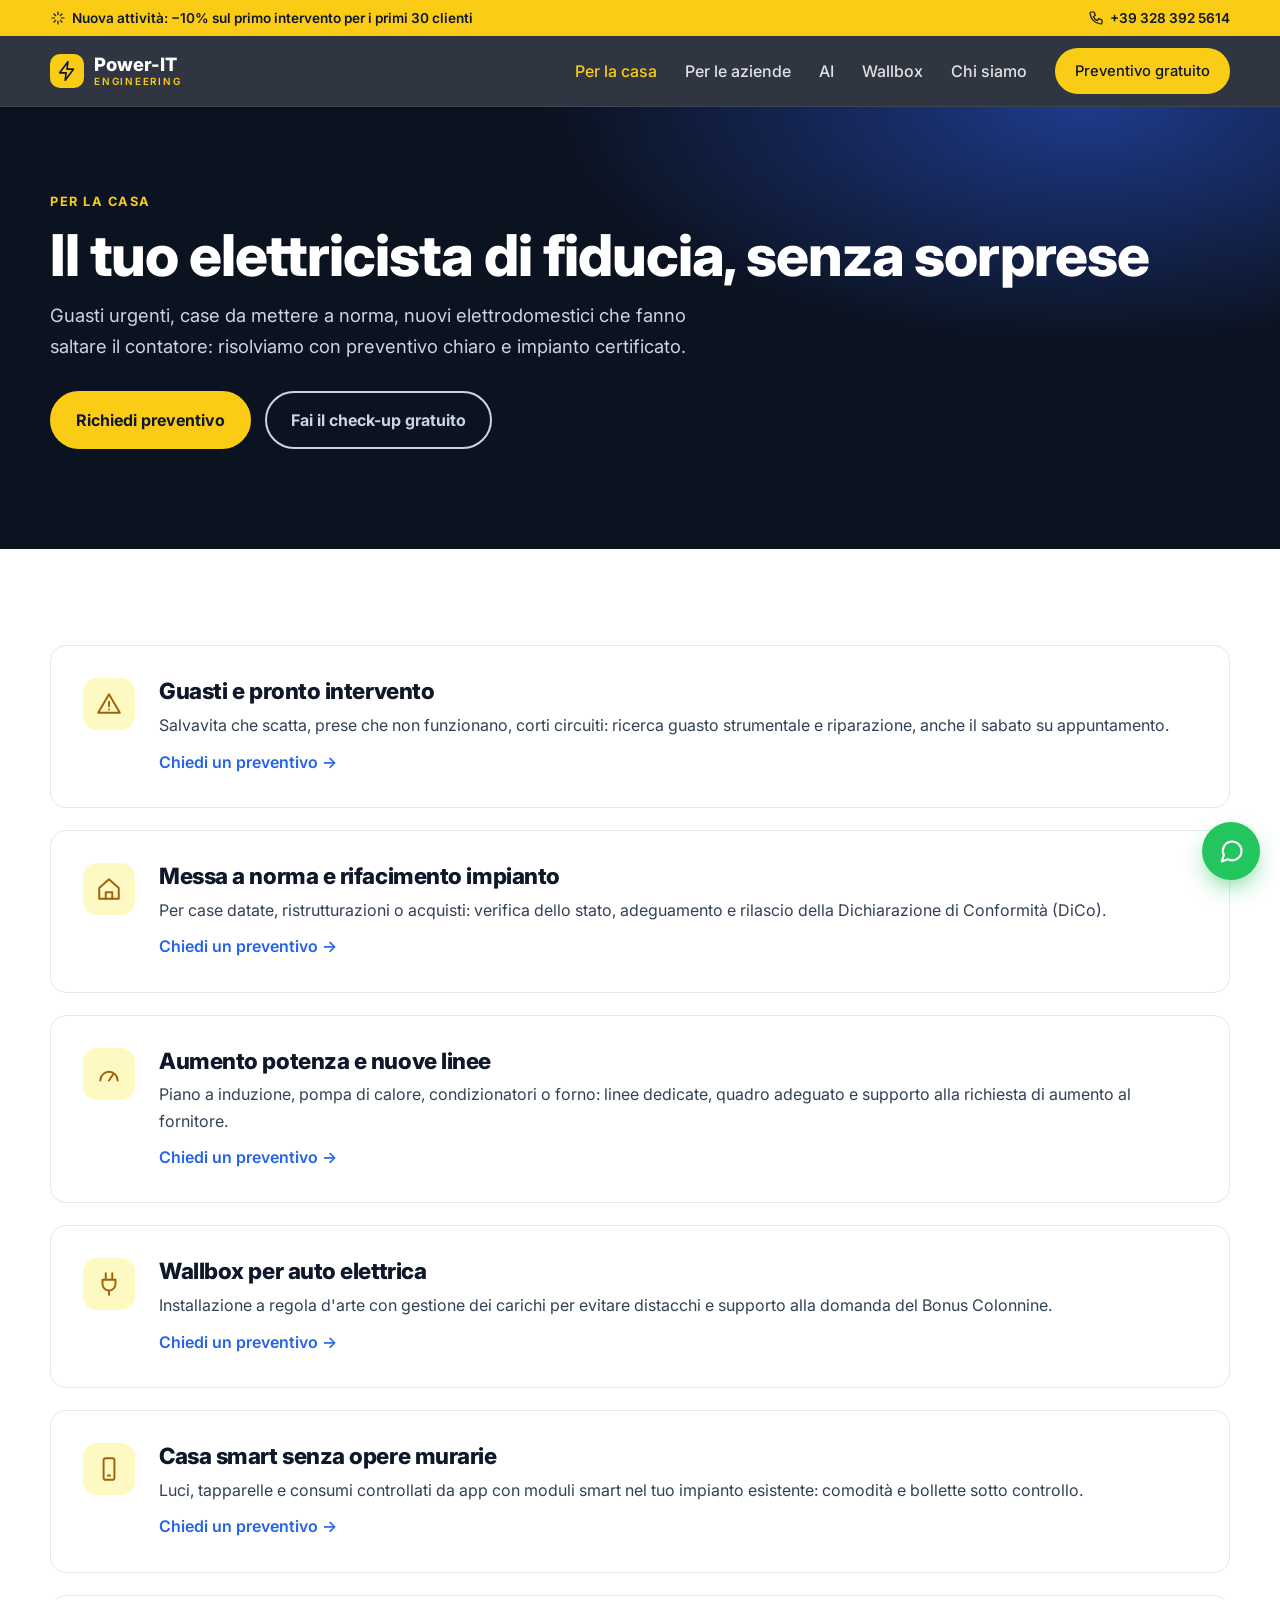
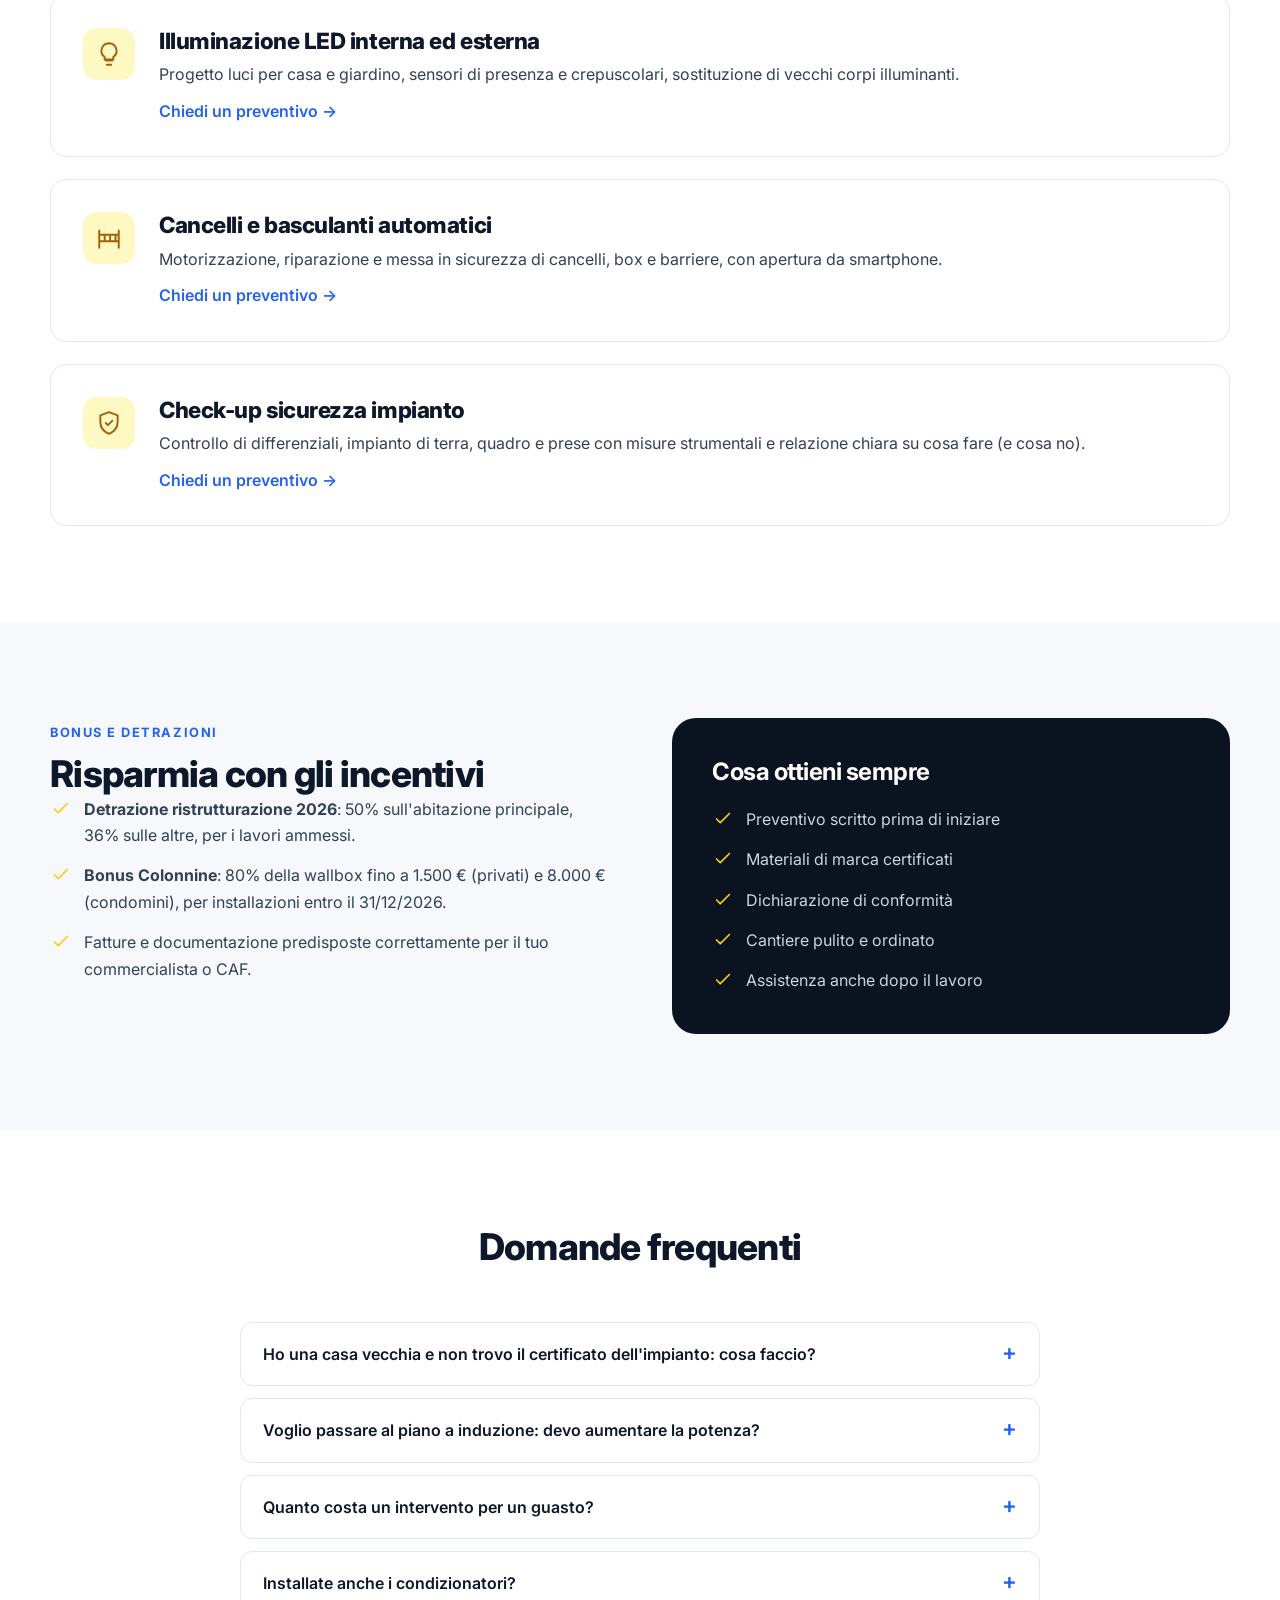
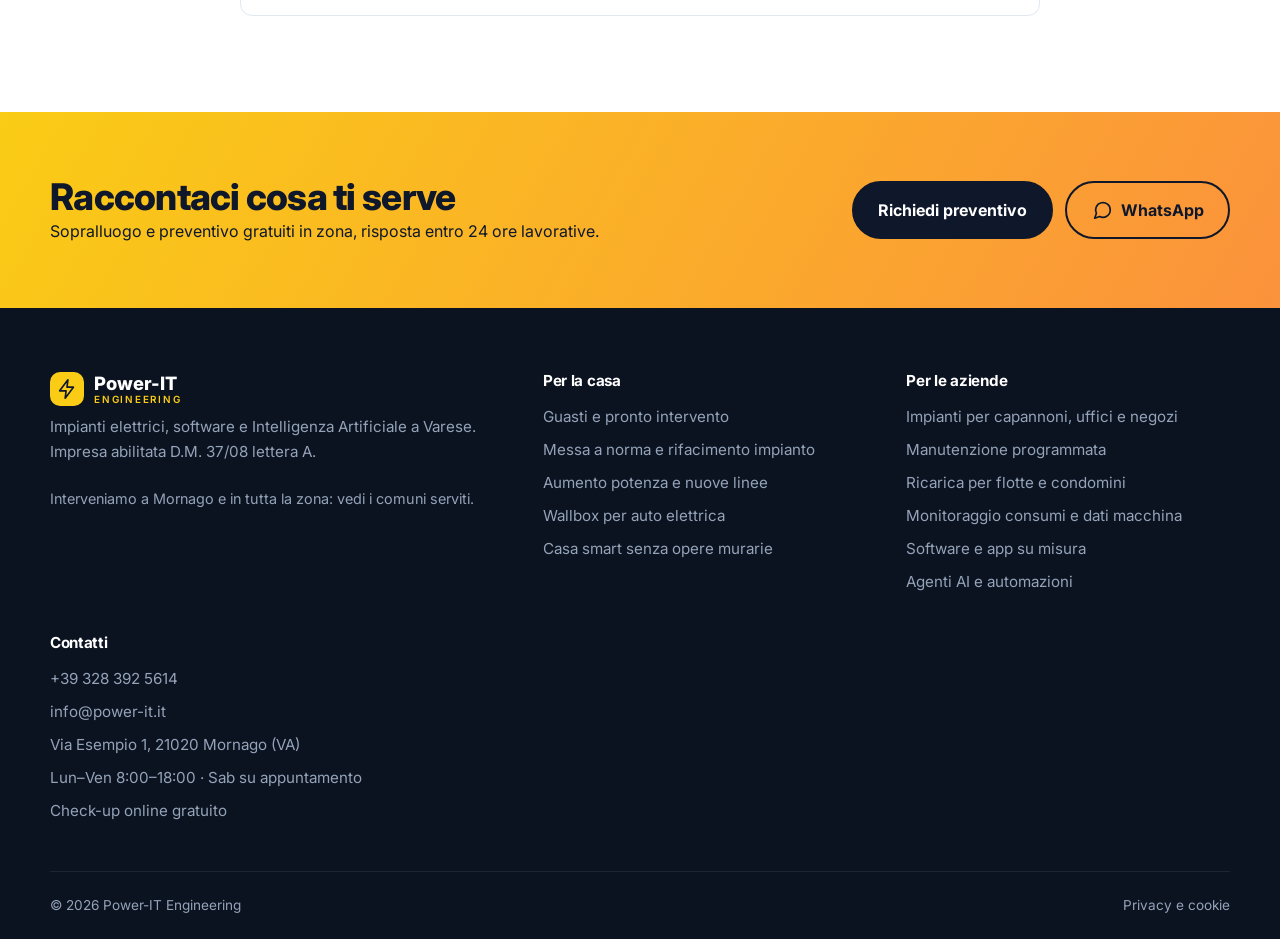
<file: privati.html>
<!doctype html>
<html lang="it">
<head>
<meta charset="utf-8">
<meta name="viewport" content="width=device-width, initial-scale=1">
<title>Elettricista per la casa a Varese e provincia | Power-IT Engineering</title>
<meta name="description" content="Guasti, messa a norma, aumento potenza per induzione e pompa di calore, wallbox, casa smart, LED e cancelli automatici. Elettricista abilitato in provincia di Varese.">
<link rel="canonical" href="https://pasquale89-cmd.github.io/privati.html">
<meta name="robots" content="index, follow">
<meta name="theme-color" content="#0b1220">
<meta property="og:type" content="website"><meta property="og:locale" content="it_IT">
<meta property="og:site_name" content="Power-IT Engineering"><meta property="og:title" content="Elettricista per la casa a Varese e provincia | Power-IT Engineering">
<meta property="og:description" content="Guasti, messa a norma, aumento potenza per induzione e pompa di calore, wallbox, casa smart, LED e cancelli automatici. Elettricista abilitato in provincia di Varese."><meta property="og:url" content="https://pasquale89-cmd.github.io/privati.html">
<meta property="og:image" content="https://pasquale89-cmd.github.io/assets/og.png"><meta name="twitter:card" content="summary_large_image">
<link rel="icon" href="assets/favicon.svg" type="image/svg+xml"><link rel="manifest" href="site.webmanifest">
<link rel="preconnect" href="https://fonts.googleapis.com"><link rel="preconnect" href="https://fonts.gstatic.com" crossorigin>
<link href="https://fonts.googleapis.com/css2?family=Inter:wght@400;500;600;700;800&display=swap" rel="stylesheet">
<link rel="stylesheet" href="assets/style.css">
<script type="application/ld+json">{"@context": "https://schema.org", "@type": ["Electrician", "ProfessionalService"], "name": "Power-IT Engineering", "description": "Impianti elettrici, software e Intelligenza Artificiale a Varese", "url": "https://pasquale89-cmd.github.io", "telephone": "+39 328 392 5614", "email": "info@power-it.it", "image": "https://pasquale89-cmd.github.io/assets/og.png", "priceRange": "€€", "address": {"@type": "PostalAddress", "streetAddress": "Via Esempio 1", "postalCode": "21020", "addressLocality": "Mornago", "addressRegion": "VA", "addressCountry": "IT"}, "areaServed": [{"@type": "City", "name": "Mornago"}, {"@type": "City", "name": "Varese"}, {"@type": "City", "name": "Gallarate"}, {"@type": "City", "name": "Somma Lombardo"}, {"@type": "City", "name": "Sesto Calende"}, {"@type": "City", "name": "Vergiate"}, {"@type": "City", "name": "Arsago Seprio"}, {"@type": "City", "name": "Casorate Sempione"}, {"@type": "City", "name": "Cardano al Campo"}, {"@type": "City", "name": "Besnate"}, {"@type": "City", "name": "Crosio della Valle"}, {"@type": "City", "name": "Sumirago"}, {"@type": "City", "name": "Azzate"}, {"@type": "City", "name": "Castronno"}, {"@type": "City", "name": "Jerago con Orago"}, {"@type": "City", "name": "Cavaria con Premezzo"}, {"@type": "City", "name": "Oggiona con Santo Stefano"}, {"@type": "City", "name": "Busto Arsizio"}, {"@type": "City", "name": "Golasecca"}, {"@type": "City", "name": "Vizzola Ticino"}, {"@type": "City", "name": "Mercallo"}, {"@type": "City", "name": "Comabbio"}, {"@type": "City", "name": "Ternate"}, {"@type": "City", "name": "Travedona-Monate"}], "openingHoursSpecification": [{"@type": "OpeningHoursSpecification", "dayOfWeek": ["Monday", "Tuesday", "Wednesday", "Thursday", "Friday"], "opens": "08:00", "closes": "18:00"}], "hasOfferCatalog": {"@type": "OfferCatalog", "name": "Servizi", "itemListElement": [{"@type": "Offer", "itemOffered": {"@type": "Service", "name": "Guasti e pronto intervento", "description": "Salvavita che scatta, prese che non funzionano, corti circuiti: ricerca guasto strumentale e riparazione, anche il sabato su appuntamento."}}, {"@type": "Offer", "itemOffered": {"@type": "Service", "name": "Messa a norma e rifacimento impianto", "description": "Per case datate, ristrutturazioni o acquisti: verifica dello stato, adeguamento e rilascio della Dichiarazione di Conformità (DiCo)."}}, {"@type": "Offer", "itemOffered": {"@type": "Service", "name": "Aumento potenza e nuove linee", "description": "Piano a induzione, pompa di calore, condizionatori o forno: linee dedicate, quadro adeguato e supporto alla richiesta di aumento al fornitore."}}, {"@type": "Offer", "itemOffered": {"@type": "Service", "name": "Wallbox per auto elettrica", "description": "Installazione a regola d'arte con gestione dei carichi per evitare distacchi e supporto alla domanda del Bonus Colonnine."}}, {"@type": "Offer", "itemOffered": {"@type": "Service", "name": "Casa smart senza opere murarie", "description": "Luci, tapparelle e consumi controllati da app con moduli smart nel tuo impianto esistente: comodità e bollette sotto controllo."}}, {"@type": "Offer", "itemOffered": {"@type": "Service", "name": "Illuminazione LED interna ed esterna", "description": "Progetto luci per casa e giardino, sensori di presenza e crepuscolari, sostituzione di vecchi corpi illuminanti."}}, {"@type": "Offer", "itemOffered": {"@type": "Service", "name": "Cancelli e basculanti automatici", "description": "Motorizzazione, riparazione e messa in sicurezza di cancelli, box e barriere, con apertura da smartphone."}}, {"@type": "Offer", "itemOffered": {"@type": "Service", "name": "Check-up sicurezza impianto", "description": "Controllo di differenziali, impianto di terra, quadro e prese con misure strumentali e relazione chiara su cosa fare (e cosa no)."}}, {"@type": "Offer", "itemOffered": {"@type": "Service", "name": "Impianti per capannoni, uffici e negozi", "description": "Forza motrice, quadri elettrici, illuminazione LED industriale e adeguamenti per nuove macchine o nuovi layout produttivi."}}, {"@type": "Offer", "itemOffered": {"@type": "Service", "name": "Manutenzione programmata", "description": "Contratti di manutenzione elettrica con interventi pianificati e preparazione alle verifiche periodiche: meno fermi, meno sorprese."}}, {"@type": "Offer", "itemOffered": {"@type": "Service", "name": "Ricarica per flotte e condomini", "description": "Infrastrutture di ricarica per dipendenti, clienti e flotte aziendali; impianti condominiali con ripartizione dei consumi."}}, {"@type": "Offer", "itemOffered": {"@type": "Service", "name": "Monitoraggio consumi e dati macchina", "description": "Misuratori e sensori IoT sul quadro e sulle macchine, cruscotti online e allarmi: sai dove va ogni kWh e quando una macchina si ferma."}}, {"@type": "Offer", "itemOffered": {"@type": "Service", "name": "Software e app su misura", "description": "Gestionali, app per tecnici in campo, portali clienti e integrazioni tra programmi: costruiti sui tuoi processi, non il contrario."}}, {"@type": "Offer", "itemOffered": {"@type": "Service", "name": "Agenti AI e automazioni", "description": "Assistenti che leggono ordini, DDT e fatture, rispondono alle richieste ricorrenti e aggiornano il gestionale al posto tuo."}}]}}</script>
<script>window.CFG={"prezzi": {"wallbox": {"3.7": [550, 800], "7.4": [700, 1100], "11": [900, 1400], "22": [1100, 1700]}, "posa_base": [350, 600], "metro_extra": [15, 25], "linea_dedicata": [150, 300], "gestione_carichi": [120, 250], "condominio_extra": [800, 1800], "bonus_pct": 80, "cap_privato": 1500, "cap_condominio": 8000}, "fineBonus": "2026-12-31", "wa": "393283925614"}</script>
<script type="application/ld+json">{"@context": "https://schema.org", "@type": "FAQPage", "mainEntity": [{"@type": "Question", "name": "Ho una casa vecchia e non trovo il certificato dell'impianto: cosa faccio?", "acceptedAnswer": {"@type": "Answer", "text": "Facciamo una verifica con misure strumentali. Se l'impianto va adeguato lo mettiamo a norma e rilasciamo la DiCo. Per impianti anteriori al 27/03/2008 esiste anche la Dichiarazione di Rispondenza (DiRi), che può essere rilasciata solo da un professionista o da un responsabile tecnico con almeno 5 anni di esperienza nel settore: ti indichiamo la strada più adatta al tuo caso."}}, {"@type": "Question", "name": "Voglio passare al piano a induzione: devo aumentare la potenza?", "acceptedAnswer": {"@type": "Answer", "text": "Spesso sì: con 3 kW un piano a induzione insieme a forno o lavatrice fa scattare il contatore. Valutiamo i tuoi carichi, realizziamo la linea dedicata e ti aiutiamo con la richiesta di aumento al fornitore."}}, {"@type": "Question", "name": "Quanto costa un intervento per un guasto?", "acceptedAnswer": {"@type": "Answer", "text": "Dipende dal problema: ti diamo il costo dell'uscita prima di partire e, una volta individuato il guasto, il prezzo della riparazione prima di eseguirla."}}, {"@type": "Question", "name": "Installate anche i condizionatori?", "acceptedAnswer": {"@type": "Answer", "text": "Realizziamo la parte elettrica (linea dedicata, protezioni, alimentazione dell'unità esterna). L'installazione del circuito frigorifero richiede un tecnico con certificazione F-gas, con cui possiamo coordinarci."}}]}</script>
</head>
<body>
<a class="skip" href="#main">Vai al contenuto</a>
<div class="topbar"><div class="wrap topbar-in"><span><svg class="ic" viewBox="0 0 24 24" fill="none" stroke="currentColor" stroke-width="1.8" stroke-linecap="round" stroke-linejoin="round" aria-hidden="true"><path d="M12 3v4M12 17v4M3 12h4M17 12h4M6 6l2.5 2.5M15.5 15.5 18 18M6 18l2.5-2.5M15.5 8.5 18 6"/></svg> Nuova attività: −10% sul primo intervento per i primi 30 clienti</span><a href="tel:+393283925614"><svg class="ic" viewBox="0 0 24 24" fill="none" stroke="currentColor" stroke-width="1.8" stroke-linecap="round" stroke-linejoin="round" aria-hidden="true"><path d="M5 3h4l2 5-3 2a12 12 0 0 0 6 6l2-3 5 2v4a2 2 0 0 1-2 2A18 18 0 0 1 3 5a2 2 0 0 1 2-2z"/></svg> +39 328 392 5614</a></div></div>
<header class="hdr">
 <div class="wrap hdr-in">
  <a class="logo" href="index.html" aria-label="Power-IT Engineering – home"><svg class="logo-ic" viewBox="0 0 24 24" fill="none" stroke="currentColor" stroke-width="1.8" stroke-linecap="round" stroke-linejoin="round" aria-hidden="true"><path d="M13 2 4 14h7l-1 8 9-12h-7z"/></svg><span>Power-IT<small>Engineering</small></span></a>
  <button class="burger" aria-label="Menu" aria-expanded="false" aria-controls="nav"><span></span><span></span><span></span></button>
  <nav id="nav" class="nav"><a href="privati.html" aria-current="page">Per la casa</a><a href="aziende.html">Per le aziende</a><a href="intelligenza-artificiale.html">AI</a><a href="wallbox.html">Wallbox</a><a href="chi-siamo.html">Chi siamo</a><a class="btn btn-sm" href="contatti.html">Preventivo gratuito</a></nav>
 </div>
</header>
<main id="main">
<section class="phero"><div class="wrap"><span class="eyebrow">Per la casa</span><h1>Il tuo elettricista di fiducia, senza sorprese</h1><p class="lead">Guasti urgenti, case da mettere a norma, nuovi elettrodomestici che fanno saltare il contatore: risolviamo con preventivo chiaro e impianto certificato.</p><div class="hero-btns"><a class="btn" href="contatti.html?tipo=privato">Richiedi preventivo</a><a class="btn btn-ghost" href="check-up.html">Fai il check-up gratuito</a></div></div></section><section class="sec"><div class="wrap svcs"><article class="svc reveal" id="guasto"><div class="card-ic"><svg class="ic" viewBox="0 0 24 24" fill="none" stroke="currentColor" stroke-width="1.8" stroke-linecap="round" stroke-linejoin="round" aria-hidden="true"><path d="M12 3 2 20h20z"/><path d="M12 10v4M12 17h.01"/></svg></div><div><h2>Guasti e pronto intervento</h2><p>Salvavita che scatta, prese che non funzionano, corti circuiti: ricerca guasto strumentale e riparazione, anche il sabato su appuntamento.</p>
<a class="link" href="contatti.html?tipo=privato&servizio=guasto">Chiedi un preventivo →</a></div></article><article class="svc reveal" id="adeguamento"><div class="card-ic"><svg class="ic" viewBox="0 0 24 24" fill="none" stroke="currentColor" stroke-width="1.8" stroke-linecap="round" stroke-linejoin="round" aria-hidden="true"><path d="M3 11 12 3l9 8v10H3z"/><path d="M9 21v-6h6v6"/></svg></div><div><h2>Messa a norma e rifacimento impianto</h2><p>Per case datate, ristrutturazioni o acquisti: verifica dello stato, adeguamento e rilascio della Dichiarazione di Conformità (DiCo).</p>
<a class="link" href="contatti.html?tipo=privato&servizio=adeguamento">Chiedi un preventivo →</a></div></article><article class="svc reveal" id="potenza"><div class="card-ic"><svg class="ic" viewBox="0 0 24 24" fill="none" stroke="currentColor" stroke-width="1.8" stroke-linecap="round" stroke-linejoin="round" aria-hidden="true"><path d="M4 18a8 8 0 1 1 16 0"/><path d="m12 18 4-6"/></svg></div><div><h2>Aumento potenza e nuove linee</h2><p>Piano a induzione, pompa di calore, condizionatori o forno: linee dedicate, quadro adeguato e supporto alla richiesta di aumento al fornitore.</p>
<a class="link" href="contatti.html?tipo=privato&servizio=potenza">Chiedi un preventivo →</a></div></article><article class="svc reveal" id="wallbox"><div class="card-ic"><svg class="ic" viewBox="0 0 24 24" fill="none" stroke="currentColor" stroke-width="1.8" stroke-linecap="round" stroke-linejoin="round" aria-hidden="true"><path d="M9 2v6M15 2v6M6 8h12v4a6 6 0 0 1-12 0zM12 18v4"/></svg></div><div><h2>Wallbox per auto elettrica</h2><p>Installazione a regola d'arte con gestione dei carichi per evitare distacchi e supporto alla domanda del Bonus Colonnine.</p>
<a class="link" href="contatti.html?tipo=privato&servizio=wallbox">Chiedi un preventivo →</a></div></article><article class="svc reveal" id="smart"><div class="card-ic"><svg class="ic" viewBox="0 0 24 24" fill="none" stroke="currentColor" stroke-width="1.8" stroke-linecap="round" stroke-linejoin="round" aria-hidden="true"><rect x="7" y="2" width="10" height="20" rx="2"/><path d="M11 18h2"/></svg></div><div><h2>Casa smart senza opere murarie</h2><p>Luci, tapparelle e consumi controllati da app con moduli smart nel tuo impianto esistente: comodità e bollette sotto controllo.</p>
<a class="link" href="contatti.html?tipo=privato&servizio=smart">Chiedi un preventivo →</a></div></article><article class="svc reveal" id="led"><div class="card-ic"><svg class="ic" viewBox="0 0 24 24" fill="none" stroke="currentColor" stroke-width="1.8" stroke-linecap="round" stroke-linejoin="round" aria-hidden="true"><path d="M9 18h6M10 22h4M12 2a7 7 0 0 0-4 12.7V17h8v-2.3A7 7 0 0 0 12 2z"/></svg></div><div><h2>Illuminazione LED interna ed esterna</h2><p>Progetto luci per casa e giardino, sensori di presenza e crepuscolari, sostituzione di vecchi corpi illuminanti.</p>
<a class="link" href="contatti.html?tipo=privato&servizio=led">Chiedi un preventivo →</a></div></article><article class="svc reveal" id="cancello"><div class="card-ic"><svg class="ic" viewBox="0 0 24 24" fill="none" stroke="currentColor" stroke-width="1.8" stroke-linecap="round" stroke-linejoin="round" aria-hidden="true"><path d="M3 21V5M21 21V5M3 9h18M3 15h18M8 9v6M13 9v6M18 9v6"/></svg></div><div><h2>Cancelli e basculanti automatici</h2><p>Motorizzazione, riparazione e messa in sicurezza di cancelli, box e barriere, con apertura da smartphone.</p>
<a class="link" href="contatti.html?tipo=privato&servizio=cancello">Chiedi un preventivo →</a></div></article><article class="svc reveal" id="checkup"><div class="card-ic"><svg class="ic" viewBox="0 0 24 24" fill="none" stroke="currentColor" stroke-width="1.8" stroke-linecap="round" stroke-linejoin="round" aria-hidden="true"><path d="M12 2 4 5v6c0 5 3.5 9 8 11 4.5-2 8-6 8-11V5z"/><path d="m9 12 2 2 4-4"/></svg></div><div><h2>Check-up sicurezza impianto</h2><p>Controllo di differenziali, impianto di terra, quadro e prese con misure strumentali e relazione chiara su cosa fare (e cosa no).</p>
<a class="link" href="contatti.html?tipo=privato&servizio=checkup">Chiedi un preventivo →</a></div></article></div></section><section class="sec sec-alt"><div class="wrap split">
<div><span class="eyebrow">Bonus e detrazioni</span><h2>Risparmia con gli incentivi</h2>
<ul class="ticks"><li><svg class="ic" viewBox="0 0 24 24" fill="none" stroke="currentColor" stroke-width="1.8" stroke-linecap="round" stroke-linejoin="round" aria-hidden="true"><path d="m5 12 4 4 10-10"/></svg> <span><b>Detrazione ristrutturazione 2026</b>: 50% sull'abitazione principale, 36% sulle altre, per i lavori ammessi.</span></li>
<li><svg class="ic" viewBox="0 0 24 24" fill="none" stroke="currentColor" stroke-width="1.8" stroke-linecap="round" stroke-linejoin="round" aria-hidden="true"><path d="m5 12 4 4 10-10"/></svg> <span><b>Bonus Colonnine</b>: 80% della wallbox fino a 1.500 € (privati) e 8.000 € (condomini), per installazioni entro il 31/12/2026.</span></li>
<li><svg class="ic" viewBox="0 0 24 24" fill="none" stroke="currentColor" stroke-width="1.8" stroke-linecap="round" stroke-linejoin="round" aria-hidden="true"><path d="m5 12 4 4 10-10"/></svg> <span>Fatture e documentazione predisposte correttamente per il tuo commercialista o CAF.</span></li></ul></div>
<div class="why reveal"><h3>Cosa ottieni sempre</h3><ul class="ticks">
<li><svg class="ic" viewBox="0 0 24 24" fill="none" stroke="currentColor" stroke-width="1.8" stroke-linecap="round" stroke-linejoin="round" aria-hidden="true"><path d="m5 12 4 4 10-10"/></svg> Preventivo scritto prima di iniziare</li><li><svg class="ic" viewBox="0 0 24 24" fill="none" stroke="currentColor" stroke-width="1.8" stroke-linecap="round" stroke-linejoin="round" aria-hidden="true"><path d="m5 12 4 4 10-10"/></svg> Materiali di marca certificati</li>
<li><svg class="ic" viewBox="0 0 24 24" fill="none" stroke="currentColor" stroke-width="1.8" stroke-linecap="round" stroke-linejoin="round" aria-hidden="true"><path d="m5 12 4 4 10-10"/></svg> Dichiarazione di conformità</li><li><svg class="ic" viewBox="0 0 24 24" fill="none" stroke="currentColor" stroke-width="1.8" stroke-linecap="round" stroke-linejoin="round" aria-hidden="true"><path d="m5 12 4 4 10-10"/></svg> Cantiere pulito e ordinato</li><li><svg class="ic" viewBox="0 0 24 24" fill="none" stroke="currentColor" stroke-width="1.8" stroke-linecap="round" stroke-linejoin="round" aria-hidden="true"><path d="m5 12 4 4 10-10"/></svg> Assistenza anche dopo il lavoro</li></ul></div>
</div></section>
<section class="sec"><div class="wrap"><div class="sec-hd"><h2>Domande frequenti</h2></div><div class="faq"><details><summary>Ho una casa vecchia e non trovo il certificato dell'impianto: cosa faccio?</summary><p>Facciamo una verifica con misure strumentali. Se l'impianto va adeguato lo mettiamo a norma e rilasciamo la DiCo. Per impianti anteriori al 27/03/2008 esiste anche la Dichiarazione di Rispondenza (DiRi), che può essere rilasciata solo da un professionista o da un responsabile tecnico con almeno 5 anni di esperienza nel settore: ti indichiamo la strada più adatta al tuo caso.</p></details><details><summary>Voglio passare al piano a induzione: devo aumentare la potenza?</summary><p>Spesso sì: con 3 kW un piano a induzione insieme a forno o lavatrice fa scattare il contatore. Valutiamo i tuoi carichi, realizziamo la linea dedicata e ti aiutiamo con la richiesta di aumento al fornitore.</p></details><details><summary>Quanto costa un intervento per un guasto?</summary><p>Dipende dal problema: ti diamo il costo dell'uscita prima di partire e, una volta individuato il guasto, il prezzo della riparazione prima di eseguirla.</p></details><details><summary>Installate anche i condizionatori?</summary><p>Realizziamo la parte elettrica (linea dedicata, protezioni, alimentazione dell'unità esterna). L'installazione del circuito frigorifero richiede un tecnico con certificazione F-gas, con cui possiamo coordinarci.</p></details></div></div></section><section class="cta"><div class="wrap cta-in"><div><h2>Raccontaci cosa ti serve</h2><p>Sopralluogo e preventivo gratuiti in zona, risposta entro 24 ore lavorative.</p></div>
<div class="cta-btns"><a class="btn" href="contatti.html?tipo=privato">Richiedi preventivo</a>
<a class="btn btn-ghost" href="https://wa.me/393283925614" target="_blank" rel="noopener"><svg class="ic" viewBox="0 0 24 24" fill="none" stroke="currentColor" stroke-width="1.8" stroke-linecap="round" stroke-linejoin="round" aria-hidden="true"><path d="M21 12a8 8 0 0 1-11.6 7.1L4 21l1.9-5.4A8 8 0 1 1 21 12z"/></svg> WhatsApp</a></div></div></section>
</main>
<footer class="ftr">
 <div class="wrap ftr-grid">
  <div><a class="logo" href="index.html"><svg class="logo-ic" viewBox="0 0 24 24" fill="none" stroke="currentColor" stroke-width="1.8" stroke-linecap="round" stroke-linejoin="round" aria-hidden="true"><path d="M13 2 4 14h7l-1 8 9-12h-7z"/></svg><span>Power-IT<small>Engineering</small></span></a>
   <p class="muted">Impianti elettrici, software e Intelligenza Artificiale a Varese. Impresa abilitata D.M. 37/08 lettera A.</p>
   <p class="muted small">Interveniamo a Mornago e in tutta la zona: <a href="zone.html">vedi i comuni serviti</a>.</p></div>
  <div><h4>Per la casa</h4><a href="privati.html#guasto">Guasti e pronto intervento</a><a href="privati.html#adeguamento">Messa a norma e rifacimento impianto</a><a href="privati.html#potenza">Aumento potenza e nuove linee</a><a href="privati.html#wallbox">Wallbox per auto elettrica</a><a href="privati.html#smart">Casa smart senza opere murarie</a></div>
  <div><h4>Per le aziende</h4><a href="aziende.html#impianti-aziende">Impianti per capannoni, uffici e negozi</a><a href="aziende.html#manutenzione">Manutenzione programmata</a><a href="aziende.html#wallbox-aziende">Ricarica per flotte e condomini</a><a href="aziende.html#iot">Monitoraggio consumi e dati macchina</a><a href="aziende.html#software">Software e app su misura</a><a href="aziende.html#ai">Agenti AI e automazioni</a></div>
  <div><h4>Contatti</h4>
   <a href="tel:+393283925614">+39 328 392 5614</a><a href="mailto:info@power-it.it">info@power-it.it</a>
   <span class="muted">Via Esempio 1, 21020 Mornago (VA)</span><span class="muted">Lun–Ven 8:00–18:00 · Sab su appuntamento</span>
   <a href="check-up.html">Check-up online gratuito</a></div>
 </div>
 <div class="wrap ftr-bot"><span>© 2026 Power-IT Engineering</span><span><a href="privacy.html">Privacy e cookie</a></span></div>
</footer>
<a class="wa-float" href="https://wa.me/393283925614?text=Ciao%2C%20vorrei%20informazioni" target="_blank" rel="noopener" aria-label="Scrivici su WhatsApp"><svg class="ic" viewBox="0 0 24 24" fill="none" stroke="currentColor" stroke-width="1.8" stroke-linecap="round" stroke-linejoin="round" aria-hidden="true"><path d="M21 12a8 8 0 0 1-11.6 7.1L4 21l1.9-5.4A8 8 0 1 1 21 12z"/></svg></a>
<nav class="mbar" aria-label="Azioni rapide">
 <a href="tel:+393283925614"><svg class="ic" viewBox="0 0 24 24" fill="none" stroke="currentColor" stroke-width="1.8" stroke-linecap="round" stroke-linejoin="round" aria-hidden="true"><path d="M5 3h4l2 5-3 2a12 12 0 0 0 6 6l2-3 5 2v4a2 2 0 0 1-2 2A18 18 0 0 1 3 5a2 2 0 0 1 2-2z"/></svg><span>Chiama</span></a>
 <a href="https://wa.me/393283925614" target="_blank" rel="noopener"><svg class="ic" viewBox="0 0 24 24" fill="none" stroke="currentColor" stroke-width="1.8" stroke-linecap="round" stroke-linejoin="round" aria-hidden="true"><path d="M21 12a8 8 0 0 1-11.6 7.1L4 21l1.9-5.4A8 8 0 1 1 21 12z"/></svg><span>WhatsApp</span></a>
 <a class="hot" href="contatti.html"><svg class="ic" viewBox="0 0 24 24" fill="none" stroke="currentColor" stroke-width="1.8" stroke-linecap="round" stroke-linejoin="round" aria-hidden="true"><path d="M17 6a7 7 0 1 0 0 12M4 10h9M4 14h9"/></svg><span>Preventivo</span></a>
</nav>
<script src="assets/main.js" defer></script>
</body>
</html>
</file>
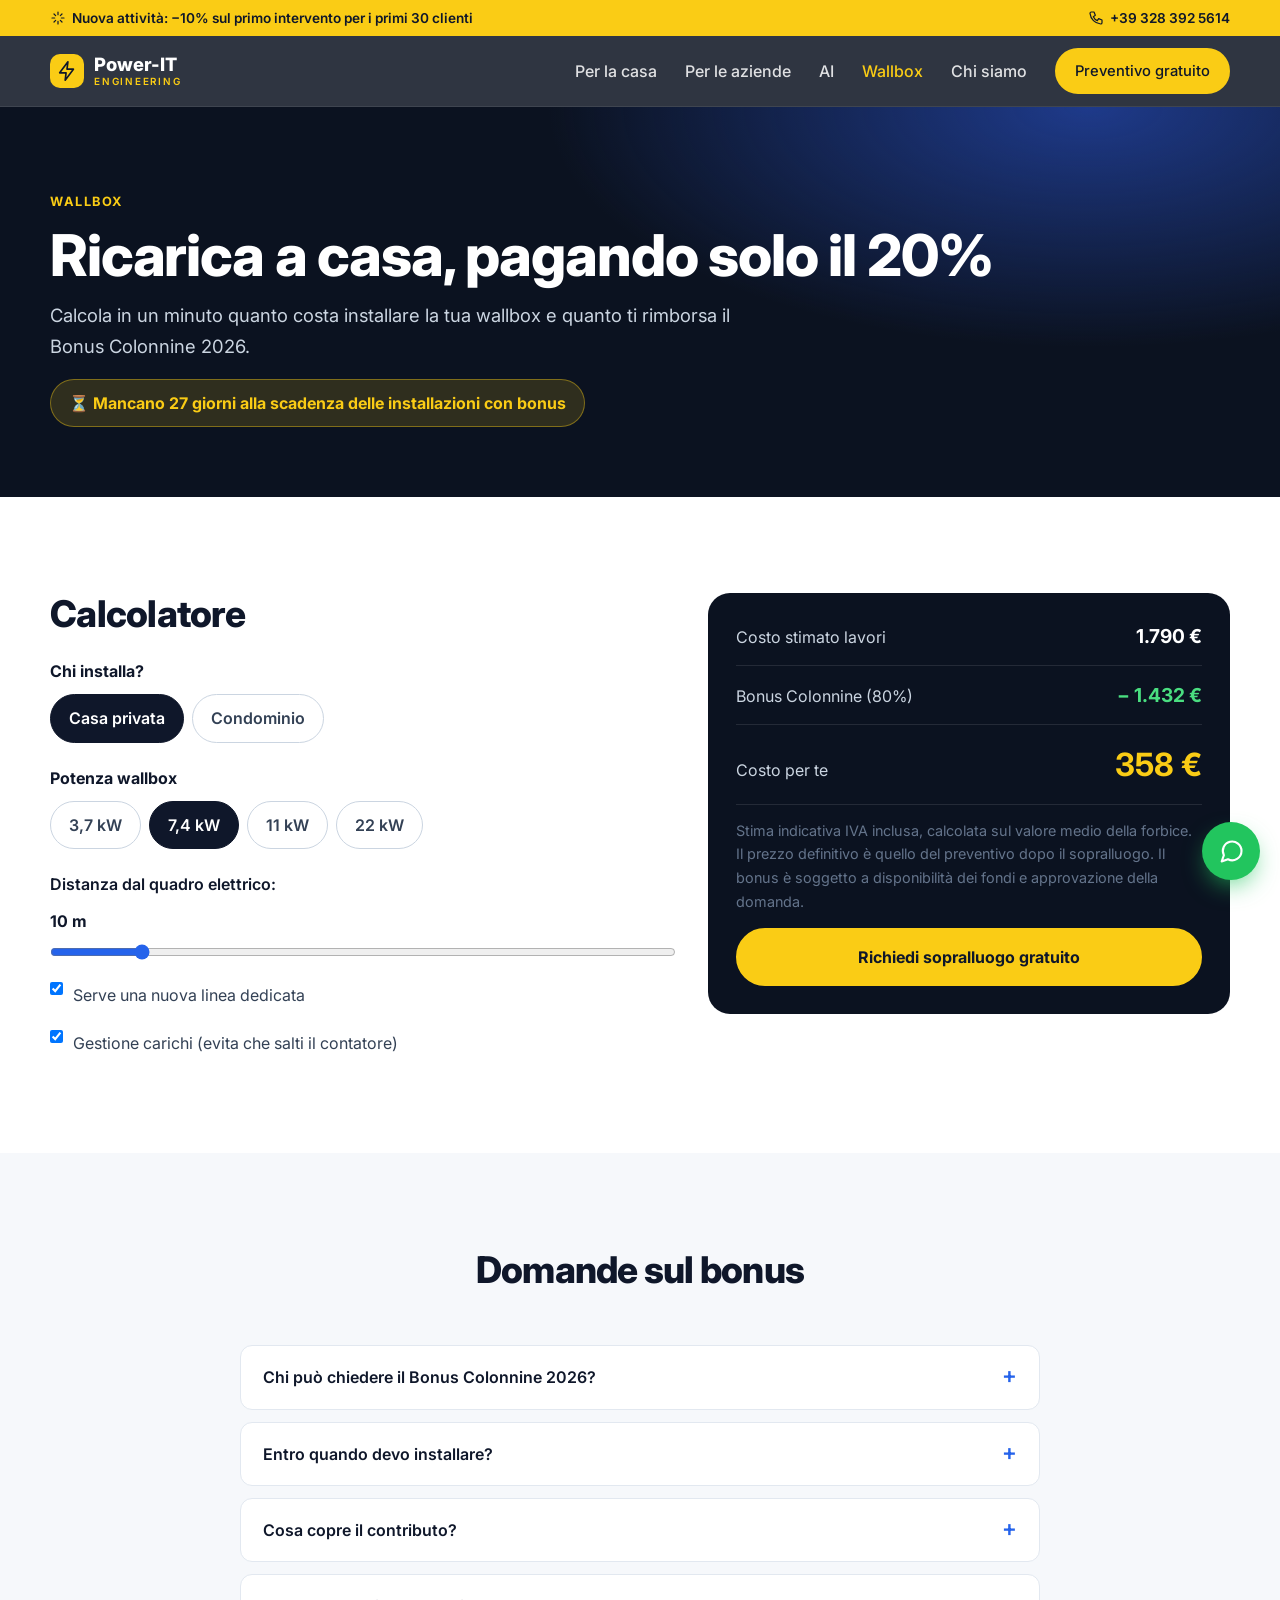
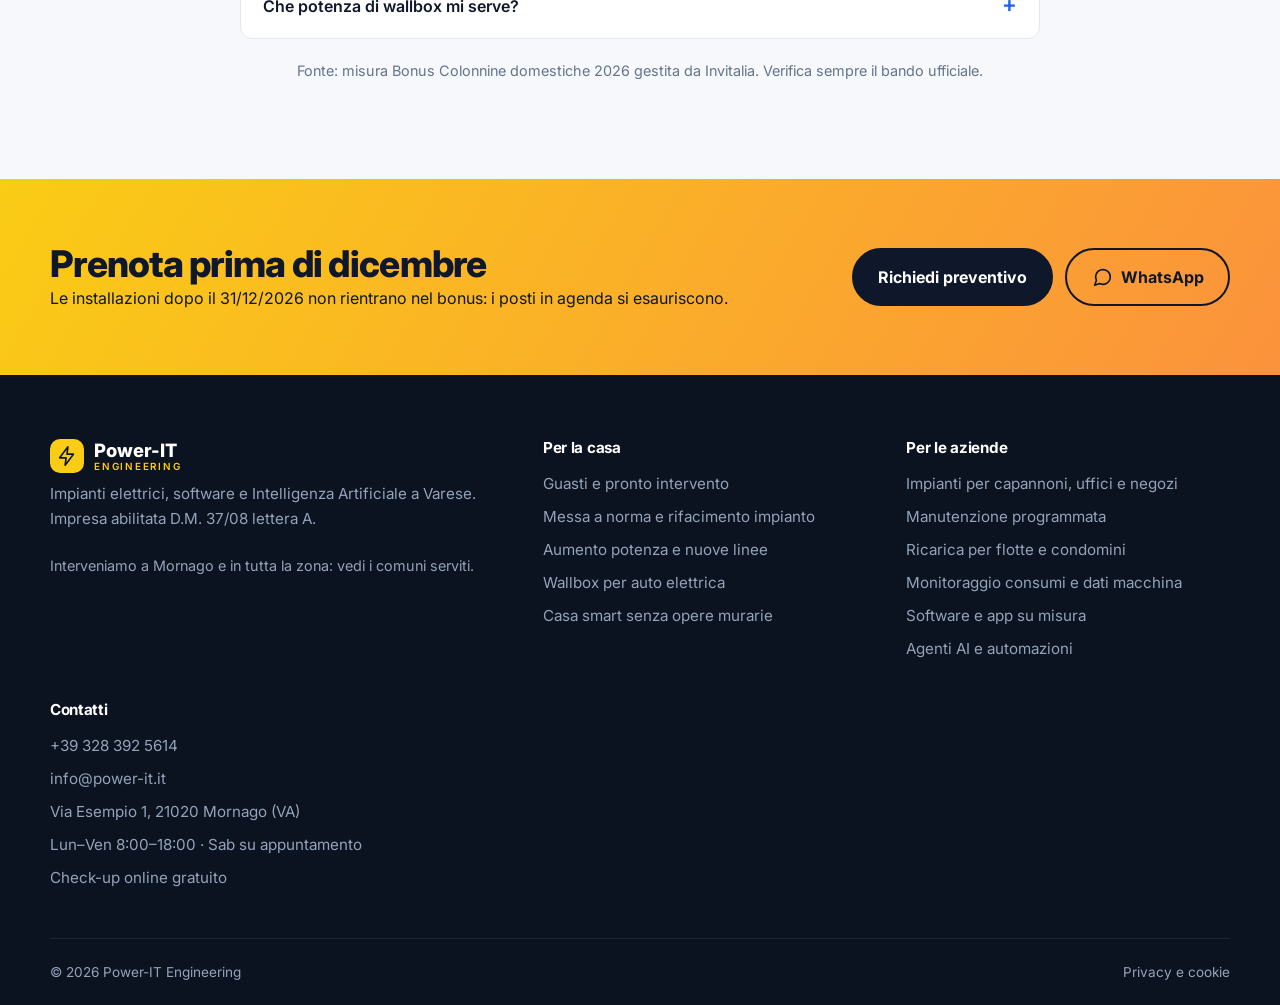
<file: wallbox.html>
<!doctype html>
<html lang="it">
<head>
<meta charset="utf-8">
<meta name="viewport" content="width=device-width, initial-scale=1">
<title>Wallbox e colonnine di ricarica con Bonus 80% – Varese | Power-IT Engineering</title>
<meta name="description" content="Installazione wallbox per auto elettrica a Varese e provincia. Calcola il costo e il Bonus Colonnine 2026 (80% fino a 1.500 € privati, 8.000 € condomini).">
<link rel="canonical" href="https://pasquale89-cmd.github.io/wallbox.html">
<meta name="robots" content="index, follow">
<meta name="theme-color" content="#0b1220">
<meta property="og:type" content="website"><meta property="og:locale" content="it_IT">
<meta property="og:site_name" content="Power-IT Engineering"><meta property="og:title" content="Wallbox e colonnine di ricarica con Bonus 80% – Varese | Power-IT Engineering">
<meta property="og:description" content="Installazione wallbox per auto elettrica a Varese e provincia. Calcola il costo e il Bonus Colonnine 2026 (80% fino a 1.500 € privati, 8.000 € condomini)."><meta property="og:url" content="https://pasquale89-cmd.github.io/wallbox.html">
<meta property="og:image" content="https://pasquale89-cmd.github.io/assets/og.png"><meta name="twitter:card" content="summary_large_image">
<link rel="icon" href="assets/favicon.svg" type="image/svg+xml"><link rel="manifest" href="site.webmanifest">
<link rel="preconnect" href="https://fonts.googleapis.com"><link rel="preconnect" href="https://fonts.gstatic.com" crossorigin>
<link href="https://fonts.googleapis.com/css2?family=Inter:wght@400;500;600;700;800&display=swap" rel="stylesheet">
<link rel="stylesheet" href="assets/style.css">
<script type="application/ld+json">{"@context": "https://schema.org", "@type": ["Electrician", "ProfessionalService"], "name": "Power-IT Engineering", "description": "Impianti elettrici, software e Intelligenza Artificiale a Varese", "url": "https://pasquale89-cmd.github.io", "telephone": "+39 328 392 5614", "email": "info@power-it.it", "image": "https://pasquale89-cmd.github.io/assets/og.png", "priceRange": "€€", "address": {"@type": "PostalAddress", "streetAddress": "Via Esempio 1", "postalCode": "21020", "addressLocality": "Mornago", "addressRegion": "VA", "addressCountry": "IT"}, "areaServed": [{"@type": "City", "name": "Mornago"}, {"@type": "City", "name": "Varese"}, {"@type": "City", "name": "Gallarate"}, {"@type": "City", "name": "Somma Lombardo"}, {"@type": "City", "name": "Sesto Calende"}, {"@type": "City", "name": "Vergiate"}, {"@type": "City", "name": "Arsago Seprio"}, {"@type": "City", "name": "Casorate Sempione"}, {"@type": "City", "name": "Cardano al Campo"}, {"@type": "City", "name": "Besnate"}, {"@type": "City", "name": "Crosio della Valle"}, {"@type": "City", "name": "Sumirago"}, {"@type": "City", "name": "Azzate"}, {"@type": "City", "name": "Castronno"}, {"@type": "City", "name": "Jerago con Orago"}, {"@type": "City", "name": "Cavaria con Premezzo"}, {"@type": "City", "name": "Oggiona con Santo Stefano"}, {"@type": "City", "name": "Busto Arsizio"}, {"@type": "City", "name": "Golasecca"}, {"@type": "City", "name": "Vizzola Ticino"}, {"@type": "City", "name": "Mercallo"}, {"@type": "City", "name": "Comabbio"}, {"@type": "City", "name": "Ternate"}, {"@type": "City", "name": "Travedona-Monate"}], "openingHoursSpecification": [{"@type": "OpeningHoursSpecification", "dayOfWeek": ["Monday", "Tuesday", "Wednesday", "Thursday", "Friday"], "opens": "08:00", "closes": "18:00"}], "hasOfferCatalog": {"@type": "OfferCatalog", "name": "Servizi", "itemListElement": [{"@type": "Offer", "itemOffered": {"@type": "Service", "name": "Guasti e pronto intervento", "description": "Salvavita che scatta, prese che non funzionano, corti circuiti: ricerca guasto strumentale e riparazione, anche il sabato su appuntamento."}}, {"@type": "Offer", "itemOffered": {"@type": "Service", "name": "Messa a norma e rifacimento impianto", "description": "Per case datate, ristrutturazioni o acquisti: verifica dello stato, adeguamento e rilascio della Dichiarazione di Conformità (DiCo)."}}, {"@type": "Offer", "itemOffered": {"@type": "Service", "name": "Aumento potenza e nuove linee", "description": "Piano a induzione, pompa di calore, condizionatori o forno: linee dedicate, quadro adeguato e supporto alla richiesta di aumento al fornitore."}}, {"@type": "Offer", "itemOffered": {"@type": "Service", "name": "Wallbox per auto elettrica", "description": "Installazione a regola d'arte con gestione dei carichi per evitare distacchi e supporto alla domanda del Bonus Colonnine."}}, {"@type": "Offer", "itemOffered": {"@type": "Service", "name": "Casa smart senza opere murarie", "description": "Luci, tapparelle e consumi controllati da app con moduli smart nel tuo impianto esistente: comodità e bollette sotto controllo."}}, {"@type": "Offer", "itemOffered": {"@type": "Service", "name": "Illuminazione LED interna ed esterna", "description": "Progetto luci per casa e giardino, sensori di presenza e crepuscolari, sostituzione di vecchi corpi illuminanti."}}, {"@type": "Offer", "itemOffered": {"@type": "Service", "name": "Cancelli e basculanti automatici", "description": "Motorizzazione, riparazione e messa in sicurezza di cancelli, box e barriere, con apertura da smartphone."}}, {"@type": "Offer", "itemOffered": {"@type": "Service", "name": "Check-up sicurezza impianto", "description": "Controllo di differenziali, impianto di terra, quadro e prese con misure strumentali e relazione chiara su cosa fare (e cosa no)."}}, {"@type": "Offer", "itemOffered": {"@type": "Service", "name": "Impianti per capannoni, uffici e negozi", "description": "Forza motrice, quadri elettrici, illuminazione LED industriale e adeguamenti per nuove macchine o nuovi layout produttivi."}}, {"@type": "Offer", "itemOffered": {"@type": "Service", "name": "Manutenzione programmata", "description": "Contratti di manutenzione elettrica con interventi pianificati e preparazione alle verifiche periodiche: meno fermi, meno sorprese."}}, {"@type": "Offer", "itemOffered": {"@type": "Service", "name": "Ricarica per flotte e condomini", "description": "Infrastrutture di ricarica per dipendenti, clienti e flotte aziendali; impianti condominiali con ripartizione dei consumi."}}, {"@type": "Offer", "itemOffered": {"@type": "Service", "name": "Monitoraggio consumi e dati macchina", "description": "Misuratori e sensori IoT sul quadro e sulle macchine, cruscotti online e allarmi: sai dove va ogni kWh e quando una macchina si ferma."}}, {"@type": "Offer", "itemOffered": {"@type": "Service", "name": "Software e app su misura", "description": "Gestionali, app per tecnici in campo, portali clienti e integrazioni tra programmi: costruiti sui tuoi processi, non il contrario."}}, {"@type": "Offer", "itemOffered": {"@type": "Service", "name": "Agenti AI e automazioni", "description": "Assistenti che leggono ordini, DDT e fatture, rispondono alle richieste ricorrenti e aggiornano il gestionale al posto tuo."}}]}}</script>
<script>window.CFG={"prezzi": {"wallbox": {"3.7": [550, 800], "7.4": [700, 1100], "11": [900, 1400], "22": [1100, 1700]}, "posa_base": [350, 600], "metro_extra": [15, 25], "linea_dedicata": [150, 300], "gestione_carichi": [120, 250], "condominio_extra": [800, 1800], "bonus_pct": 80, "cap_privato": 1500, "cap_condominio": 8000}, "fineBonus": "2026-12-31", "wa": "393283925614"}</script>
<script type="application/ld+json">{"@context": "https://schema.org", "@type": "FAQPage", "mainEntity": [{"@type": "Question", "name": "Chi può chiedere il Bonus Colonnine 2026?", "acceptedAnswer": {"@type": "Answer", "text": "Persone fisiche residenti in Italia e condomini per le parti comuni. Il contributo è pari all'80% delle spese ammissibili, fino a 1.500 € per i privati e 8.000 € per i condomini."}}, {"@type": "Question", "name": "Entro quando devo installare?", "acceptedAnswer": {"@type": "Answer", "text": "Sono ammesse le installazioni dal 26 giugno al 31 dicembre 2026; la domanda si presenta sulla piattaforma Invitalia entro le 12:00 del 31 gennaio 2027, nei limiti delle risorse disponibili."}}, {"@type": "Question", "name": "Cosa copre il contributo?", "acceptedAnswer": {"@type": "Answer", "text": "Wallbox, impianto elettrico, opere edili strettamente necessarie, dispositivi di monitoraggio, progettazione, collaudi e l'eventuale connessione con nuovo POD."}}, {"@type": "Question", "name": "Che potenza di wallbox mi serve?", "acceptedAnswer": {"@type": "Answer", "text": "Con un contratto da 3–4,5 kW di solito basta una wallbox da 3,7 kW con gestione dei carichi; con 6 kW o più si può salire a 7,4 kW. Valutiamo i tuoi consumi al sopralluogo."}}]}</script>
</head>
<body>
<a class="skip" href="#main">Vai al contenuto</a>
<div class="topbar"><div class="wrap topbar-in"><span><svg class="ic" viewBox="0 0 24 24" fill="none" stroke="currentColor" stroke-width="1.8" stroke-linecap="round" stroke-linejoin="round" aria-hidden="true"><path d="M12 3v4M12 17v4M3 12h4M17 12h4M6 6l2.5 2.5M15.5 15.5 18 18M6 18l2.5-2.5M15.5 8.5 18 6"/></svg> Nuova attività: −10% sul primo intervento per i primi 30 clienti</span><a href="tel:+393283925614"><svg class="ic" viewBox="0 0 24 24" fill="none" stroke="currentColor" stroke-width="1.8" stroke-linecap="round" stroke-linejoin="round" aria-hidden="true"><path d="M5 3h4l2 5-3 2a12 12 0 0 0 6 6l2-3 5 2v4a2 2 0 0 1-2 2A18 18 0 0 1 3 5a2 2 0 0 1 2-2z"/></svg> +39 328 392 5614</a></div></div>
<header class="hdr">
 <div class="wrap hdr-in">
  <a class="logo" href="index.html" aria-label="Power-IT Engineering – home"><svg class="logo-ic" viewBox="0 0 24 24" fill="none" stroke="currentColor" stroke-width="1.8" stroke-linecap="round" stroke-linejoin="round" aria-hidden="true"><path d="M13 2 4 14h7l-1 8 9-12h-7z"/></svg><span>Power-IT<small>Engineering</small></span></a>
  <button class="burger" aria-label="Menu" aria-expanded="false" aria-controls="nav"><span></span><span></span><span></span></button>
  <nav id="nav" class="nav"><a href="privati.html">Per la casa</a><a href="aziende.html">Per le aziende</a><a href="intelligenza-artificiale.html">AI</a><a href="wallbox.html" aria-current="page">Wallbox</a><a href="chi-siamo.html">Chi siamo</a><a class="btn btn-sm" href="contatti.html">Preventivo gratuito</a></nav>
 </div>
</header>
<main id="main">
<section class="phero"><div class="wrap"><span class="eyebrow">Wallbox</span><h1>Ricarica a casa, pagando solo il 20%</h1><p class="lead">Calcola in un minuto quanto costa installare la tua wallbox e quanto ti rimborsa il Bonus Colonnine 2026.</p><p class="countdown-big" data-until="2026-12-31"></p></div></section><section class="sec"><div class="wrap calc-wrap">
<form class="calc" id="calc" onsubmit="return false">
 <h2>Calcolatore</h2>
 <fieldset><legend>Chi installa?</legend><div class="seg"><label><input type="radio" name="chi" value="privato" checked><span>Casa privata</span></label><label><input type="radio" name="chi" value="condominio"><span>Condominio</span></label></div></fieldset>
 <fieldset><legend>Potenza wallbox</legend><div class="seg"><label><input type="radio" name="kw" value="3.7"><span>3,7 kW</span></label><label><input type="radio" name="kw" value="7.4" checked><span>7,4 kW</span></label><label><input type="radio" name="kw" value="11"><span>11 kW</span></label><label><input type="radio" name="kw" value="22"><span>22 kW</span></label></div></fieldset>
 <label class="range">Distanza dal quadro elettrico: <b><output id="mOut">10</output> m</b><input type="range" id="metri" min="2" max="60" value="10"></label>
 <label class="chk"><input type="checkbox" id="linea" checked> Serve una nuova linea dedicata</label>
 <label class="chk"><input type="checkbox" id="carichi" checked> Gestione carichi (evita che salti il contatore)</label>
</form>
<div class="calc-res" aria-live="polite">
 <div class="r-row"><span>Costo stimato lavori</span><b id="rCosto">–</b></div>
 <div class="r-row ok"><span>Bonus Colonnine (80%)</span><b id="rBonus">–</b></div>
 <div class="r-row big"><span>Costo per te</span><b id="rNetto">–</b></div>
 <p class="small muted">Stima indicativa IVA inclusa, calcolata sul valore medio della forbice. Il prezzo definitivo è quello del preventivo dopo il sopralluogo. Il bonus è soggetto a disponibilità dei fondi e approvazione della domanda.</p>
 <a class="btn btn-full" id="calcCta" href="contatti.html?tipo=privato&servizio=wallbox">Richiedi sopralluogo gratuito</a>
</div>
</div></section>
<section class="sec sec-alt"><div class="wrap"><div class="sec-hd"><h2>Domande sul bonus</h2></div><div class="faq"><details><summary>Chi può chiedere il Bonus Colonnine 2026?</summary><p>Persone fisiche residenti in Italia e condomini per le parti comuni. Il contributo è pari all'80% delle spese ammissibili, fino a 1.500 € per i privati e 8.000 € per i condomini.</p></details><details><summary>Entro quando devo installare?</summary><p>Sono ammesse le installazioni dal 26 giugno al 31 dicembre 2026; la domanda si presenta sulla piattaforma Invitalia entro le 12:00 del 31 gennaio 2027, nei limiti delle risorse disponibili.</p></details><details><summary>Cosa copre il contributo?</summary><p>Wallbox, impianto elettrico, opere edili strettamente necessarie, dispositivi di monitoraggio, progettazione, collaudi e l'eventuale connessione con nuovo POD.</p></details><details><summary>Che potenza di wallbox mi serve?</summary><p>Con un contratto da 3–4,5 kW di solito basta una wallbox da 3,7 kW con gestione dei carichi; con 6 kW o più si può salire a 7,4 kW. Valutiamo i tuoi consumi al sopralluogo.</p></details></div>
<p class="center small muted" style="margin-top:20px">Fonte: misura Bonus Colonnine domestiche 2026 gestita da Invitalia. Verifica sempre il bando ufficiale.</p></div></section><section class="cta"><div class="wrap cta-in"><div><h2>Prenota prima di dicembre</h2><p>Le installazioni dopo il 31/12/2026 non rientrano nel bonus: i posti in agenda si esauriscono.</p></div>
<div class="cta-btns"><a class="btn" href="contatti.html?tipo=privato&servizio=wallbox">Richiedi preventivo</a>
<a class="btn btn-ghost" href="https://wa.me/393283925614" target="_blank" rel="noopener"><svg class="ic" viewBox="0 0 24 24" fill="none" stroke="currentColor" stroke-width="1.8" stroke-linecap="round" stroke-linejoin="round" aria-hidden="true"><path d="M21 12a8 8 0 0 1-11.6 7.1L4 21l1.9-5.4A8 8 0 1 1 21 12z"/></svg> WhatsApp</a></div></div></section>
</main>
<footer class="ftr">
 <div class="wrap ftr-grid">
  <div><a class="logo" href="index.html"><svg class="logo-ic" viewBox="0 0 24 24" fill="none" stroke="currentColor" stroke-width="1.8" stroke-linecap="round" stroke-linejoin="round" aria-hidden="true"><path d="M13 2 4 14h7l-1 8 9-12h-7z"/></svg><span>Power-IT<small>Engineering</small></span></a>
   <p class="muted">Impianti elettrici, software e Intelligenza Artificiale a Varese. Impresa abilitata D.M. 37/08 lettera A.</p>
   <p class="muted small">Interveniamo a Mornago e in tutta la zona: <a href="zone.html">vedi i comuni serviti</a>.</p></div>
  <div><h4>Per la casa</h4><a href="privati.html#guasto">Guasti e pronto intervento</a><a href="privati.html#adeguamento">Messa a norma e rifacimento impianto</a><a href="privati.html#potenza">Aumento potenza e nuove linee</a><a href="privati.html#wallbox">Wallbox per auto elettrica</a><a href="privati.html#smart">Casa smart senza opere murarie</a></div>
  <div><h4>Per le aziende</h4><a href="aziende.html#impianti-aziende">Impianti per capannoni, uffici e negozi</a><a href="aziende.html#manutenzione">Manutenzione programmata</a><a href="aziende.html#wallbox-aziende">Ricarica per flotte e condomini</a><a href="aziende.html#iot">Monitoraggio consumi e dati macchina</a><a href="aziende.html#software">Software e app su misura</a><a href="aziende.html#ai">Agenti AI e automazioni</a></div>
  <div><h4>Contatti</h4>
   <a href="tel:+393283925614">+39 328 392 5614</a><a href="mailto:info@power-it.it">info@power-it.it</a>
   <span class="muted">Via Esempio 1, 21020 Mornago (VA)</span><span class="muted">Lun–Ven 8:00–18:00 · Sab su appuntamento</span>
   <a href="check-up.html">Check-up online gratuito</a></div>
 </div>
 <div class="wrap ftr-bot"><span>© 2026 Power-IT Engineering</span><span><a href="privacy.html">Privacy e cookie</a></span></div>
</footer>
<a class="wa-float" href="https://wa.me/393283925614?text=Ciao%2C%20vorrei%20informazioni" target="_blank" rel="noopener" aria-label="Scrivici su WhatsApp"><svg class="ic" viewBox="0 0 24 24" fill="none" stroke="currentColor" stroke-width="1.8" stroke-linecap="round" stroke-linejoin="round" aria-hidden="true"><path d="M21 12a8 8 0 0 1-11.6 7.1L4 21l1.9-5.4A8 8 0 1 1 21 12z"/></svg></a>
<nav class="mbar" aria-label="Azioni rapide">
 <a href="tel:+393283925614"><svg class="ic" viewBox="0 0 24 24" fill="none" stroke="currentColor" stroke-width="1.8" stroke-linecap="round" stroke-linejoin="round" aria-hidden="true"><path d="M5 3h4l2 5-3 2a12 12 0 0 0 6 6l2-3 5 2v4a2 2 0 0 1-2 2A18 18 0 0 1 3 5a2 2 0 0 1 2-2z"/></svg><span>Chiama</span></a>
 <a href="https://wa.me/393283925614" target="_blank" rel="noopener"><svg class="ic" viewBox="0 0 24 24" fill="none" stroke="currentColor" stroke-width="1.8" stroke-linecap="round" stroke-linejoin="round" aria-hidden="true"><path d="M21 12a8 8 0 0 1-11.6 7.1L4 21l1.9-5.4A8 8 0 1 1 21 12z"/></svg><span>WhatsApp</span></a>
 <a class="hot" href="contatti.html"><svg class="ic" viewBox="0 0 24 24" fill="none" stroke="currentColor" stroke-width="1.8" stroke-linecap="round" stroke-linejoin="round" aria-hidden="true"><path d="M17 6a7 7 0 1 0 0 12M4 10h9M4 14h9"/></svg><span>Preventivo</span></a>
</nav>
<script src="assets/main.js" defer></script>
</body>
</html>
</file>
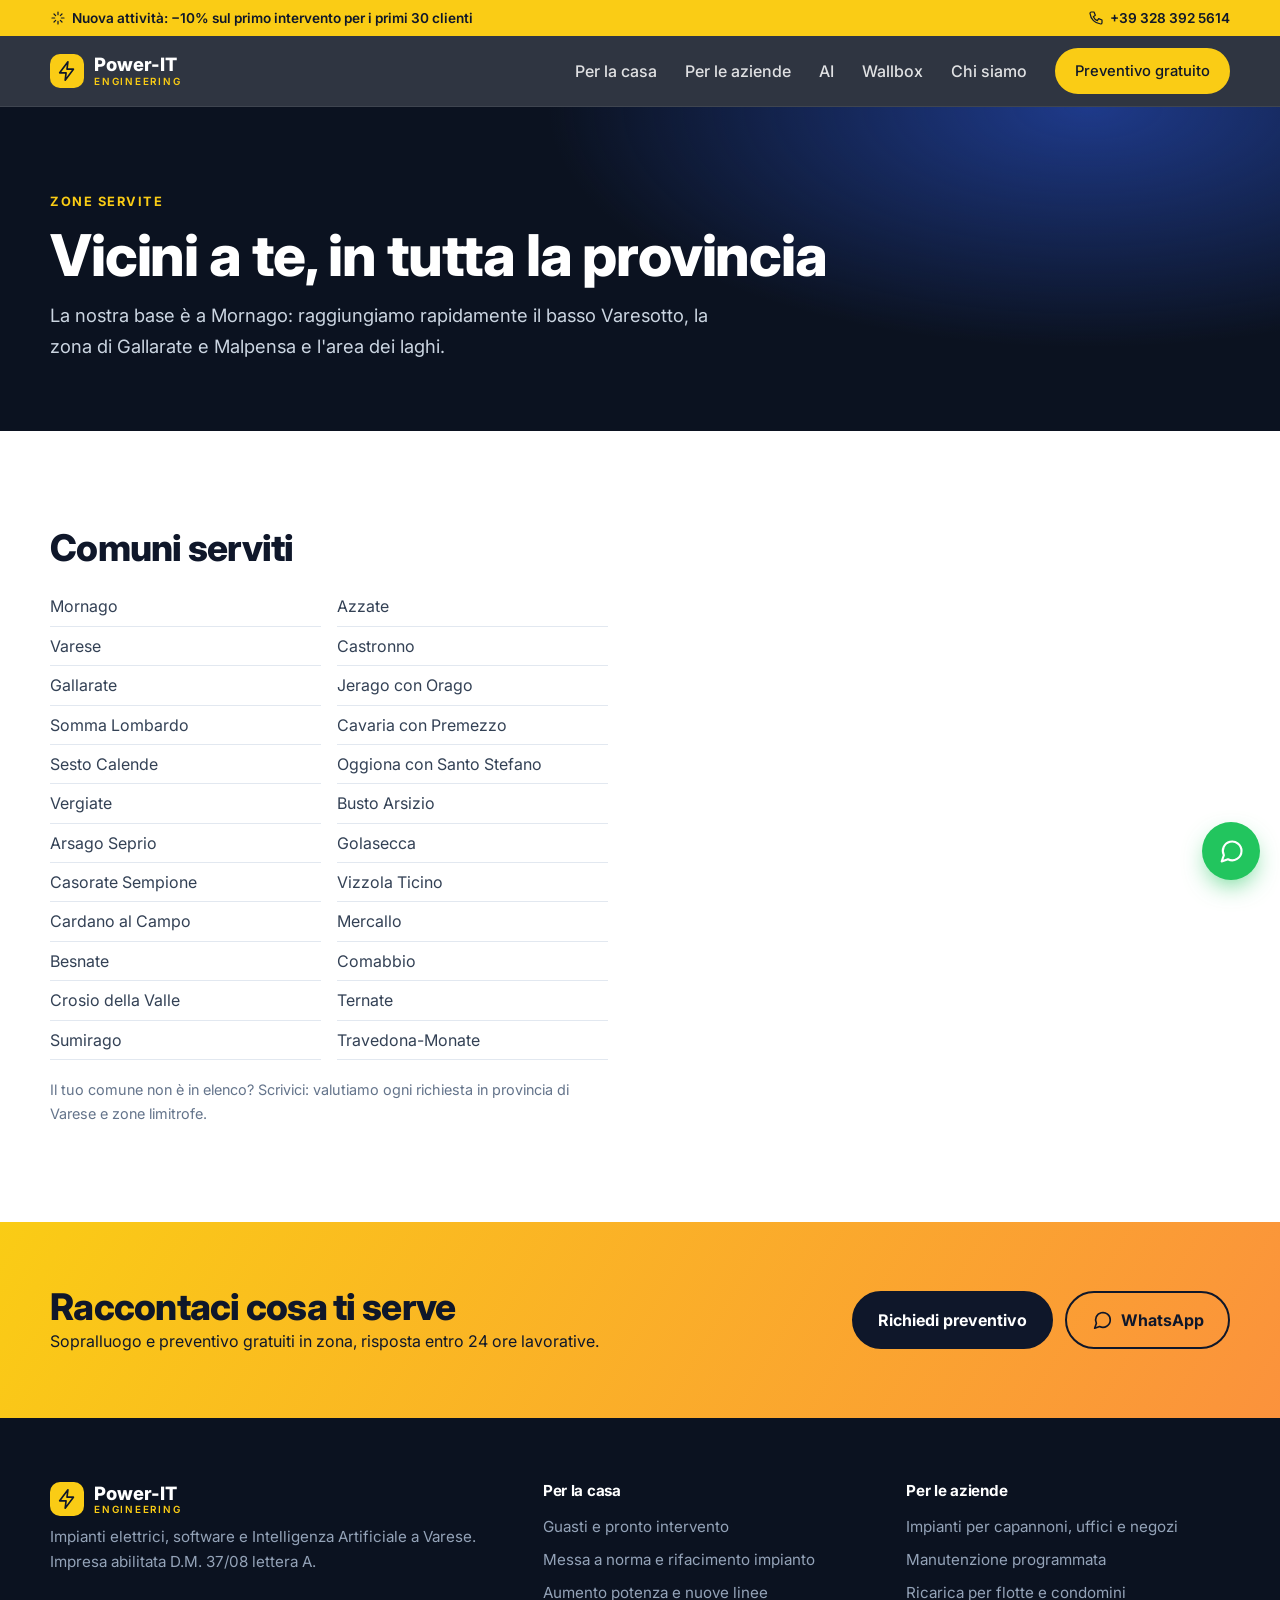
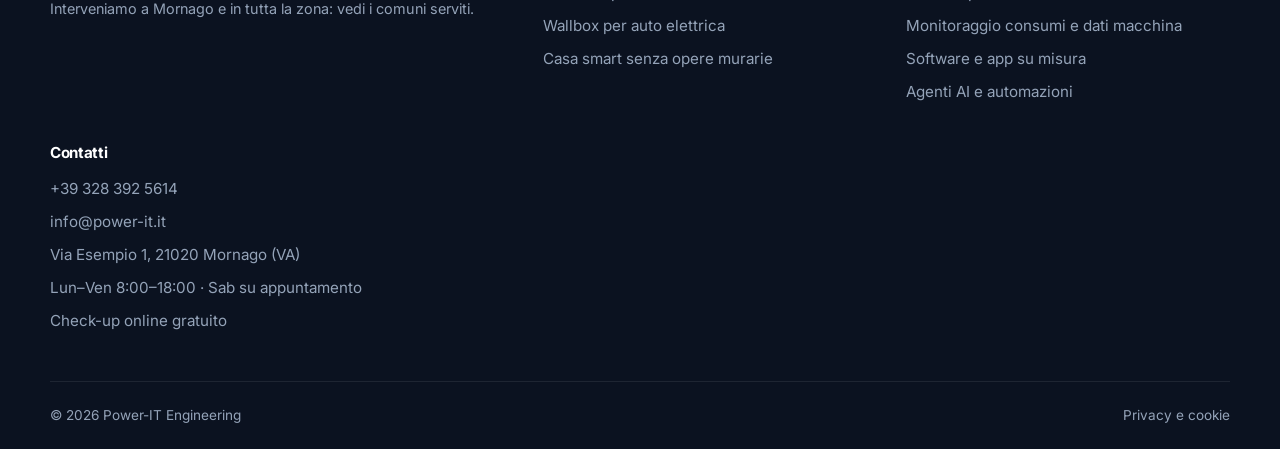
<file: zone.html>
<!doctype html>
<html lang="it">
<head>
<meta charset="utf-8">
<meta name="viewport" content="width=device-width, initial-scale=1">
<title>Elettricista a Mornago, Gallarate, Varese e dintorni | Power-IT Engineering</title>
<meta name="description" content="Comuni serviti da Power-IT Engineering: Mornago, Varese, Gallarate, Somma Lombardo, Sesto Calende, Vergiate, Arsago Seprio, Casorate Sempione, Cardano al Campo, Besnate e altri comuni della provincia di Varese.">
<link rel="canonical" href="https://pasquale89-cmd.github.io/zone.html">
<meta name="robots" content="index, follow">
<meta name="theme-color" content="#0b1220">
<meta property="og:type" content="website"><meta property="og:locale" content="it_IT">
<meta property="og:site_name" content="Power-IT Engineering"><meta property="og:title" content="Elettricista a Mornago, Gallarate, Varese e dintorni | Power-IT Engineering">
<meta property="og:description" content="Comuni serviti da Power-IT Engineering: Mornago, Varese, Gallarate, Somma Lombardo, Sesto Calende, Vergiate, Arsago Seprio, Casorate Sempione, Cardano al Campo, Besnate e altri comuni della provincia di Varese."><meta property="og:url" content="https://pasquale89-cmd.github.io/zone.html">
<meta property="og:image" content="https://pasquale89-cmd.github.io/assets/og.png"><meta name="twitter:card" content="summary_large_image">
<link rel="icon" href="assets/favicon.svg" type="image/svg+xml"><link rel="manifest" href="site.webmanifest">
<link rel="preconnect" href="https://fonts.googleapis.com"><link rel="preconnect" href="https://fonts.gstatic.com" crossorigin>
<link href="https://fonts.googleapis.com/css2?family=Inter:wght@400;500;600;700;800&display=swap" rel="stylesheet">
<link rel="stylesheet" href="assets/style.css">
<script type="application/ld+json">{"@context": "https://schema.org", "@type": ["Electrician", "ProfessionalService"], "name": "Power-IT Engineering", "description": "Impianti elettrici, software e Intelligenza Artificiale a Varese", "url": "https://pasquale89-cmd.github.io", "telephone": "+39 328 392 5614", "email": "info@power-it.it", "image": "https://pasquale89-cmd.github.io/assets/og.png", "priceRange": "€€", "address": {"@type": "PostalAddress", "streetAddress": "Via Esempio 1", "postalCode": "21020", "addressLocality": "Mornago", "addressRegion": "VA", "addressCountry": "IT"}, "areaServed": [{"@type": "City", "name": "Mornago"}, {"@type": "City", "name": "Varese"}, {"@type": "City", "name": "Gallarate"}, {"@type": "City", "name": "Somma Lombardo"}, {"@type": "City", "name": "Sesto Calende"}, {"@type": "City", "name": "Vergiate"}, {"@type": "City", "name": "Arsago Seprio"}, {"@type": "City", "name": "Casorate Sempione"}, {"@type": "City", "name": "Cardano al Campo"}, {"@type": "City", "name": "Besnate"}, {"@type": "City", "name": "Crosio della Valle"}, {"@type": "City", "name": "Sumirago"}, {"@type": "City", "name": "Azzate"}, {"@type": "City", "name": "Castronno"}, {"@type": "City", "name": "Jerago con Orago"}, {"@type": "City", "name": "Cavaria con Premezzo"}, {"@type": "City", "name": "Oggiona con Santo Stefano"}, {"@type": "City", "name": "Busto Arsizio"}, {"@type": "City", "name": "Golasecca"}, {"@type": "City", "name": "Vizzola Ticino"}, {"@type": "City", "name": "Mercallo"}, {"@type": "City", "name": "Comabbio"}, {"@type": "City", "name": "Ternate"}, {"@type": "City", "name": "Travedona-Monate"}], "openingHoursSpecification": [{"@type": "OpeningHoursSpecification", "dayOfWeek": ["Monday", "Tuesday", "Wednesday", "Thursday", "Friday"], "opens": "08:00", "closes": "18:00"}], "hasOfferCatalog": {"@type": "OfferCatalog", "name": "Servizi", "itemListElement": [{"@type": "Offer", "itemOffered": {"@type": "Service", "name": "Guasti e pronto intervento", "description": "Salvavita che scatta, prese che non funzionano, corti circuiti: ricerca guasto strumentale e riparazione, anche il sabato su appuntamento."}}, {"@type": "Offer", "itemOffered": {"@type": "Service", "name": "Messa a norma e rifacimento impianto", "description": "Per case datate, ristrutturazioni o acquisti: verifica dello stato, adeguamento e rilascio della Dichiarazione di Conformità (DiCo)."}}, {"@type": "Offer", "itemOffered": {"@type": "Service", "name": "Aumento potenza e nuove linee", "description": "Piano a induzione, pompa di calore, condizionatori o forno: linee dedicate, quadro adeguato e supporto alla richiesta di aumento al fornitore."}}, {"@type": "Offer", "itemOffered": {"@type": "Service", "name": "Wallbox per auto elettrica", "description": "Installazione a regola d'arte con gestione dei carichi per evitare distacchi e supporto alla domanda del Bonus Colonnine."}}, {"@type": "Offer", "itemOffered": {"@type": "Service", "name": "Casa smart senza opere murarie", "description": "Luci, tapparelle e consumi controllati da app con moduli smart nel tuo impianto esistente: comodità e bollette sotto controllo."}}, {"@type": "Offer", "itemOffered": {"@type": "Service", "name": "Illuminazione LED interna ed esterna", "description": "Progetto luci per casa e giardino, sensori di presenza e crepuscolari, sostituzione di vecchi corpi illuminanti."}}, {"@type": "Offer", "itemOffered": {"@type": "Service", "name": "Cancelli e basculanti automatici", "description": "Motorizzazione, riparazione e messa in sicurezza di cancelli, box e barriere, con apertura da smartphone."}}, {"@type": "Offer", "itemOffered": {"@type": "Service", "name": "Check-up sicurezza impianto", "description": "Controllo di differenziali, impianto di terra, quadro e prese con misure strumentali e relazione chiara su cosa fare (e cosa no)."}}, {"@type": "Offer", "itemOffered": {"@type": "Service", "name": "Impianti per capannoni, uffici e negozi", "description": "Forza motrice, quadri elettrici, illuminazione LED industriale e adeguamenti per nuove macchine o nuovi layout produttivi."}}, {"@type": "Offer", "itemOffered": {"@type": "Service", "name": "Manutenzione programmata", "description": "Contratti di manutenzione elettrica con interventi pianificati e preparazione alle verifiche periodiche: meno fermi, meno sorprese."}}, {"@type": "Offer", "itemOffered": {"@type": "Service", "name": "Ricarica per flotte e condomini", "description": "Infrastrutture di ricarica per dipendenti, clienti e flotte aziendali; impianti condominiali con ripartizione dei consumi."}}, {"@type": "Offer", "itemOffered": {"@type": "Service", "name": "Monitoraggio consumi e dati macchina", "description": "Misuratori e sensori IoT sul quadro e sulle macchine, cruscotti online e allarmi: sai dove va ogni kWh e quando una macchina si ferma."}}, {"@type": "Offer", "itemOffered": {"@type": "Service", "name": "Software e app su misura", "description": "Gestionali, app per tecnici in campo, portali clienti e integrazioni tra programmi: costruiti sui tuoi processi, non il contrario."}}, {"@type": "Offer", "itemOffered": {"@type": "Service", "name": "Agenti AI e automazioni", "description": "Assistenti che leggono ordini, DDT e fatture, rispondono alle richieste ricorrenti e aggiornano il gestionale al posto tuo."}}]}}</script>
<script>window.CFG={"prezzi": {"wallbox": {"3.7": [550, 800], "7.4": [700, 1100], "11": [900, 1400], "22": [1100, 1700]}, "posa_base": [350, 600], "metro_extra": [15, 25], "linea_dedicata": [150, 300], "gestione_carichi": [120, 250], "condominio_extra": [800, 1800], "bonus_pct": 80, "cap_privato": 1500, "cap_condominio": 8000}, "fineBonus": "2026-12-31", "wa": "393283925614"}</script>

</head>
<body>
<a class="skip" href="#main">Vai al contenuto</a>
<div class="topbar"><div class="wrap topbar-in"><span><svg class="ic" viewBox="0 0 24 24" fill="none" stroke="currentColor" stroke-width="1.8" stroke-linecap="round" stroke-linejoin="round" aria-hidden="true"><path d="M12 3v4M12 17v4M3 12h4M17 12h4M6 6l2.5 2.5M15.5 15.5 18 18M6 18l2.5-2.5M15.5 8.5 18 6"/></svg> Nuova attività: −10% sul primo intervento per i primi 30 clienti</span><a href="tel:+393283925614"><svg class="ic" viewBox="0 0 24 24" fill="none" stroke="currentColor" stroke-width="1.8" stroke-linecap="round" stroke-linejoin="round" aria-hidden="true"><path d="M5 3h4l2 5-3 2a12 12 0 0 0 6 6l2-3 5 2v4a2 2 0 0 1-2 2A18 18 0 0 1 3 5a2 2 0 0 1 2-2z"/></svg> +39 328 392 5614</a></div></div>
<header class="hdr">
 <div class="wrap hdr-in">
  <a class="logo" href="index.html" aria-label="Power-IT Engineering – home"><svg class="logo-ic" viewBox="0 0 24 24" fill="none" stroke="currentColor" stroke-width="1.8" stroke-linecap="round" stroke-linejoin="round" aria-hidden="true"><path d="M13 2 4 14h7l-1 8 9-12h-7z"/></svg><span>Power-IT<small>Engineering</small></span></a>
  <button class="burger" aria-label="Menu" aria-expanded="false" aria-controls="nav"><span></span><span></span><span></span></button>
  <nav id="nav" class="nav"><a href="privati.html">Per la casa</a><a href="aziende.html">Per le aziende</a><a href="intelligenza-artificiale.html">AI</a><a href="wallbox.html">Wallbox</a><a href="chi-siamo.html">Chi siamo</a><a class="btn btn-sm" href="contatti.html">Preventivo gratuito</a></nav>
 </div>
</header>
<main id="main">
<section class="phero"><div class="wrap"><span class="eyebrow">Zone servite</span><h1>Vicini a te, in tutta la provincia</h1><p class="lead">La nostra base è a Mornago: raggiungiamo rapidamente il basso Varesotto, la zona di Gallarate e Malpensa e l'area dei laghi.</p></div></section><section class="sec"><div class="wrap split"><div><h2>Comuni serviti</h2><ul class="zone"><li>Mornago</li><li>Varese</li><li>Gallarate</li><li>Somma Lombardo</li><li>Sesto Calende</li><li>Vergiate</li><li>Arsago Seprio</li><li>Casorate Sempione</li><li>Cardano al Campo</li><li>Besnate</li><li>Crosio della Valle</li><li>Sumirago</li><li>Azzate</li><li>Castronno</li><li>Jerago con Orago</li><li>Cavaria con Premezzo</li><li>Oggiona con Santo Stefano</li><li>Busto Arsizio</li><li>Golasecca</li><li>Vizzola Ticino</li><li>Mercallo</li><li>Comabbio</li><li>Ternate</li><li>Travedona-Monate</li></ul>
<p class="muted small">Il tuo comune non è in elenco? Scrivici: valutiamo ogni richiesta in provincia di Varese e zone limitrofe.</p></div>
<div class="map-box"><iframe title="Mappa area servita" loading="lazy" src="https://www.google.com/maps?q=Mornago+VA&z=10&output=embed"></iframe></div></div></section><section class="cta"><div class="wrap cta-in"><div><h2>Raccontaci cosa ti serve</h2><p>Sopralluogo e preventivo gratuiti in zona, risposta entro 24 ore lavorative.</p></div>
<div class="cta-btns"><a class="btn" href="contatti.html">Richiedi preventivo</a>
<a class="btn btn-ghost" href="https://wa.me/393283925614" target="_blank" rel="noopener"><svg class="ic" viewBox="0 0 24 24" fill="none" stroke="currentColor" stroke-width="1.8" stroke-linecap="round" stroke-linejoin="round" aria-hidden="true"><path d="M21 12a8 8 0 0 1-11.6 7.1L4 21l1.9-5.4A8 8 0 1 1 21 12z"/></svg> WhatsApp</a></div></div></section>
</main>
<footer class="ftr">
 <div class="wrap ftr-grid">
  <div><a class="logo" href="index.html"><svg class="logo-ic" viewBox="0 0 24 24" fill="none" stroke="currentColor" stroke-width="1.8" stroke-linecap="round" stroke-linejoin="round" aria-hidden="true"><path d="M13 2 4 14h7l-1 8 9-12h-7z"/></svg><span>Power-IT<small>Engineering</small></span></a>
   <p class="muted">Impianti elettrici, software e Intelligenza Artificiale a Varese. Impresa abilitata D.M. 37/08 lettera A.</p>
   <p class="muted small">Interveniamo a Mornago e in tutta la zona: <a href="zone.html">vedi i comuni serviti</a>.</p></div>
  <div><h4>Per la casa</h4><a href="privati.html#guasto">Guasti e pronto intervento</a><a href="privati.html#adeguamento">Messa a norma e rifacimento impianto</a><a href="privati.html#potenza">Aumento potenza e nuove linee</a><a href="privati.html#wallbox">Wallbox per auto elettrica</a><a href="privati.html#smart">Casa smart senza opere murarie</a></div>
  <div><h4>Per le aziende</h4><a href="aziende.html#impianti-aziende">Impianti per capannoni, uffici e negozi</a><a href="aziende.html#manutenzione">Manutenzione programmata</a><a href="aziende.html#wallbox-aziende">Ricarica per flotte e condomini</a><a href="aziende.html#iot">Monitoraggio consumi e dati macchina</a><a href="aziende.html#software">Software e app su misura</a><a href="aziende.html#ai">Agenti AI e automazioni</a></div>
  <div><h4>Contatti</h4>
   <a href="tel:+393283925614">+39 328 392 5614</a><a href="mailto:info@power-it.it">info@power-it.it</a>
   <span class="muted">Via Esempio 1, 21020 Mornago (VA)</span><span class="muted">Lun–Ven 8:00–18:00 · Sab su appuntamento</span>
   <a href="check-up.html">Check-up online gratuito</a></div>
 </div>
 <div class="wrap ftr-bot"><span>© 2026 Power-IT Engineering</span><span><a href="privacy.html">Privacy e cookie</a></span></div>
</footer>
<a class="wa-float" href="https://wa.me/393283925614?text=Ciao%2C%20vorrei%20informazioni" target="_blank" rel="noopener" aria-label="Scrivici su WhatsApp"><svg class="ic" viewBox="0 0 24 24" fill="none" stroke="currentColor" stroke-width="1.8" stroke-linecap="round" stroke-linejoin="round" aria-hidden="true"><path d="M21 12a8 8 0 0 1-11.6 7.1L4 21l1.9-5.4A8 8 0 1 1 21 12z"/></svg></a>
<nav class="mbar" aria-label="Azioni rapide">
 <a href="tel:+393283925614"><svg class="ic" viewBox="0 0 24 24" fill="none" stroke="currentColor" stroke-width="1.8" stroke-linecap="round" stroke-linejoin="round" aria-hidden="true"><path d="M5 3h4l2 5-3 2a12 12 0 0 0 6 6l2-3 5 2v4a2 2 0 0 1-2 2A18 18 0 0 1 3 5a2 2 0 0 1 2-2z"/></svg><span>Chiama</span></a>
 <a href="https://wa.me/393283925614" target="_blank" rel="noopener"><svg class="ic" viewBox="0 0 24 24" fill="none" stroke="currentColor" stroke-width="1.8" stroke-linecap="round" stroke-linejoin="round" aria-hidden="true"><path d="M21 12a8 8 0 0 1-11.6 7.1L4 21l1.9-5.4A8 8 0 1 1 21 12z"/></svg><span>WhatsApp</span></a>
 <a class="hot" href="contatti.html"><svg class="ic" viewBox="0 0 24 24" fill="none" stroke="currentColor" stroke-width="1.8" stroke-linecap="round" stroke-linejoin="round" aria-hidden="true"><path d="M17 6a7 7 0 1 0 0 12M4 10h9M4 14h9"/></svg><span>Preventivo</span></a>
</nav>
<script src="assets/main.js" defer></script>
</body>
</html>
</file>
<file: assets/style.css>
:root{--bg:#0b1220;--bg2:#111a2e;--ink:#0f172a;--txt:#334155;--muted:#64748b;--line:#e2e8f0;--soft:#f6f8fb;--acc:#facc15;--acc2:#2563eb;--r:16px;--sh:0 10px 30px -12px rgba(15,23,42,.18)}
*{box-sizing:border-box;margin:0;padding:0}
html{scroll-behavior:smooth}
body{font-family:Inter,system-ui,-apple-system,Segoe UI,Roboto,sans-serif;color:var(--txt);background:#fff;line-height:1.65;-webkit-font-smoothing:antialiased}
img{max-width:100%;display:block}a{color:inherit;text-decoration:none}
h1,h2,h3,h4{color:var(--ink);line-height:1.15;letter-spacing:-.02em}
h1{font-size:clamp(2.2rem,5vw,3.6rem);font-weight:800}h2{font-size:clamp(1.6rem,3vw,2.3rem);font-weight:800}h3{font-size:1.15rem}
p+p{margin-top:1em}
.wrap{width:min(1180px,100% - 32px);margin-inline:auto}
.muted{color:var(--muted)}.small{font-size:.9rem}.center{text-align:center}
.skip{position:absolute;left:-999px}.skip:focus{left:16px;top:16px;background:#fff;padding:8px;z-index:99}
.ic{width:22px;height:22px;flex:none}
/* buttons */
.btn{display:inline-flex;align-items:center;gap:8px;background:var(--acc);color:var(--ink);font-weight:700;padding:14px 24px;border-radius:999px;border:2px solid var(--acc);cursor:pointer;font:inherit;font-weight:700;transition:transform .15s,box-shadow .15s}
.btn:hover{transform:translateY(-2px);box-shadow:0 10px 24px -8px rgba(250,204,21,.6)}
.btn-ghost{background:transparent;color:inherit;border-color:currentColor}
.btn-ghost:hover{box-shadow:none;background:rgba(127,127,127,.1)}
.btn-sm{padding:9px 18px;font-size:.92rem}
.btn-wa{background:#22c55e;border-color:#22c55e;color:#fff;justify-content:center}
/* header */
.hdr{position:sticky;top:0;z-index:50;background:rgba(11,18,32,.85);backdrop-filter:blur(12px);color:#fff;border-bottom:1px solid rgba(255,255,255,.08)}
.hdr-in{display:flex;align-items:center;justify-content:space-between;height:70px}
.logo{display:flex;align-items:center;gap:10px;font-weight:800;font-size:1.15rem;color:#fff}
.logo-ic{width:34px;height:34px;padding:6px;background:var(--acc);color:var(--ink);border-radius:10px}
.nav{display:flex;align-items:center;gap:28px}
.nav a{font-weight:500;opacity:.85}.nav a:hover,.nav a[aria-current]{opacity:1;color:var(--acc)}
.nav .btn{color:var(--ink);opacity:1}
.burger{display:none;background:none;border:0;width:40px;height:40px;cursor:pointer}
.burger span{display:block;width:22px;height:2px;background:#fff;margin:5px auto;transition:.2s}
@media(max-width:860px){
 .burger{display:block}
 .nav{position:fixed;inset:70px 0 auto 0;flex-direction:column;align-items:stretch;gap:0;background:var(--bg);padding:12px 16px 24px;transform:translateY(-120%);transition:transform .25s}
 .nav a{padding:14px 4px;border-bottom:1px solid rgba(255,255,255,.08)}
 .nav .btn{margin-top:16px;justify-content:center;border-bottom:0}
 .nav.open{transform:none}
 .burger[aria-expanded=true] span:nth-child(1){transform:translateY(7px) rotate(45deg)}
 .burger[aria-expanded=true] span:nth-child(2){opacity:0}
 .burger[aria-expanded=true] span:nth-child(3){transform:translateY(-7px) rotate(-45deg)}
}
/* hero */
.hero{position:relative;background:radial-gradient(1200px 600px at 80% -10%,#1e3a8a 0,transparent 60%),var(--bg);color:#cbd5e1;overflow:hidden;padding:90px 0 110px}
.hero-grid{position:absolute;inset:0;background-image:linear-gradient(rgba(255,255,255,.05) 1px,transparent 1px),linear-gradient(90deg,rgba(255,255,255,.05) 1px,transparent 1px);background-size:48px 48px;mask-image:radial-gradient(ellipse at 70% 30%,#000 30%,transparent 75%)}
.hero-in{position:relative;display:grid;grid-template-columns:1.25fr .9fr;gap:56px;align-items:center}
.hero h1{color:#fff;margin:18px 0}
.hl{background:linear-gradient(90deg,var(--acc),#fb923c);-webkit-background-clip:text;background-clip:text;color:transparent}
.lead{font-size:1.15rem;max-width:58ch}
.pill{display:inline-flex;gap:8px;align-items:center;font-size:.85rem;font-weight:600;padding:6px 14px;border-radius:999px;background:rgba(250,204,21,.12);color:var(--acc);border:1px solid rgba(250,204,21,.3)}
.pill .ic{width:16px;height:16px}
.hero-btns{display:flex;flex-wrap:wrap;gap:14px;margin:30px 0}
.hero .btn-ghost{color:#fff}
.hero-ticks{list-style:none;display:flex;flex-wrap:wrap;gap:10px 22px;font-size:.92rem}
.hero-ticks li{display:flex;gap:6px;align-items:center}.hero-ticks .ic{color:var(--acc);width:18px}
.hero-card{background:linear-gradient(160deg,rgba(255,255,255,.1),rgba(255,255,255,.03));border:1px solid rgba(255,255,255,.12);border-radius:24px;padding:28px;backdrop-filter:blur(10px);box-shadow:0 30px 60px -20px rgba(0,0,0,.6)}
.hc-row{display:flex;gap:8px;align-items:center;font-size:.85rem}
.dot{width:9px;height:9px;border-radius:50%;background:#22c55e;box-shadow:0 0 0 4px rgba(34,197,94,.2);animation:pulse 2s infinite}
@keyframes pulse{50%{box-shadow:0 0 0 8px rgba(34,197,94,0)}}
.hc-big{font-size:4rem;font-weight:800;color:#fff;margin-top:14px;line-height:1}.hc-big small{font-size:1.6rem;color:var(--acc)}
.bars{display:flex;align-items:flex-end;gap:8px;height:110px;margin:22px 0}
.bars i{flex:1;height:var(--h);border-radius:6px 6px 2px 2px;background:linear-gradient(var(--acc),#f59e0b);opacity:.9;animation:grow 1.2s ease-out both}
@keyframes grow{from{height:0}}
.hc-foot{display:flex;justify-content:space-between;font-size:.85rem;border-top:1px solid rgba(255,255,255,.1);padding-top:14px}
.hc-foot span{display:flex;gap:6px;align-items:center}.hc-foot .ic{width:17px;color:var(--acc)}
@media(max-width:900px){.hero-in{grid-template-columns:1fr}.hero{padding:60px 0 80px}}
/* stats */
.stats{background:var(--bg2);color:#94a3b8}
.stats-in{display:grid;grid-template-columns:repeat(4,1fr);text-align:center;padding:34px 0}
.stats b{display:block;font-size:2.2rem;color:#fff;font-weight:800}
.stats div+div{border-left:1px solid rgba(255,255,255,.08)}
@media(max-width:700px){.stats-in{grid-template-columns:1fr 1fr;gap:24px}.stats div+div{border:0}}
/* sections */
.sec{padding:96px 0}.sec-alt{background:var(--soft)}
.sec-hd{text-align:center;max-width:680px;margin:0 auto 54px}.sec-hd p{margin-top:12px;color:var(--muted)}
.eyebrow{display:inline-block;font-size:.8rem;font-weight:700;letter-spacing:.12em;text-transform:uppercase;color:var(--acc2);margin-bottom:10px}
.cards{display:grid;grid-template-columns:repeat(auto-fit,minmax(300px,1fr));gap:22px;margin-bottom:44px}
.card{background:#fff;border:1px solid var(--line);border-radius:var(--r);padding:30px;transition:.25s}
.card:hover{transform:translateY(-4px);box-shadow:var(--sh);border-color:transparent}
.card h3{margin:18px 0 8px}.card p{font-size:.96rem}
.card-ic{width:52px;height:52px;border-radius:14px;display:grid;place-items:center;background:#fef9c3;color:#a16207;flex:none}
.card-ic .ic{width:26px;height:26px}
.link{display:inline-block;margin-top:14px;font-weight:600;color:var(--acc2)}
.split{display:grid;grid-template-columns:1fr 1fr;gap:64px;align-items:start}
@media(max-width:860px){.split{grid-template-columns:1fr;gap:40px}}
.steps{list-style:none;counter-reset:s;margin-top:28px}
.steps li{counter-increment:s;position:relative;padding:0 0 26px 64px}
.steps li::before{content:counter(s);position:absolute;left:0;top:0;width:44px;height:44px;border-radius:50%;background:var(--ink);color:var(--acc);display:grid;place-items:center;font-weight:800}
.steps li:not(:last-child)::after{content:"";position:absolute;left:21px;top:48px;bottom:4px;width:2px;background:var(--line)}
.steps b{display:block;color:var(--ink)}
.why{background:var(--bg);color:#cbd5e1;border-radius:24px;padding:40px}
.why h3{color:#fff;font-size:1.5rem;margin-bottom:20px}
.ticks{list-style:none;display:grid;gap:14px}
.ticks li{display:flex;gap:12px;align-items:flex-start}.ticks .ic{color:var(--acc);margin-top:2px}
.ticks.small{gap:8px;margin-top:14px;font-size:.92rem}.ticks.small .ic{color:#16a34a;width:18px}
.faq{max-width:800px;margin:auto;display:grid;gap:12px}
.faq details{border:1px solid var(--line);border-radius:12px;padding:18px 22px;background:#fff}
.faq summary{cursor:pointer;font-weight:600;color:var(--ink);list-style:none;display:flex;justify-content:space-between}
.faq summary::after{content:"+";font-size:1.4rem;line-height:1;color:var(--acc2)}
.faq details[open] summary::after{content:"–"}.faq details p{margin-top:10px}
/* cta */
.cta{background:linear-gradient(120deg,var(--acc),#fb923c);padding:64px 0}
.cta-in{display:flex;justify-content:space-between;align-items:center;gap:30px;flex-wrap:wrap;color:var(--ink)}
.cta-btns{display:flex;gap:12px;flex-wrap:wrap}
.cta .btn{background:var(--ink);color:#fff;border-color:var(--ink)}.cta .btn-ghost{background:transparent;color:var(--ink)}
/* page hero */
.phero{background:radial-gradient(900px 400px at 85% 0,#1e3a8a 0,transparent 60%),var(--bg);color:#cbd5e1;padding:80px 0 70px}
.phero h1{color:#fff;margin-bottom:12px}.phero .eyebrow{color:var(--acc)}
.big404{font-size:8rem;font-weight:800;color:var(--acc);line-height:1}
.svcs{display:grid;gap:22px}
.svc{display:flex;gap:24px;padding:32px;border:1px solid var(--line);border-radius:var(--r);scroll-margin-top:90px}
.svc h2{font-size:1.4rem;margin-bottom:8px}
@media(max-width:600px){.svc{flex-direction:column}}
.values{display:grid;grid-template-columns:1fr 1fr;gap:18px}
.val{padding:24px;border-radius:var(--r);background:var(--soft)}.val .ic{color:var(--acc2);width:28px;height:28px}.val h3{margin:12px 0 6px}
@media(max-width:500px){.values{grid-template-columns:1fr}}
.badges{display:flex;flex-wrap:wrap;justify-content:center;gap:12px;margin-bottom:18px}
.badges span{padding:10px 18px;border-radius:999px;background:#fff;border:1px solid var(--line);font-weight:600;color:var(--ink)}
/* contact */
.contact{display:grid;grid-template-columns:.8fr 1.4fr;gap:40px}
@media(max-width:860px){.contact{grid-template-columns:1fr}}
.cinfo{display:grid;gap:14px;align-content:start}
.cinfo>a:not(.btn),.cinfo>div{display:flex;gap:14px;padding:18px;border:1px solid var(--line);border-radius:14px}
.cinfo .ic{color:var(--acc2)}.cinfo b{display:block;color:var(--ink)}
.form{background:var(--soft);padding:36px;border-radius:24px;display:grid;gap:16px}
.form .row{display:grid;grid-template-columns:1fr 1fr;gap:16px}
@media(max-width:600px){.form .row{grid-template-columns:1fr}.form{padding:24px}}
.form label{display:grid;gap:6px;font-weight:600;font-size:.9rem;color:var(--ink)}
.form input,.form select,.form textarea{font:inherit;font-weight:400;padding:12px 14px;border:1px solid #cbd5e1;border-radius:10px;background:#fff;width:100%}
.form input:focus,.form select:focus,.form textarea:focus{outline:2px solid var(--acc2);border-color:transparent}
.form .chk{display:flex;gap:10px;align-items:flex-start;font-weight:400}.form .chk input{width:auto;margin-top:5px}
.form .chk a{color:var(--acc2);text-decoration:underline}
.form .btn{justify-self:start}.hp{display:none}
.form-msg{font-weight:600}.form-msg.ok{color:#16a34a}.form-msg.err{color:#dc2626}
.map iframe{width:100%;height:380px;border:0;display:block;filter:grayscale(.3)}
.prose{max-width:760px}.prose h2{font-size:1.3rem;margin:32px 0 10px}
/* footer */
.ftr{background:var(--bg);color:#94a3b8;padding-top:64px;font-size:.95rem}
.ftr-grid{display:grid;grid-template-columns:1.4fr 1fr 1fr;gap:40px}
.ftr-grid>div{display:grid;gap:8px;align-content:start}
.ftr h4{color:#fff;margin-bottom:6px}.ftr a:hover{color:var(--acc)}.ftr .muted{color:#94a3b8}
.ftr-bot{display:flex;justify-content:space-between;flex-wrap:wrap;gap:10px;border-top:1px solid rgba(255,255,255,.08);margin-top:48px;padding:22px 0;font-size:.85rem}
@media(max-width:760px){.ftr-grid{grid-template-columns:1fr}}
/* reveal */
.reveal{opacity:0;transform:translateY(18px);transition:opacity .6s,transform .6s}
.reveal.in{opacity:1;transform:none}
@media(prefers-reduced-motion:reduce){*{animation:none!important;transition:none!important}.reveal{opacity:1;transform:none}}

/* ===== v2: lead generation ===== */
.logo span{display:flex;flex-direction:column;line-height:1}.logo small{font-size:.62rem;font-weight:600;letter-spacing:.18em;text-transform:uppercase;color:var(--acc);margin-top:3px}
.topbar{background:var(--acc);color:var(--ink);font-size:.85rem;font-weight:600}
.topbar-in{display:flex;justify-content:space-between;align-items:center;gap:12px;min-height:36px;padding:4px 0}
.topbar span,.topbar a{display:flex;align-items:center;gap:6px}.topbar .ic{width:16px;height:16px}
@media(max-width:700px){.topbar a{display:none}.topbar-in{justify-content:center;text-align:center}}
.btn-full{width:100%;justify-content:center}
.aud{display:grid;grid-template-columns:1fr 1fr;gap:14px;margin:28px 0 22px}
.aud-card{display:grid;gap:4px;padding:18px;border-radius:16px;background:rgba(255,255,255,.06);border:1px solid rgba(255,255,255,.14);transition:.2s}
.aud-card:hover{background:rgba(250,204,21,.12);border-color:var(--acc);transform:translateY(-2px)}
.aud-card .ic{color:var(--acc);width:26px;height:26px}.aud-card b{color:#fff;font-size:1.1rem}.aud-card span{font-size:.88rem}
@media(max-width:520px){.aud{grid-template-columns:1fr}}
.hero-quiz{background:#fff;color:var(--txt);border-radius:24px;padding:30px;box-shadow:0 30px 60px -20px rgba(0,0,0,.6)}
.hero-quiz h2{font-size:1.7rem;margin-bottom:6px}
.mini-q{list-style:none;display:grid;gap:8px;margin:18px 0 22px;font-size:.95rem}
.mini-q li{display:flex;gap:8px;align-items:center}.mini-q .ic{color:#16a34a;width:18px}
.trust{background:#fff;border-bottom:1px solid var(--line)}
.trust-in{display:grid;grid-template-columns:repeat(4,1fr);gap:18px;padding:26px 0}
.trust-in div{display:grid;grid-template-columns:auto 1fr;column-gap:12px;align-items:center}
.trust-in .ic{grid-row:span 2;width:30px;height:30px;color:var(--acc2)}.trust-in b{color:var(--ink)}.trust-in span{font-size:.85rem;color:var(--muted)}
@media(max-width:860px){.trust-in{grid-template-columns:1fr 1fr}}
@media(max-width:480px){.trust-in{grid-template-columns:1fr}}
a.card{display:block;color:inherit}
.bonus-banner{display:flex;justify-content:space-between;align-items:center;gap:20px;flex-wrap:wrap;background:linear-gradient(120deg,#ecfdf5,#fefce8);border:1px solid #bbf7d0;border-radius:18px;padding:20px 24px;margin-bottom:64px}
.bonus-banner>div{display:flex;gap:14px;align-items:flex-start}.bonus-banner>div>.ic{width:34px;height:34px;color:#16a34a;flex:none}
.bonus-banner b{display:block;color:var(--ink)}.bonus-banner span{font-size:.92rem}
.countdown{font-weight:700;color:#b45309}
.countdown-big{display:inline-block;margin-top:18px;padding:10px 18px;border-radius:999px;background:rgba(250,204,21,.15);border:1px solid rgba(250,204,21,.4);color:var(--acc);font-weight:700}
.countdown-big:empty{display:none}
.sec-dark{background:var(--bg);color:#cbd5e1}.sec-dark h2{color:#fff;margin-bottom:16px}.sec-dark .eyebrow{color:var(--acc)}.sec-dark .btn-ghost{color:#fff}
.ai-demo{background:var(--bg2);border:1px solid rgba(255,255,255,.1);border-radius:22px;padding:24px;display:grid;gap:12px}
.ai-row{padding:12px 16px;border-radius:16px;font-size:.93rem;max-width:90%}
.ai-row.user{justify-self:end;background:var(--acc2);color:#fff;border-bottom-right-radius:4px}
.ai-row.bot{display:flex;gap:10px;background:rgba(255,255,255,.07);border-bottom-left-radius:4px}.ai-row.bot .ic{color:var(--acc);flex:none}
.ai-row b{color:#fff}
.steps-h{list-style:none;counter-reset:s;display:grid;grid-template-columns:repeat(4,1fr);gap:22px}
.steps-h li{counter-increment:s;padding:26px;border-radius:var(--r);background:var(--soft);position:relative}
.steps-h li::before{content:counter(s);display:grid;place-items:center;width:40px;height:40px;border-radius:50%;background:var(--ink);color:var(--acc);font-weight:800;margin-bottom:14px}
.steps-h b{display:block;color:var(--ink);margin-bottom:4px}
@media(max-width:860px){.steps-h{grid-template-columns:1fr 1fr}}@media(max-width:480px){.steps-h{grid-template-columns:1fr}}
.svc .link{margin-top:10px}
.plans{display:grid;grid-template-columns:repeat(3,1fr);gap:22px}
.plan{background:#fff;border:1px solid var(--line);border-radius:20px;padding:30px;position:relative}
.plan h3{font-size:1.4rem;margin:10px 0}.plan-tag{font-size:.75rem;font-weight:700;text-transform:uppercase;letter-spacing:.1em;color:var(--acc2)}
.plan-hot{border:2px solid var(--acc);box-shadow:var(--sh)}.plan-hot .plan-tag{color:#b45309}
@media(max-width:860px){.plans{grid-template-columns:1fr}}
/* calcolatore e quiz */
.calc-wrap{display:grid;grid-template-columns:1.2fr 1fr;gap:32px;align-items:start}
@media(max-width:860px){.calc-wrap{grid-template-columns:1fr}}
.calc,.quiz{display:grid;gap:22px}
.calc fieldset,.wizard fieldset{border:0;display:grid;gap:12px}
.calc legend,.wizard legend{font-weight:700;color:var(--ink);margin-bottom:10px}
.seg{display:flex;flex-wrap:wrap;gap:8px}
.seg label{cursor:pointer}.seg input{position:absolute;opacity:0}
.seg span{display:block;padding:10px 18px;border:1px solid #cbd5e1;border-radius:999px;font-weight:600;background:#fff;transition:.15s}
.seg input:checked+span{background:var(--ink);color:#fff;border-color:var(--ink)}
.seg input:focus-visible+span{outline:2px solid var(--acc2)}
.range{display:grid;gap:10px;font-weight:600;color:var(--ink)}.range input{accent-color:var(--acc2)}
.chk{display:flex;gap:10px;align-items:flex-start}
.calc-res{position:sticky;top:100px;background:var(--bg);color:#cbd5e1;border-radius:22px;padding:28px;display:grid;gap:14px}
.r-row{display:flex;justify-content:space-between;align-items:baseline;border-bottom:1px solid rgba(255,255,255,.1);padding-bottom:12px}
.r-row b{color:#fff;font-size:1.2rem}.r-row.ok b{color:#4ade80}.r-row.big b{color:var(--acc);font-size:2rem}
.narrow{max-width:760px}
.q{padding:20px;border:1px solid var(--line);border-radius:14px}.q p{margin-bottom:12px;color:var(--ink)}
.quiz-res{margin-top:10px;padding:30px;border-radius:20px;text-align:center}
.quiz-res h2{margin:6px 0 10px}.quiz-res.lv0{background:#ecfdf5}.quiz-res.lv1{background:#fefce8}.quiz-res.lv2{background:#fef2f2}
.quiz-res .score{font-size:3rem;font-weight:800}
.quiz-res .hero-btns{justify-content:center;margin-bottom:0}
/* wizard */
.w-prog{height:6px;border-radius:9px;background:#e2e8f0;overflow:hidden}.w-prog i{display:block;height:100%;width:33%;background:var(--acc2);transition:width .3s}
.tiles{display:grid;grid-template-columns:repeat(3,1fr);gap:12px}
.tiles label{cursor:pointer;display:grid;justify-items:center;gap:8px;padding:22px 10px;border:2px solid #cbd5e1;border-radius:16px;background:#fff;font-weight:700;color:var(--ink);transition:.15s}
.tiles input{position:absolute;opacity:0}.tiles .ic{width:30px;height:30px;color:var(--acc2)}
.tiles label:has(input:checked){border-color:var(--acc2);background:#eff6ff}
.w-nav{display:flex;gap:12px;justify-content:space-between}.w-nav .w-next,.w-nav .w-send{margin-left:auto}
/* zone, mappa */
.zone{columns:2;list-style:none;margin:18px 0}.zone li{padding:6px 0;border-bottom:1px solid var(--line);break-inside:avoid}
.map-box iframe{width:100%;height:420px;border:0;border-radius:20px}
/* azioni flottanti */
.wa-float{position:fixed;right:20px;bottom:20px;z-index:60;width:58px;height:58px;border-radius:50%;background:#22c55e;color:#fff;display:grid;place-items:center;box-shadow:0 10px 25px -6px rgba(34,197,94,.7)}
.wa-float .ic{width:28px;height:28px}
.mbar{display:none}
@media(max-width:760px){
 .wa-float{display:none}
 .mbar{display:grid;grid-template-columns:repeat(3,1fr);position:fixed;left:0;right:0;bottom:0;z-index:60;background:var(--bg);border-top:1px solid rgba(255,255,255,.12);padding-bottom:env(safe-area-inset-bottom)}
 .mbar a{display:grid;justify-items:center;gap:2px;padding:9px 0;color:#cbd5e1;font-size:.75rem;font-weight:600}
 .mbar .ic{width:22px;height:22px}.mbar .hot{background:var(--acc);color:var(--ink)}
 body{padding-bottom:64px}
}
/* fix mobile */
@media(max-width:860px){.nav{visibility:hidden}.nav.open{visibility:visible}}
.contact>*,.split>*,.calc-wrap>*{min-width:0}
.cinfo>a:not(.btn),.cinfo>div{overflow-wrap:anywhere}
@media(max-width:420px){.tiles{grid-template-columns:1fr}}
fieldset{min-width:0}.tiles label,.seg label{position:relative}.tiles input,.seg input{left:0;top:0;width:1px;height:1px}
.form,.calc,.quiz{grid-template-columns:minmax(0,1fr)}.form select{max-width:100%}
[hidden]{display:none!important}
@media(max-width:860px){.cinfo{order:2}}
</file>
